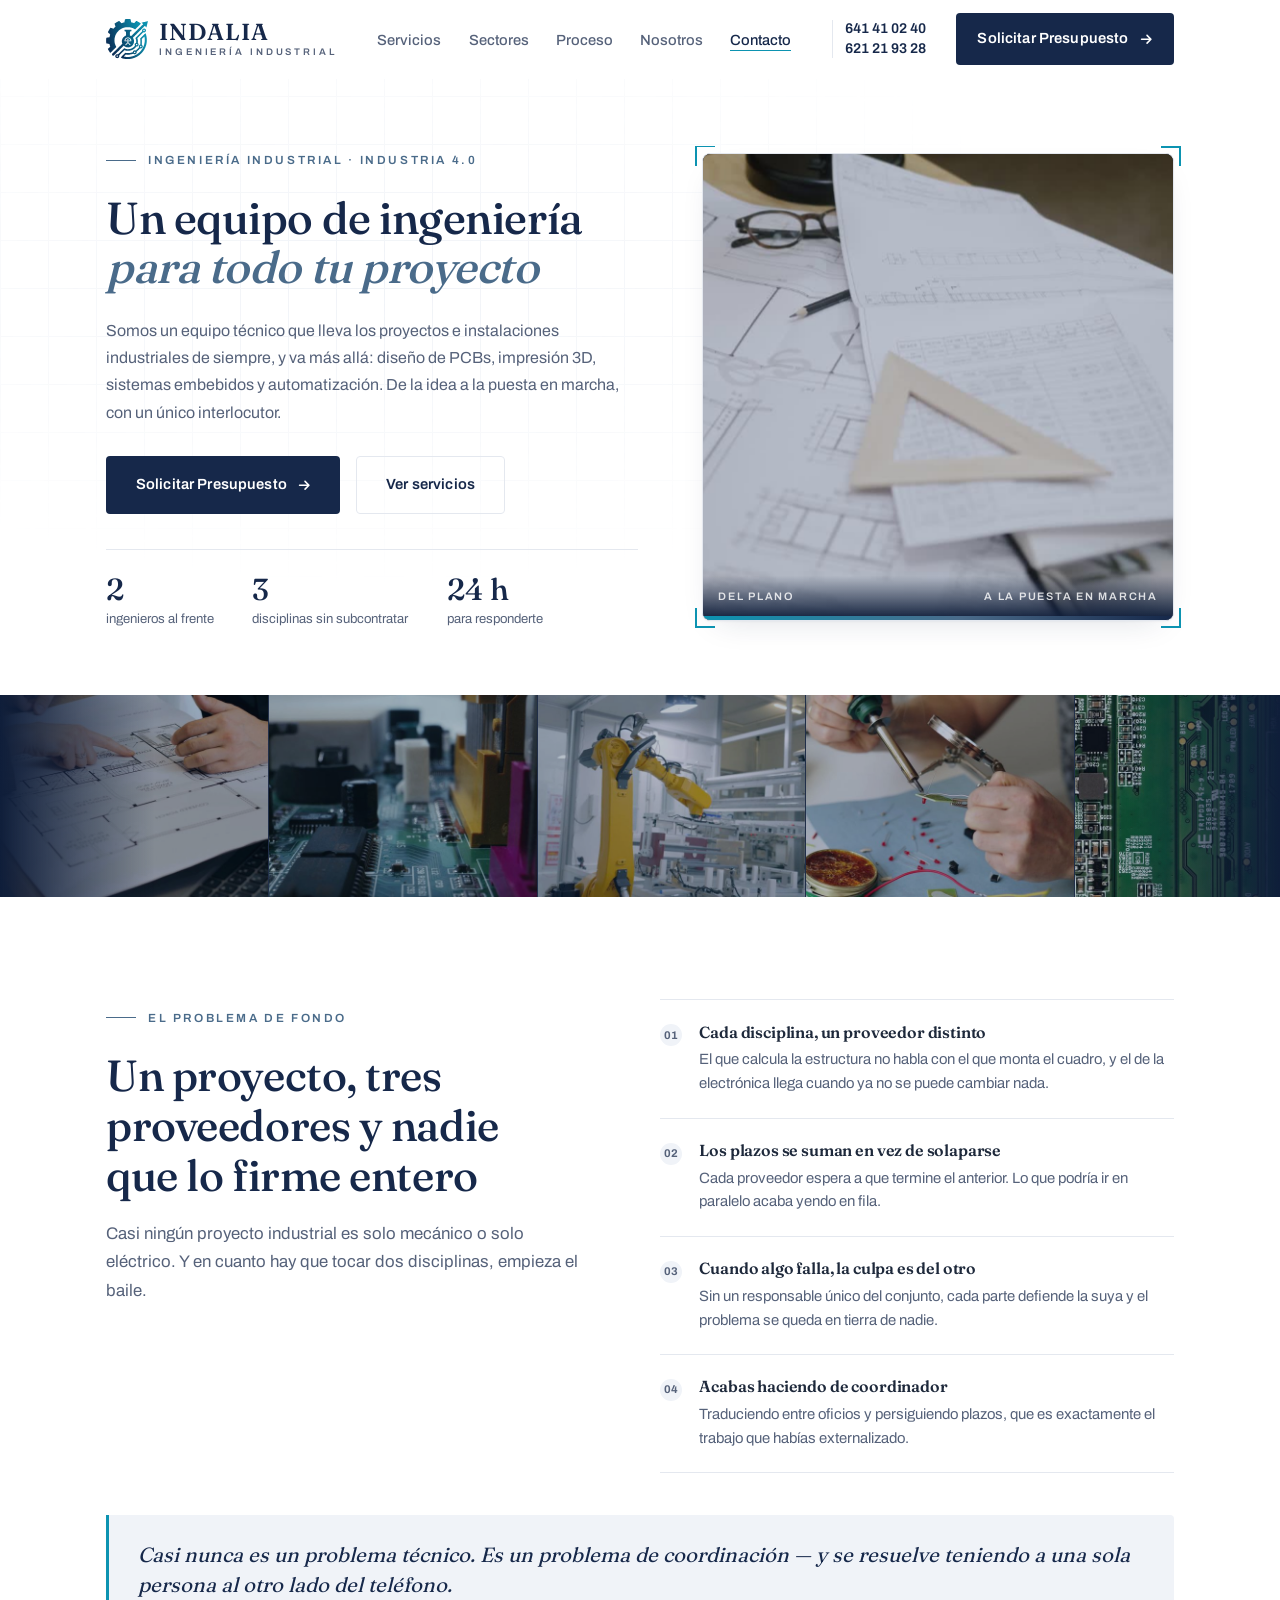
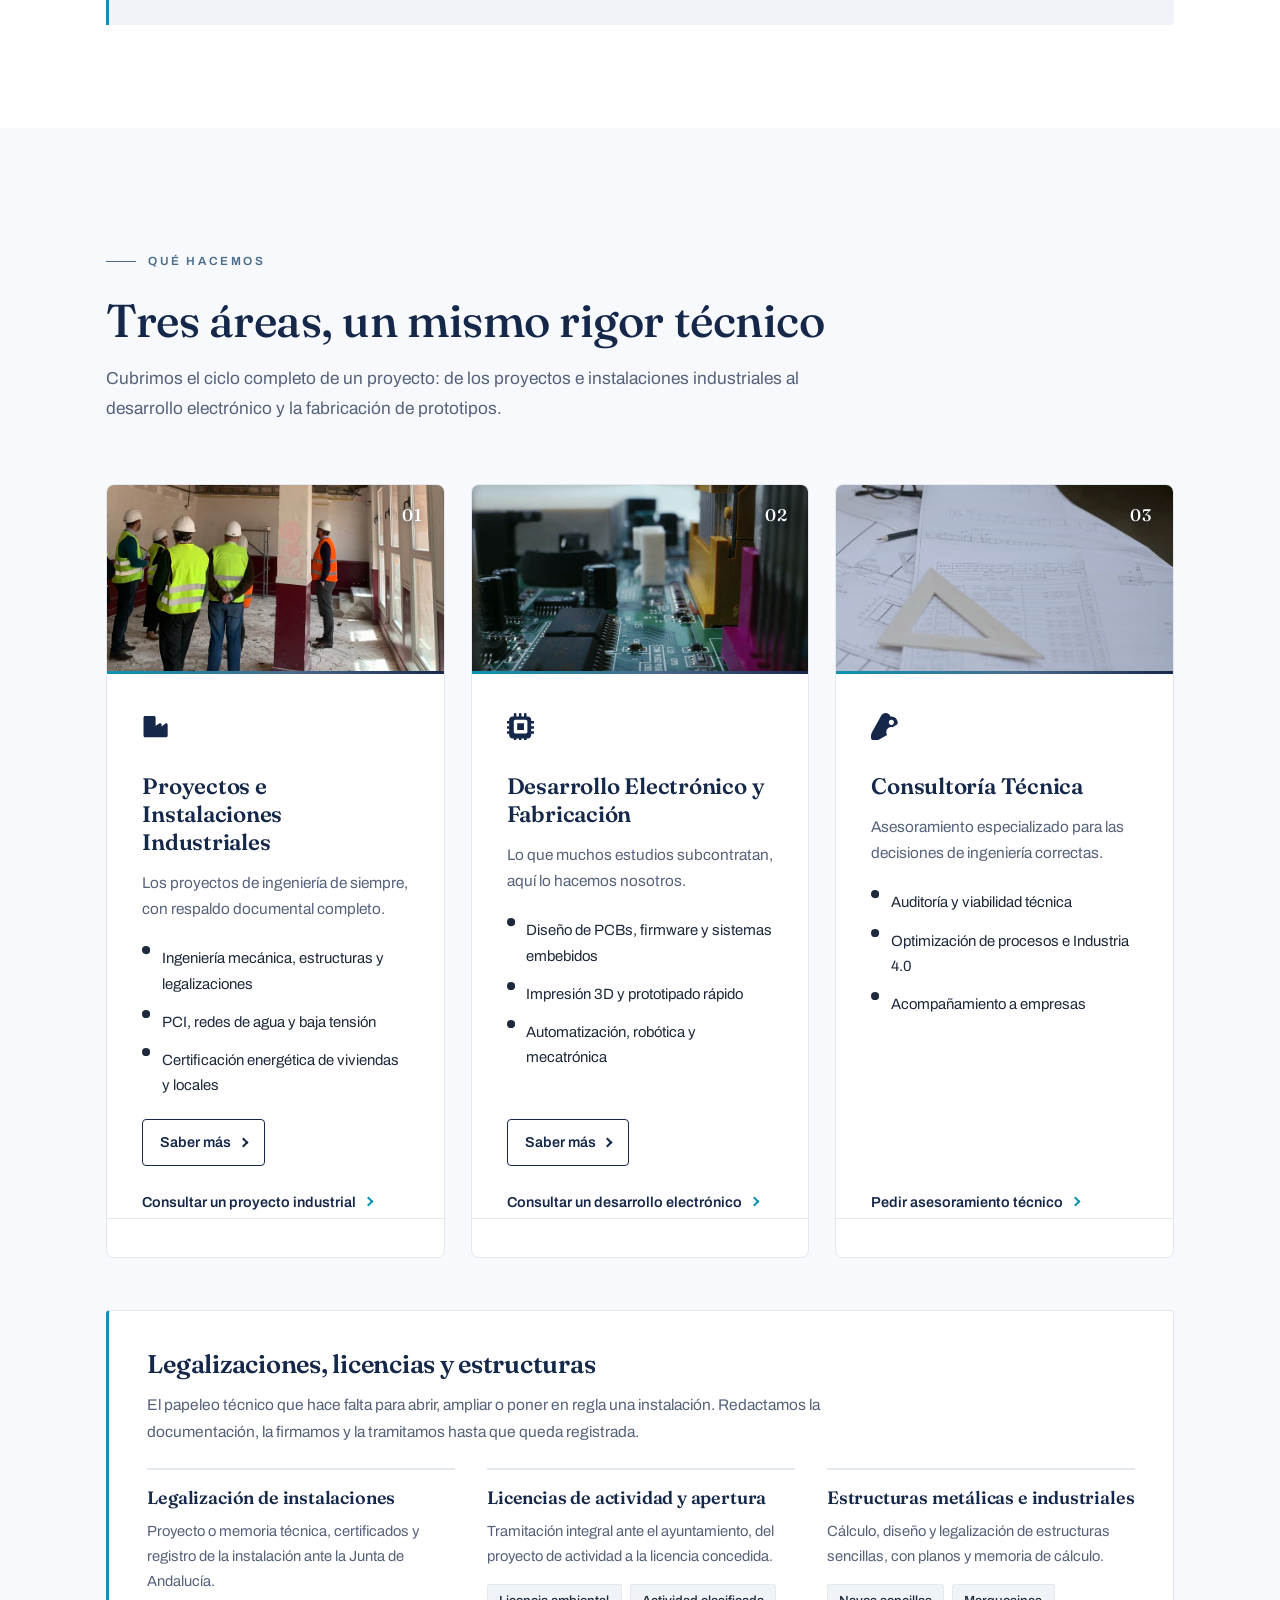
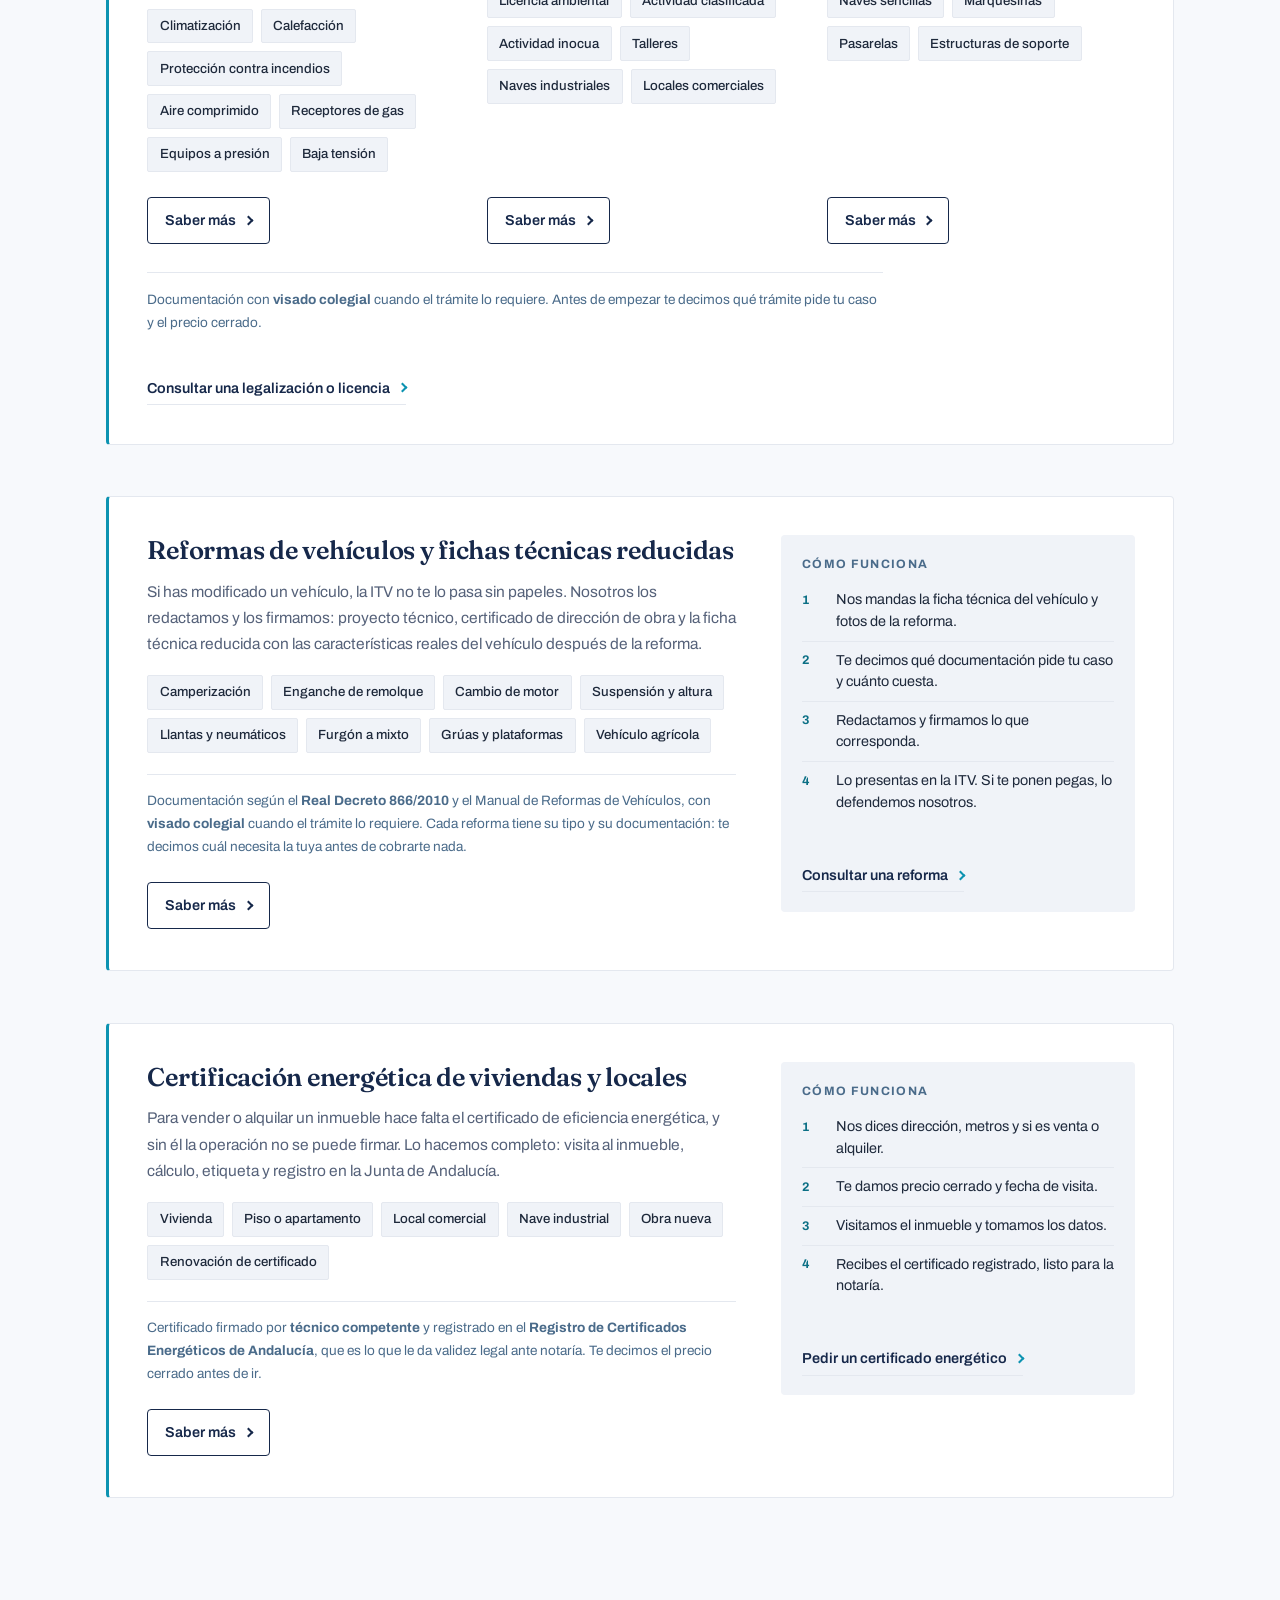
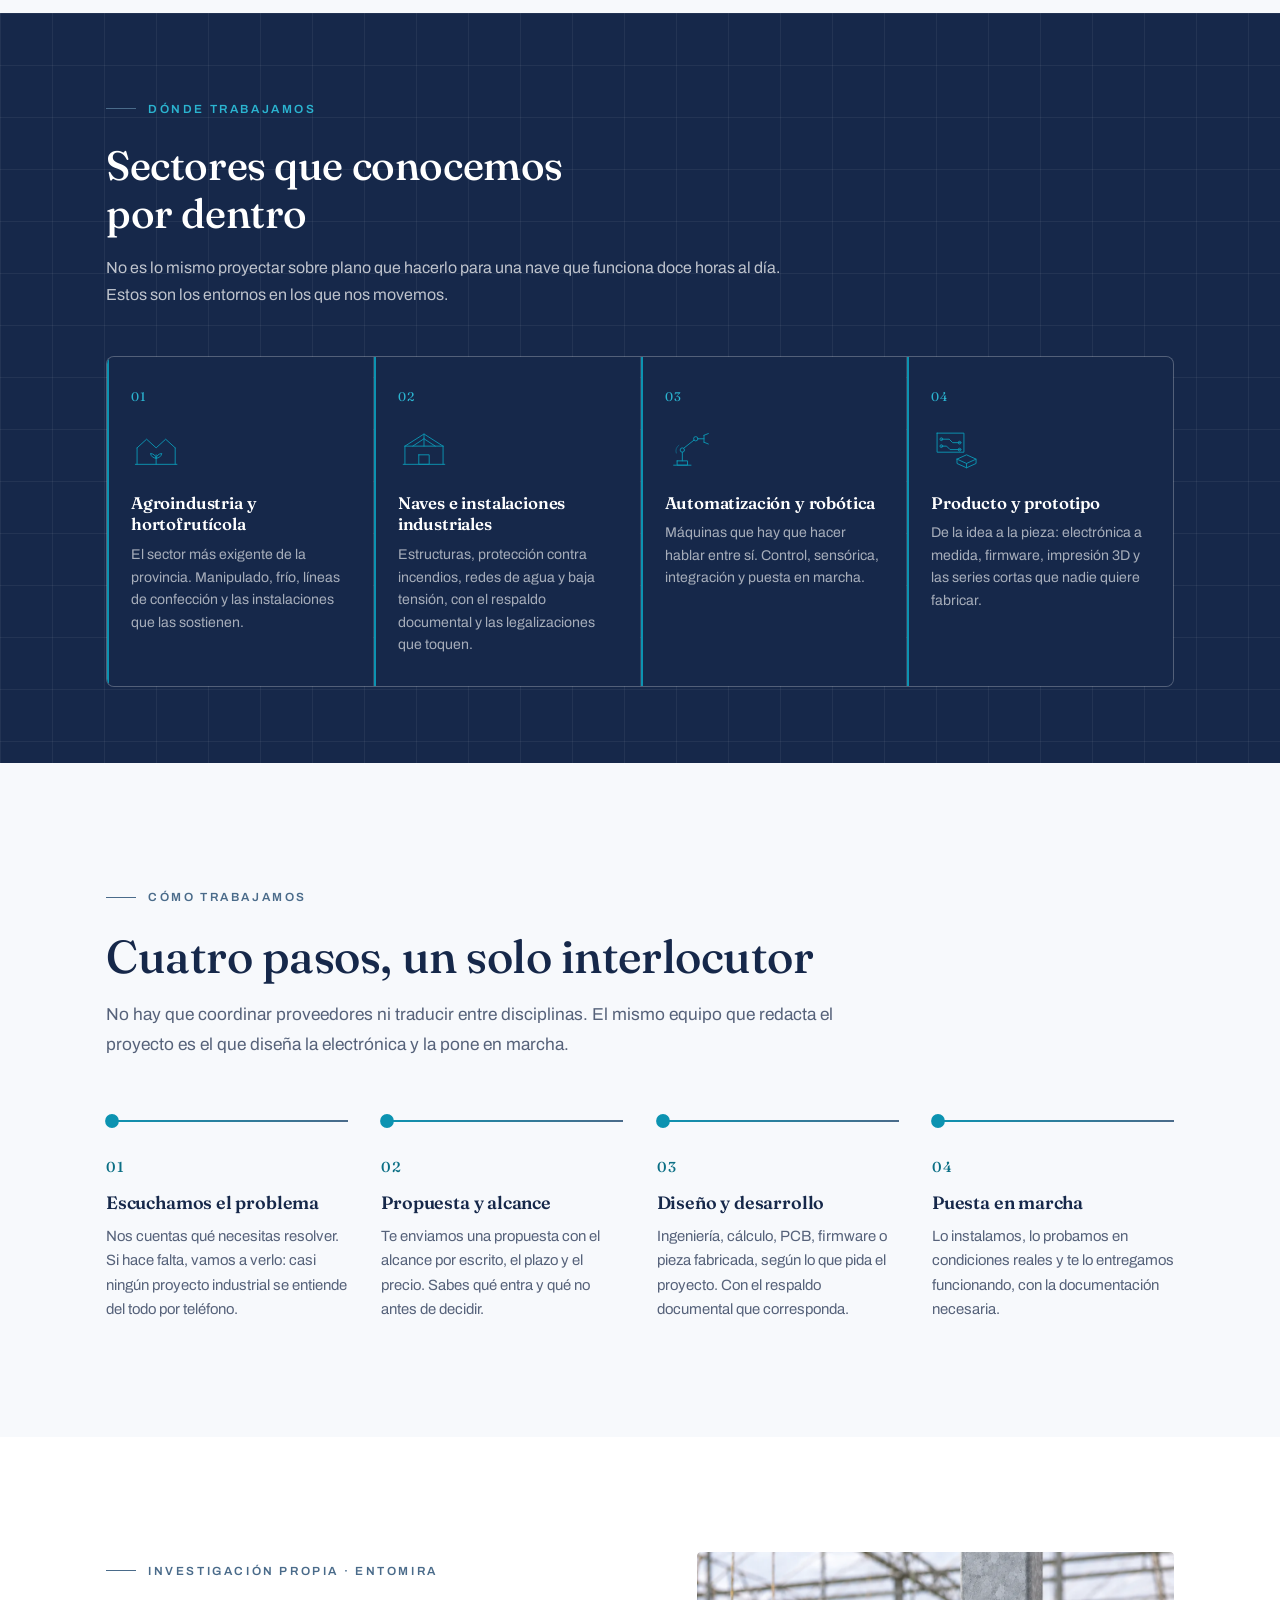
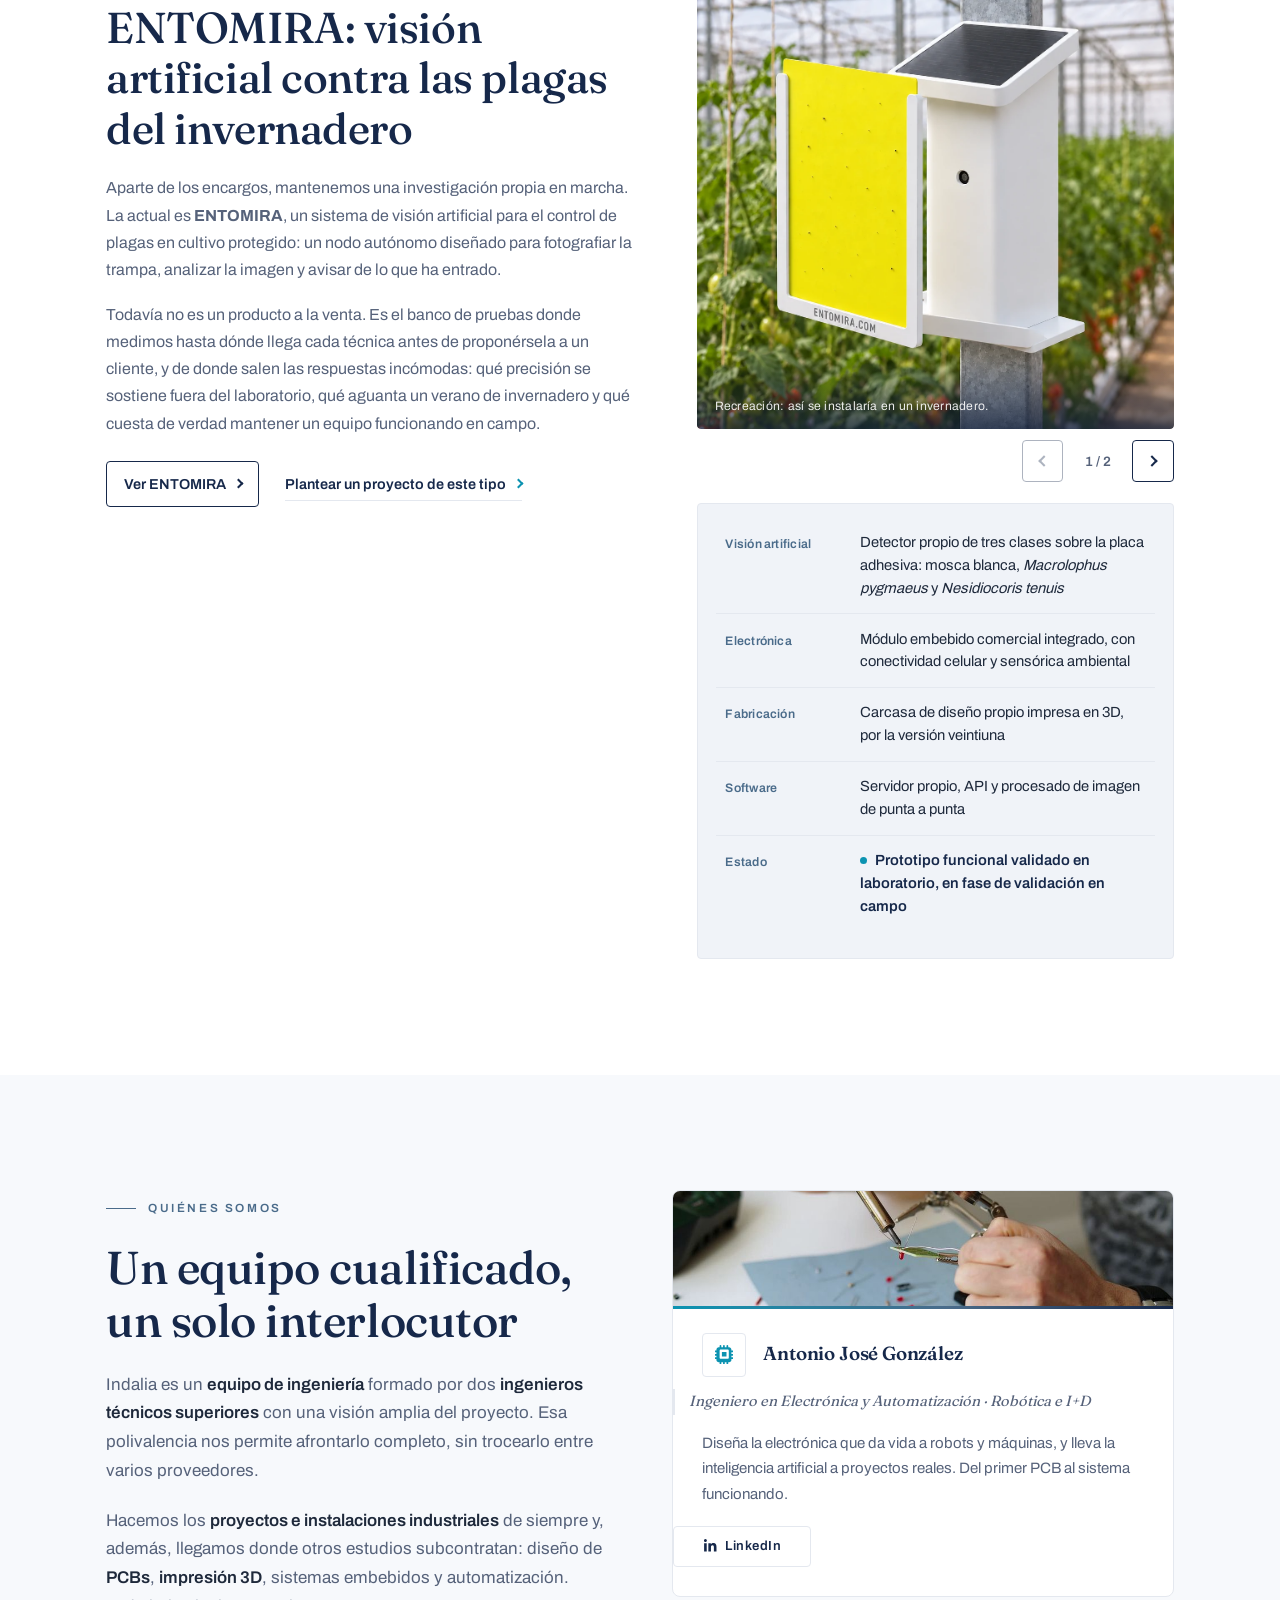
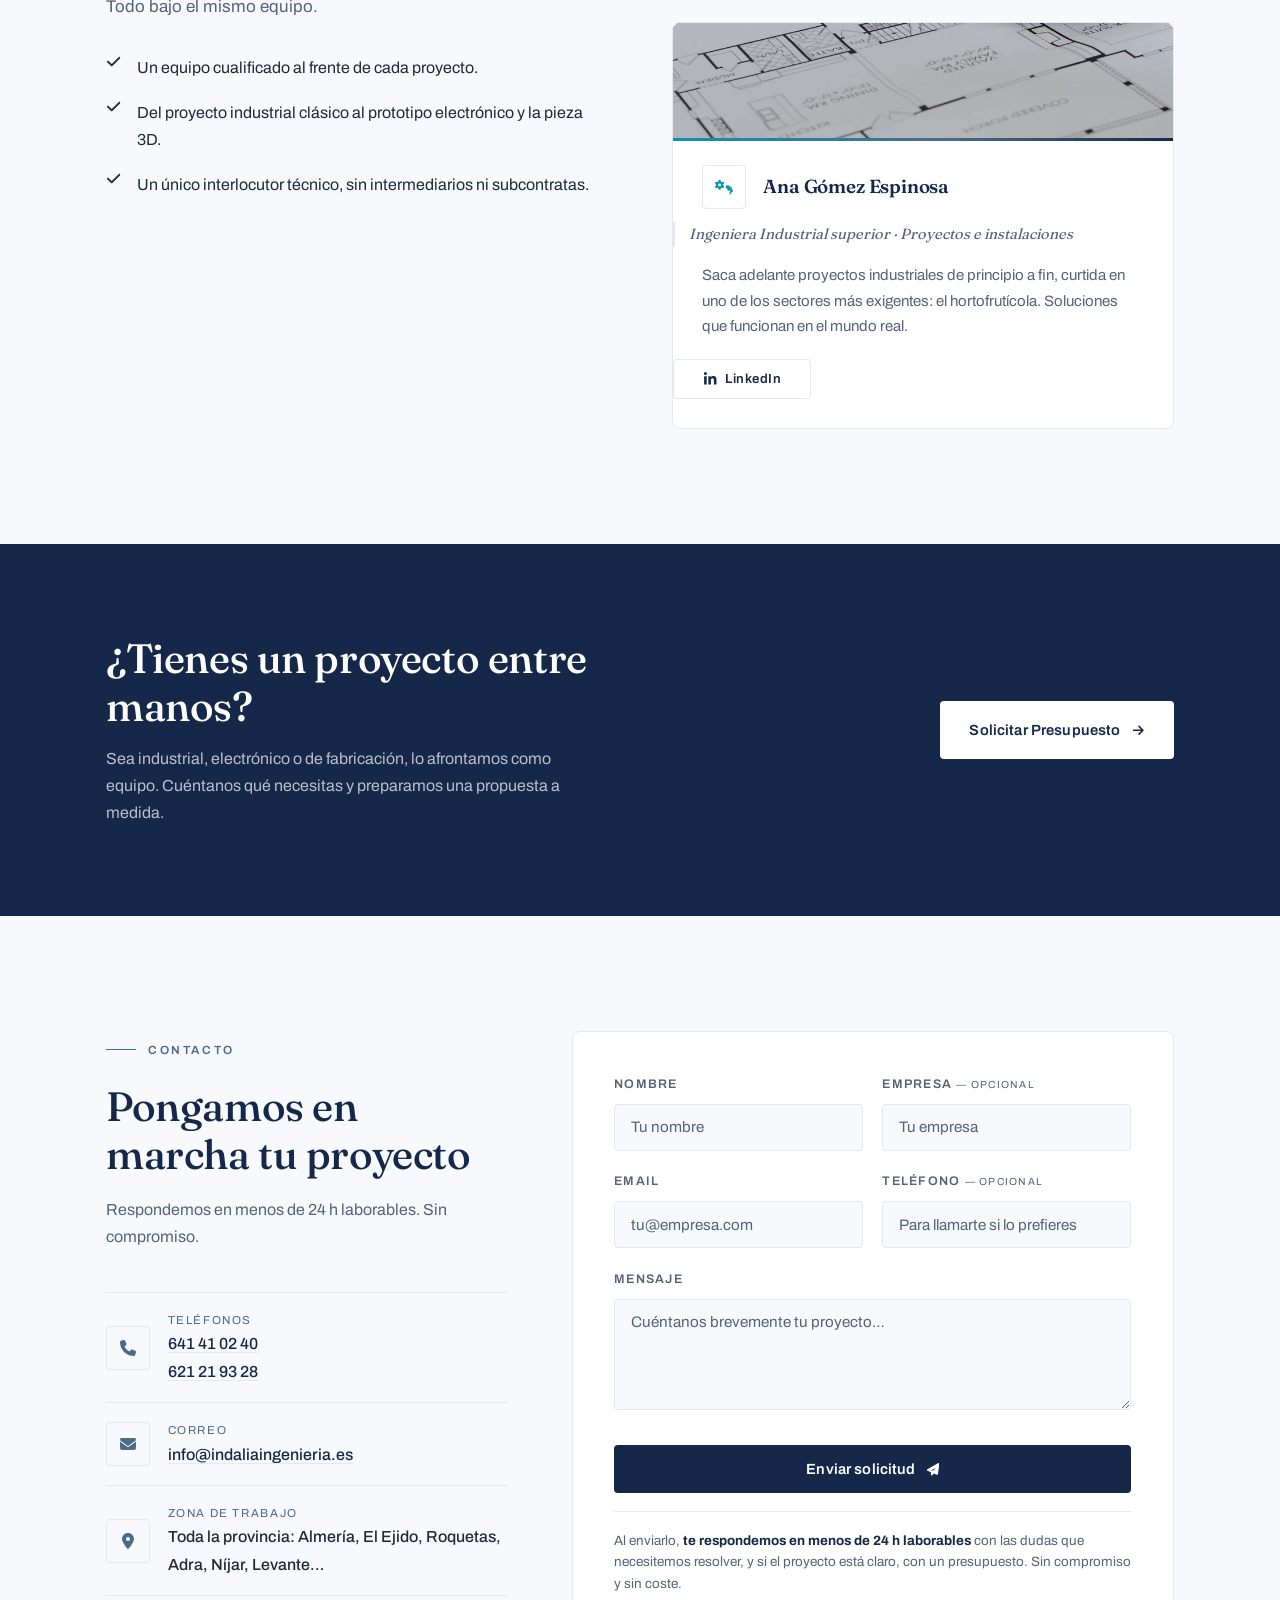
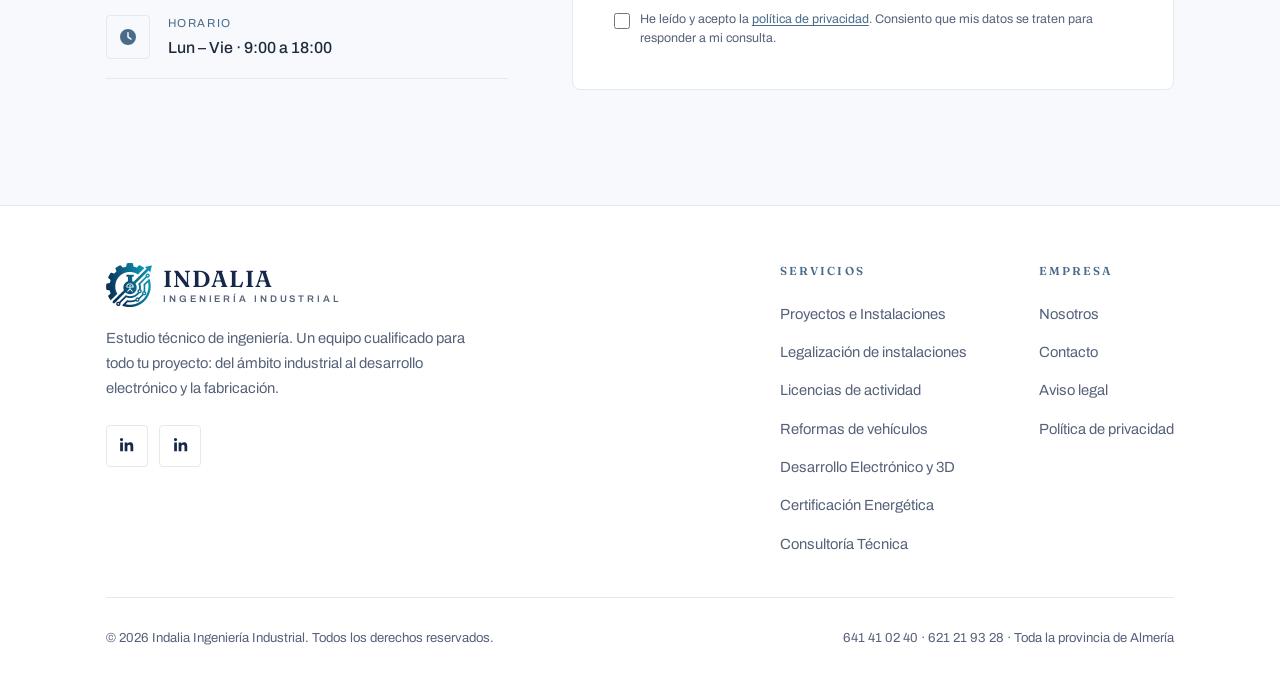
<file: index.html>
<!DOCTYPE html>
<html lang="es">
<head>
<meta charset="UTF-8">
<meta name="referrer" content="strict-origin-when-cross-origin">
<meta name="viewport" content="width=device-width, initial-scale=1.0">
<title>Ingeniería industrial en Almería y provincia | Indalia</title>
<meta name="description" content="Ingeniería industrial en toda la provincia: proyectos, legalización de instalaciones, licencias, reformas de vehículos, certificado energético y electrónica.">

<!-- ====== TIPOGRAFIAS AUTOALOJADAS (sin peticiones a terceros) ======
     Fraunces  : display serif elegante, carácter editorial
     Archivo   : sans-serif corporativa, limpia y madura            -->
<link rel="preload" href="fonts/v25-k3kPo8UDI-1M0wlSV9XAw6lQkqWY8Q82sLydOxI.woff2" as="font" type="font/woff2" crossorigin>
<link rel="stylesheet" href="fonts.css">

<!-- ====== IDENTIDAD DEL SITIO ====== -->
<link rel="canonical" href="https://indaliaingenieria.es/">
<meta name="theme-color" content="#16284A">
<meta name="author" content="Indalia Ingeniería Industrial">

<!-- ====== ICONOS ====== -->
<link rel="icon" type="image/svg+xml" href="favicon.svg">
<link rel="icon" href="favicon.ico" sizes="any">
<link rel="icon" type="image/png" sizes="32x32" href="iconos/icono-32.png">
<link rel="apple-touch-icon" sizes="180x180" href="iconos/icono-180.png">
<link rel="manifest" href="site.webmanifest">

<!-- ====== COMPARTIR EN REDES (Open Graph / Twitter) ====== -->
<meta property="og:type" content="website">
<meta property="og:locale" content="es_ES">
<meta property="og:site_name" content="Indalia Ingeniería Industrial">
<meta property="og:title" content="Ingeniería industrial en Almería y provincia | Indalia">
<meta property="og:description" content="Un equipo de ingeniería para todo tu proyecto: proyectos e instalaciones industriales, diseño de PCBs, impresión 3D y automatización. Un único interlocutor, de la idea a la puesta en marcha.">
<meta property="og:url" content="https://indaliaingenieria.es/">
<meta property="og:image" content="https://indaliaingenieria.es/og-indalia.jpg">
<meta property="og:image:width" content="1200">
<meta property="og:image:height" content="630">
<meta property="og:image:alt" content="Indalia Ingeniería Industrial">
<meta name="twitter:card" content="summary_large_image">
<meta name="twitter:title" content="Ingeniería industrial en Almería y provincia | Indalia">
<meta name="twitter:description" content="Proyectos e instalaciones industriales, desarrollo electrónico y fabricación. Un único interlocutor técnico.">
<meta name="twitter:image" content="https://indaliaingenieria.es/og-indalia.jpg">

<!-- ====== DATOS ESTRUCTURADOS (Google) ====== -->
<script type="application/ld+json">
{
  "@context": "https://schema.org",
  "@type": "ProfessionalService",
  "name": "Indalia Ingeniería Industrial",
  "description": "Estudio técnico de ingeniería para toda la provincia de Almería: proyectos e instalaciones industriales, desarrollo electrónico y fabricación, y consultoría técnica. Un único interlocutor, de la idea a la puesta en marcha.",
  "url": "https://indaliaingenieria.es/",
  "logo": "https://indaliaingenieria.es/logo.svg",
  "image": "https://indaliaingenieria.es/og-indalia.jpg",
  "email": "info@indaliaingenieria.es",
  "telephone": "+34641410240",
  "priceRange": "$$",
  "address": {
    "@type": "PostalAddress",
    "addressLocality": "Almería",
    "addressRegion": "Almería",
    "postalCode": "04006",
    "addressCountry": "ES"
  },
  "areaServed": [
    { "@type": "AdministrativeArea", "name": "Provincia de Almería" },
    { "@type": "City", "name": "Almería" },
    { "@type": "City", "name": "El Ejido" },
    { "@type": "City", "name": "Roquetas de Mar" },
    { "@type": "City", "name": "Adra" },
    { "@type": "City", "name": "Vícar" },
    { "@type": "City", "name": "La Mojonera" },
    { "@type": "City", "name": "Berja" },
    { "@type": "City", "name": "Níjar" },
    { "@type": "City", "name": "Huércal-Overa" },
    { "@type": "City", "name": "Vera" },
    { "@type": "AdministrativeArea", "name": "Andalucía" }
  ],
  "founder": [
    { "@type": "Person", "name": "Antonio José González", "jobTitle": "Ingeniero en Electrónica y Automatización", "sameAs": "https://www.linkedin.com/in/antojosegon/" },
    { "@type": "Person", "name": "Ana Gómez Espinosa", "jobTitle": "Ingeniera Industrial", "sameAs": "https://www.linkedin.com/in/ana-g%C3%B3mez-espinosa-4275841ba/" }
  ],
  "knowsAbout": ["Ingeniería industrial","Proyectos e instalaciones industriales","Diseño de PCB","Firmware","Sistemas embebidos","Impresión 3D","Prototipado rápido","Automatización","Robótica","Mecatrónica","Industria 4.0","Reformas de vehículos","Ficha técnica reducida","Homologación de vehículos","Visión artificial","Agricultura de precisión","Internet de las cosas","Legalizaciones","Protección contra incendios","Baja tensión","Climatización","Calefacción","Aire comprimido","Instalaciones receptoras de gas","Equipos a presión","Licencias de actividad","Licencias de apertura","Licencia ambiental","Estructuras metálicas","Naves industriales","Certificación energética","Certificado de eficiencia energética","Eficiencia energética de edificios"],
  "hasOfferCatalog": {
    "@type": "OfferCatalog",
    "name": "Servicios de ingeniería",
    "itemListElement": [
      { "@type": "Offer", "itemOffered": { "@type": "Service", "name": "Proyectos e Instalaciones Industriales", "description": "Ingeniería mecánica, estructuras y legalizaciones. PCI, redes de agua y baja tensión." } },
      { "@type": "Offer", "itemOffered": { "@type": "Service", "name": "Desarrollo Electrónico y Fabricación", "description": "Diseño de PCBs, firmware y sistemas embebidos. Impresión 3D y prototipado rápido. Automatización, robótica y mecatrónica." } },
      { "@type": "Offer", "itemOffered": { "@type": "Service", "name": "Legalización de Instalaciones", "description": "Legalización de instalaciones de climatización, calefacción, protección contra incendios (PCI), aire comprimido, receptores de gas, equipos a presión e instalaciones eléctricas de baja tensión." } },
      { "@type": "Offer", "itemOffered": { "@type": "Service", "name": "Licencias de Actividad y Apertura", "description": "Tramitación integral de licencias ambientales, de actividad clasificada o inocua para talleres, naves industriales y locales comerciales." } },
      { "@type": "Offer", "itemOffered": { "@type": "Service", "name": "Estructuras Metálicas e Industriales", "description": "Cálculo, diseño y legalización de naves sencillas, marquesinas, pasarelas y estructuras de soporte." } },
      { "@type": "Offer", "itemOffered": { "@type": "Service", "name": "Reformas de Vehículos y Fichas Técnicas Reducidas", "description": "Proyecto técnico, certificado de dirección de obra y ficha técnica reducida para legalizar reformas de vehículos en la ITV, según el Real Decreto 866/2010. Camperizaciones, enganches, cambio de motor, suspensión, llantas y vehículo agrícola." } },
      { "@type": "Offer", "itemOffered": { "@type": "Service", "name": "Certificación Energética de Viviendas y Locales", "description": "Certificado de eficiencia energética para vender o alquilar una vivienda, local o nave. Incluye visita, cálculo y registro en el Registro de Certificados Energéticos de Andalucía." } },
      { "@type": "Offer", "itemOffered": { "@type": "Service", "name": "Consultoría Técnica", "description": "Auditoría y viabilidad técnica. Optimización de procesos e Industria 4.0. Acompañamiento a empresas." } }
    ]
  },
  "openingHoursSpecification": {
    "@type": "OpeningHoursSpecification",
    "dayOfWeek": ["Monday","Tuesday","Wednesday","Thursday","Friday"],
    "opens": "09:00", "closes": "18:00"
  },
  "contactPoint": {
    "@type": "ContactPoint",
    "contactType": "presupuestos",
    "email": "info@indaliaingenieria.es",
    "telephone": "+34641410240",
    "availableLanguage": ["es"],
    "areaServed": "Provincia de Almería"
  }
}
</script>



<style>
/* =================================================================
   VARIABLES · Paleta corporativa premium (LIGHT MODE)
   ================================================================= */
:root{
  --navy:        #16284A;   /* Azul marino profundo · principal      */
  --navy-deep:   #0F1E3A;   /* Variante más oscura para hovers       */
  --steel:       #4A6B8A;   /* Azul acero · acentos                  */
  --steel-soft:  #7C93AB;   /* Acero suave · detalles                */
  --cian:        #0C93B1;   /* Cian · acento, del logotipo           */
  --cian-deep:   #18859C;   /* Cian oscuro · hovers del acento       */
  --cian-txt:    #0B6F85;   /* Cian legible · texto pequeño en claro */
  --cian-claro:  #2BB4D0;   /* Cian claro · texto pequeño en marino  */
  --slate:       #1E293B;   /* Gris pizarra · tipografía base        */
  --slate-soft:  #56627A;   /* Texto secundario                      */
  --line:        #E4E8EF;   /* Líneas y bordes sutiles               */
  --line-soft:   #EEF1F6;   /* Divisores muy suaves                  */
  --paper:       #FFFFFF;   /* Blanco puro · fondo principal         */
  --paper-2:     #F7F9FC;   /* Gris muy suave · secciones alternas   */
  --paper-3:     #F0F3F8;   /* Contenedores / plano técnico          */

  --radio:       4px;       /* esquinas sobrias                      */
  --radio-lg:    8px;
  --sombra:      0 1px 2px rgba(22,40,74,.04), 0 12px 32px -16px rgba(22,40,74,.18);
  --sombra-soft: 0 1px 3px rgba(22,40,74,.05);
  --max:         1180px;
  --t:           .4s cubic-bezier(.22,1,.36,1);
}

/* =================================================================
   RESET
   ================================================================= */
*,*::before,*::after{ box-sizing:border-box; margin:0; padding:0; }
html{ scroll-behavior:smooth; -webkit-text-size-adjust:100%; }
body{
  font-family:'Archivo', system-ui, sans-serif;
  background:var(--paper);
  color:var(--slate);
  line-height:1.7;
  font-size:16px;
  overflow-x:clip;
  -webkit-font-smoothing:antialiased;
}
a{ color:inherit; text-decoration:none; }
img{ max-width:100%; display:block; }
ul{ list-style:none; }
h1,h2,h3,h4{ font-family:'Fraunces', Georgia, serif; font-weight:500; letter-spacing:-.01em; color:var(--navy); }

/* =================================================================
   ICONOS SVG (reemplazan a Font Awesome · funcionan sin conexión)
   Heredan el color via currentColor; el tamaño se fija por contexto.
   ================================================================= */
.fa-svg{ width:1em; height:1em; display:inline-block; vertical-align:-.125em; flex-shrink:0; }
/* botones: icono flecha/avión */
.btn .fa-svg{ width:.85em; height:.85em; }
/* kicker no usa svg */
/* check de la lista de valores */
.value-list .fa-svg{ width:.95em; height:.95em; }
/* viñetas de servicios (círculo pequeño) */
.card ul li .fa-svg{ width:.55em; height:.55em; }
/* icono grande de cabecera de tarjeta de servicio */
.card-icon .fa-svg{ width:1.7rem; height:1.7rem; }
/* num tarjeta fundador / icono */
.founder .mono-num .fa-svg{ width:1.15rem; height:1.15rem; }
/* iconos de contacto */
.contact-item .ci-icon .fa-svg{ width:1rem; height:1rem; }
/* redes del footer */
.socials .fa-svg{ width:.95rem; height:.95rem; }
/* hamburguesa */
.burger .fa-svg{ width:1.25rem; height:1.25rem; }
/* check de éxito del formulario */
.form-success .fa-svg{ width:1em; height:1em; }

/* =================================================================
   BARRA DE ACCIÓN FIJA · solo móvil
   En el móvil la llamada a la acción desaparece al hacer scroll.
   Esta barra la mantiene siempre a un toque.
   ================================================================= */
.nav-telefonos{
  display:flex; flex-direction:column; gap:.1rem; flex:0 0 auto;
  padding-left:.75rem; border-left:1px solid var(--line);
}
.nav-telefonos a{
  color:var(--navy); text-decoration:none; white-space:nowrap;
  font-size:.88rem; font-weight:600; line-height:1.3; font-variant-numeric:tabular-nums;
}
.nav-telefonos a:hover{ color:var(--cian-txt); }
.nav-telefonos a:focus-visible{ outline:2px solid var(--cian); outline-offset:2px; }
.barra-accion .ba-secundaria svg{ width:.9em; height:.9em; }

.barra-accion{
  display:none;
  position:fixed; left:0; right:0; bottom:0; z-index:90;
  background:rgba(255,255,255,.96);
  backdrop-filter:blur(10px); -webkit-backdrop-filter:blur(10px);
  border-top:1px solid var(--line);
  padding:.7rem clamp(14px,4vw,20px);
  padding-bottom:calc(.7rem + env(safe-area-inset-bottom,0px));
  gap:.6rem;
  box-shadow:0 -6px 24px -18px rgba(22,40,74,.5);
}
.barra-accion a{
  flex:1; display:inline-flex; align-items:center; justify-content:center; gap:.5rem;
  padding:.85rem .9rem; border-radius:var(--radio);
  font-size:.92rem; font-weight:600; text-decoration:none;
  border:1px solid transparent; white-space:nowrap;
}
.barra-accion .ba-principal{ background:var(--navy); color:#fff; }
.barra-accion .ba-secundaria{ background:#fff; color:var(--navy); border-color:var(--campo-borde,#D7DEE9); flex:0 0 auto; padding-inline:.95rem; }
.barra-accion a{ min-width:0; }   /* red de seguridad: que puedan encogerse en pantallas muy estrechas */
@media (max-width:860px){
  .barra-accion{ display:flex; }
  body{ padding-bottom:5rem; }   /* para que la barra no tape el pie */
}

/* =================================================================
   MOVIMIENTO
   ================================================================= */

/* Parallax de la lámina del hero */
.hero-lamina figure img{ will-change:transform; }

/* Cifras: alineadas para que no bailen al contar */
.hero-meta div .big{ font-variant-numeric:tabular-nums; }

/* --- Banda de imágenes en movimiento continuo --- */
.banda{ overflow:hidden; background:var(--navy-deep); padding-block:0; position:relative; }
.banda::before, .banda::after{
  content:""; position:absolute; top:0; bottom:0; width:12%; z-index:2; pointer-events:none;
}
.banda::before{ left:0; background:linear-gradient(90deg, var(--navy-deep), transparent); }
.banda::after{ right:0; background:linear-gradient(270deg, var(--navy-deep), transparent); }
.banda-pista{ display:flex; width:max-content; animation:desfile 46s linear infinite; }
.banda:hover .banda-pista{ animation-play-state:paused; }
.banda figure{
  margin:0; width:clamp(190px, 21vw, 290px); aspect-ratio:4/3; flex:0 0 auto;
  overflow:hidden; border-right:1px solid rgba(255,255,255,.08);
}
.banda img{
  width:100%; height:100%; object-fit:cover; display:block;
  opacity:.72; transition:opacity .5s ease, transform .9s cubic-bezier(.22,1,.36,1);
}
.banda figure:hover img{ opacity:1; transform:scale(1.07); }
@keyframes desfile{ from{transform:translate3d(0,0,0)} to{transform:translate3d(-50%,0,0)} }

/* --- Ilustraciones de sector que se dibujan solas --- */
.sector-ilus{ width:52px; height:52px; color:var(--cian); margin-bottom:1.2rem; }
.sector-ilus svg{ width:100%; height:100%; display:block; }
.anim .sector-ilus svg :is(path,rect,circle){
  stroke-dasharray:var(--largo,260); stroke-dashoffset:var(--largo,260);
}
.anim .sector.in .sector-ilus svg :is(path,rect,circle){
  animation:trazar 1.25s cubic-bezier(.4,0,.2,1) forwards;
  animation-delay:calc(var(--i,0) * 90ms + var(--s,0) * 150ms);
}
@keyframes trazar{ to{ stroke-dashoffset:0; } }

/* --- El acento sube de intensidad al entrar --- */
.sector{ position:relative; }
.sector::after{
  content:""; position:absolute; left:0; top:0; width:2px; height:100%;
  background:var(--cian); transform:scaleY(0); transform-origin:top;
  transition:transform .7s cubic-bezier(.22,1,.36,1);
}
.anim .sector.in::after{ transform:scaleY(1); }

@media (prefers-reduced-motion:reduce){
  .banda-pista{ animation:none; }
  .anim .sector-ilus svg :is(path,rect,circle){ stroke-dasharray:none; stroke-dashoffset:0; animation:none; }
  .anim .sector::after{ transform:scaleY(1); transition:none; }
}
/* Red de seguridad: al imprimir, y si el observador nunca dispara, el
   dibujo aparece entero. Ninguna ilustracion puede quedarse invisible
   esperando a una animacion. */
@media print{
  .anim .sector-ilus svg :is(path,rect,circle){ stroke-dasharray:none!important; stroke-dashoffset:0!important; }
  .anim .sector::after{ transform:scaleY(1)!important; }
  .banda-pista{ animation:none!important; }
}

/* Accesibilidad: foco visible en todo lo navegable */
:where(a, button, input, textarea, select, [tabindex]):focus-visible{
  outline:2px solid var(--cian);
  outline-offset:3px;
  border-radius:2px;
}
/* Enlace de salto: oculto hasta que se tabula */
.skip{
  position:absolute; left:50%; transform:translateX(-50%) translateY(-120%);
  z-index:200; background:var(--navy); color:#fff;
  padding:.8rem 1.4rem; border-radius:0 0 var(--radio) var(--radio);
  font-size:.9rem; font-weight:600; text-decoration:none;
  transition:transform var(--t);
}
.skip:focus{ transform:translateX(-50%) translateY(0); }

/* Contenedor estándar */
.wrap{
  width:100%;
  max-width:var(--max);
  margin-inline:auto;
  padding-inline:clamp(22px, 5vw, 56px);
}

/* "Kicker" sobrio en mayúsculas finas */
.kicker{
  font-family:'Archivo',sans-serif;
  font-size:.74rem;
  font-weight:600;
  letter-spacing:.22em;
  text-transform:uppercase;
  color:var(--steel);
  display:inline-flex;
  align-items:center;
  gap:.75rem;
  margin-bottom:1.4rem;
}
.kicker::before{ content:""; width:30px; height:1px; background:var(--steel); }

/* =================================================================
   BOTONES · planos, corporativos
   ================================================================= */
.btn{
  display:inline-flex;
  align-items:center;
  gap:.7rem;
  padding:.95rem 1.8rem;
  border-radius:var(--radio);
  font-family:'Archivo',sans-serif;
  font-weight:600;
  font-size:.92rem;
  letter-spacing:.01em;
  cursor:pointer;
  border:1px solid transparent;
  transition:var(--t);
  white-space:nowrap;
}
.btn-primary{ background:var(--navy); color:#fff; }
.btn-primary:hover{
  background:var(--navy-deep);
  transform:translateY(-2px);
  box-shadow:0 14px 28px -14px rgba(22,40,74,.55);
}
.btn-primary i{ font-size:.8rem; transition:transform var(--t); }
.btn-primary:hover i{ transform:translateX(4px); }

.btn-outline{ background:transparent; color:var(--navy); border-color:var(--line); }
.btn-outline:hover{ border-color:var(--navy); transform:translateY(-2px); }

/* =================================================================
   HEADER STICKY
   ================================================================= */
header{
  position:fixed; inset:0 0 auto 0;
  z-index:100;
  background:rgba(255,255,255,.7);
  backdrop-filter:blur(12px);
  -webkit-backdrop-filter:blur(12px);
  border-bottom:1px solid transparent;
  transition:var(--t);
}
header.scrolled{
  background:rgba(255,255,255,.92);
  border-bottom:1px solid var(--line);
  box-shadow:var(--sombra-soft);
}
.nav{ display:flex; align-items:center; justify-content:space-between; height:78px; }

/* LOGO · isotipo (imagen) + texto plano */
.logo{ display:flex; align-items:center; gap:.7rem; line-height:1; }
.logo .iso{
  width:42px; height:42px; flex-shrink:0;
  object-fit:contain;
  transition:var(--t);
}
.logo:hover .iso{ transform:rotate(-4deg) scale(1.04); }
.logo{ flex-shrink:0; }
.logo .logo-txt{ display:flex; flex-direction:column; white-space:nowrap; }
.logo .name{
  font-family:'Fraunces',serif;
  font-weight:600;
  font-size:1.45rem;
  letter-spacing:.04em;
  color:var(--navy);
}
.logo .sub{
  font-family:'Archivo',sans-serif;
  font-size:.6rem;
  font-weight:600;
  letter-spacing:.3em;
  text-transform:uppercase;
  color:var(--slate-soft);
  margin-top:.3rem;
}
/* footer: isotipo algo mayor */
.footer-brand .logo .iso{ width:46px; height:46px; }
nav ul.menu{ display:flex; gap:.3rem; align-items:center; }
nav ul.menu a{
  font-size:.92rem; font-weight:500;
  padding:.55rem .7rem;
  white-space:nowrap;
  color:var(--slate-soft);
  position:relative;
  transition:var(--t);
}
nav ul.menu a::after{
  content:""; position:absolute;
  left:.7rem; right:.7rem; bottom:.35rem; height:1px;
  background:var(--navy);
  transform:scaleX(0); transform-origin:left;
  transition:transform var(--t);
}
nav ul.menu a:hover{ color:var(--navy); }
nav ul.menu a:hover::after{ transform:scaleX(1); }

.nav-actions{ display:flex; align-items:center; gap:.8rem; flex-shrink:0; }
.nav-actions .btn{ padding:.8rem 1.3rem; }
.burger{
  display:none; background:none; border:none; cursor:pointer;
  width:42px; height:42px; color:var(--navy); font-size:1.25rem;
}

/* =================================================================
   HERO · claro, espacioso, con plano técnico CAD minimalista
   ================================================================= */
.hero{ padding-top:78px; background:var(--paper); position:relative; overflow:hidden; }
/* Retícula de plano técnico, muy tenue */
.hero::before{
  content:""; position:absolute; inset:0; pointer-events:none;
  background-image:
    linear-gradient(to right, var(--line-soft) 1px, transparent 1px),
    linear-gradient(to bottom, var(--line-soft) 1px, transparent 1px);
  background-size:48px 48px;
  -webkit-mask-image:radial-gradient(ellipse 70% 60% at 30% 40%, #000 0%, transparent 75%);
          mask-image:radial-gradient(ellipse 70% 60% at 30% 40%, #000 0%, transparent 75%);
  opacity:.9;
}
.hero .wrap{
  padding-block:clamp(2.6rem, 5vw, 5rem);
  display:grid; grid-template-columns:1.06fr .94fr;
  gap:clamp(2.5rem, 5vw, 4.5rem); align-items:center;
  position:relative; z-index:1;
}
.hero-copy{ max-width:34rem; min-width:0; }

/* Los hijos de grid y flex NO se encogen por debajo de su contenido
   salvo que se les diga. Con una imagen dentro, el ancho intrinseco
   (1100px) desborda la pantalla en movil. */
.hero-copy, .hero-lamina, .card, .paso{ min-width:0; }
img{ max-width:100%; height:auto; }
.card-media img, .hero-lamina img{ height:100%; }

/* Lámina: la imagen enmarcada como una hoja de plano */
.hero-lamina{ position:relative; }
.hero-lamina figure{
  margin:0; position:relative; overflow:hidden;
  border:1px solid var(--line); border-radius:var(--radio-lg);
  background:var(--navy-deep); box-shadow:var(--sombra);
  /* Altura atada a la ventana: en portatiles bajos encoge en vez de
     desbordar. El recorte lo resuelve object-fit:cover. */
  height:clamp(300px, 52vh, 560px);
}
.hero-lamina img,
.hero-lamina video{ width:100%; height:100%; object-fit:cover; display:block; }
/* El video es decorativo: si el navegador no lo reproduce queda el
   poster, que es un fotograma del propio video. */
.lamina-video{ background:var(--navy-deep); }
.hero-lamina figure::after{
  content:""; position:absolute; inset:auto 0 0 0; height:4px;
  background:linear-gradient(90deg, var(--cian) 0%, var(--steel) 55%, var(--navy) 100%);
}
/* Marcas de esquina, convención de delineación */
.hero-lamina .esquina{ position:absolute; width:20px; height:20px; pointer-events:none; z-index:2; }
.hero-lamina .esquina::before,
.hero-lamina .esquina::after{ content:""; position:absolute; background:var(--cian); }
.hero-lamina .esquina::before{ width:100%; height:1.5px; top:0; left:0; }
.hero-lamina .esquina::after{ width:1.5px; height:100%; top:0; left:0; }
.hero-lamina .e1{ top:-7px; left:-7px; }
.hero-lamina .e2{ top:-7px; right:-7px; transform:scaleX(-1); }
.hero-lamina .e3{ bottom:-7px; left:-7px; transform:scaleY(-1); }
.hero-lamina .e4{ bottom:-7px; right:-7px; transform:scale(-1); }

/* Cajetín inferior, como la carátula de un plano */
.hero-lamina figcaption{
  position:absolute; left:0; right:0; bottom:4px; z-index:2;
  display:flex; justify-content:space-between; align-items:center; gap:1rem;
  padding:.65rem .95rem;
  background:linear-gradient(to top, rgba(15,30,58,.92), rgba(15,30,58,0));
  font-size:.68rem; font-weight:600; letter-spacing:.16em; text-transform:uppercase;
  color:rgba(255,255,255,.82);
}

/* Portatiles de poca altura: el hero no debe desbordar la pantalla */
@media (min-width:901px) and (max-height:820px){
  .hero .wrap{ padding-block:2.2rem; }
  .hero-lamina figure{ height:clamp(280px, 48vh, 460px); }
  .hero h1{ font-size:clamp(2rem, 3vw, 2.9rem); }
}

@media (max-width:900px){
  .hero .wrap{ grid-template-columns:1fr; gap:3rem; }
  .hero-copy{ max-width:46rem; }
  .hero-lamina figure{ height:clamp(220px, 34vh, 320px); }
  .hero::before{ -webkit-mask-image:radial-gradient(ellipse 90% 40% at 50% 25%, #000 0%, transparent 80%);
                         mask-image:radial-gradient(ellipse 90% 40% at 50% 25%, #000 0%, transparent 80%); }
}
.hero h1{
  text-wrap:balance;
  font-size:clamp(2.1rem, 3.5vw, 3.5rem);
  line-height:1.1;
  font-weight:500;
  margin-bottom:1.6rem;
}
.hero h1 em{ font-style:italic; color:var(--steel); }
.hero p.lead{
  font-size:clamp(1rem, 1.15vw, 1.1rem);
  color:var(--slate-soft);
  max-width:40rem;
  margin-bottom:1.9rem;
}
.hero-cta{ display:flex; gap:1rem; flex-wrap:wrap; }

.hero-meta{
  display:flex; gap:clamp(1.6rem, 3vw, 3rem); margin-top:2.2rem;
  padding-top:1.5rem; border-top:1px solid var(--line);
  flex-wrap:wrap;
}
.hero-meta div{ min-width:0; flex:0 1 auto; }
.hero-meta div .big{
  font-family:'Fraunces',serif;
  font-size:1.9rem; font-weight:500; color:var(--navy);
  display:block; line-height:1;
}
.hero-meta div small{ font-size:.82rem; color:var(--slate-soft); }

/* =================================================================
   SECCIONES GENÉRICAS
   ================================================================= */
.section{ padding-block:clamp(5rem, 9vw, 8.5rem); }
.section.alt{ background:var(--paper-2); }
.section-head{ max-width:46rem; margin-bottom:3.8rem; }
.section-head h2{ font-size:clamp(2rem, 3.6vw, 2.9rem); line-height:1.15; font-weight:500; }
.section-head p{ margin-top:1.1rem; font-size:1.08rem; color:var(--slate-soft); }

/* =================================================================
   SOBRE NOSOTROS
   ================================================================= */
.about-grid{ display:grid; grid-template-columns:1fr 1fr; gap:4rem; align-items:start; }
.about-text p{ color:var(--slate-soft); margin-bottom:1.3rem; font-size:1.06rem; }
.about-text strong{ color:var(--slate); font-weight:600; }
.value-list{ margin-top:2rem; display:grid; gap:1.1rem; }
.value-list li{ display:flex; gap:1rem; align-items:flex-start; font-size:1rem; color:var(--slate); }
.value-list i{ color:var(--steel); margin-top:.4rem; font-size:.85rem; flex-shrink:0; }

/* Fichas de socio · con la imagen de su disciplina */
.founders{ display:grid; gap:1.6rem; }
.founder{
  padding:0 0 1.8rem;
  background:var(--paper);
  border:1px solid var(--line);
  border-radius:var(--radio-lg);
  overflow:hidden;
  transition:var(--t);
  min-width:0;
}
.founder:hover{ border-color:var(--steel); box-shadow:var(--sombra); transform:translateY(-3px); }
.founder > *:not(.founder-media){ padding-inline:1.8rem; }

/* Franja de disciplina: no es un retrato, ilustra el oficio */
.founder-media{
  position:relative; height:118px; overflow:hidden;
  background:var(--navy-deep); margin-bottom:1.5rem;
}
.founder-media img{
  width:100%; height:100%; object-fit:cover; display:block;
  transition:transform .7s cubic-bezier(.22,1,.36,1);
}
.founder:hover .founder-media img{ transform:scale(1.05); }
.founder-media::after{
  content:""; position:absolute; inset:auto 0 0 0; height:3px;
  background:linear-gradient(90deg, var(--cian) 0%, var(--steel) 55%, var(--navy) 100%);
}
.founder-media .rol{
  position:absolute; top:.8rem; left:1.1rem; z-index:2;
  font-size:.68rem; font-weight:600; letter-spacing:.16em; text-transform:uppercase;
  color:#fff; text-shadow:0 1px 8px rgba(15,30,58,.75);
}
.founder-top{ display:flex; align-items:center; gap:1.1rem; margin-bottom:.8rem; }
.founder .mono-num{
  width:44px; height:44px; flex-shrink:0;
  display:grid; place-items:center;
  border:1px solid var(--line); border-radius:var(--radio);
  color:var(--cian); font-size:1.1rem;
}
.founder-top small{ display:none; }   /* el rol va ya sobre la imagen */
.founder h3{ font-size:1.18rem; font-weight:600; line-height:1.2; }
.founder .titulo{
  font-size:.92rem; color:var(--slate-soft);
  font-style:italic; font-family:'Fraunces',serif;
  margin:.6rem 0 1rem;
  padding-left:.9rem; border-left:2px solid var(--line);
}
.founder .area{ font-size:.94rem; color:var(--slate-soft); }
.founder .area b{ color:var(--slate); font-weight:600; }
/* enlace LinkedIn dentro de la tarjeta */
.founder-link{
  display:inline-flex; align-items:center; gap:.5rem;
  margin-top:1.2rem;
  font-size:.82rem; font-weight:600; letter-spacing:.04em;
  color:var(--navy);
  padding:.5rem .9rem;
  border:1px solid var(--line); border-radius:var(--radio);
  transition:var(--t);
}
.founder-link:hover{ background:var(--navy); color:#fff; border-color:var(--navy); transform:translateY(-2px); }
.founder-link .fa-svg{ width:.9rem; height:.9rem; }

/* =================================================================
   SERVICIOS · grid limpio
   ================================================================= */
.services-grid{ display:grid; grid-template-columns:repeat(3,1fr); gap:1.6rem; }
.card{
  position:relative;
  background:var(--paper);
  border:1px solid var(--line);
  border-radius:var(--radio-lg);
  padding:0 0 2.4rem;
  overflow:hidden;
  transition:var(--t);
  display:flex; flex-direction:column;
}
.card-media{
  position:relative; aspect-ratio:16/9; overflow:hidden;
  background:var(--navy-deep); margin-bottom:1.9rem;
}
.card-media img{
  width:100%; height:100%; object-fit:cover; display:block;
  transition:transform .7s cubic-bezier(.22,1,.36,1);
}
.card:hover .card-media img{ transform:scale(1.045); }
.card-media::after{
  content:""; position:absolute; inset:auto 0 0 0; height:3px;
  background:linear-gradient(90deg, var(--cian) 0%, var(--steel) 55%, var(--navy) 100%);
}
.card > *:not(.card-media){ padding-inline:2.2rem; }
.card:hover{ transform:translateY(-6px); box-shadow:var(--sombra); border-color:var(--steel); }
.card .num{
  position:absolute; top:1rem; right:1.3rem; z-index:2;
  font-family:'Fraunces',serif;
  font-size:1.05rem; color:#fff; font-weight:500; letter-spacing:.06em;
  text-shadow:0 1px 8px rgba(15,30,58,.6);
}
.card-icon{ font-size:1.7rem; color:var(--navy); margin-bottom:1.3rem; transition:var(--t); }
.card:hover .card-icon{ color:var(--steel); }
.card h3{ font-size:1.4rem; font-weight:600; margin-bottom:.9rem; line-height:1.25; }
.card > p{ color:var(--slate-soft); font-size:.96rem; margin-bottom:1.5rem; }
.card ul{ display:grid; gap:.8rem; }
.card ul li{ display:flex; gap:.7rem; align-items:flex-start; font-size:.93rem; color:var(--slate); }
.card ul li i{ color:var(--steel); margin-top:.4rem; font-size:.6rem; flex-shrink:0; }
.card-cta{
  display:inline-flex; align-items:center; gap:.45rem;
  /* auto empuja el enlace al fondo de la tarjeta: las tres se alinean
     aunque tengan distinto número de viñetas */
  margin-top:auto; padding-top:1.5rem; font-size:.9rem; font-weight:600;
  color:var(--navy); text-decoration:none;
  border-bottom:1px solid var(--line); padding-bottom:.25rem;
  transition:border-color var(--t), gap var(--t);
}
.card-cta:hover{ border-color:var(--cian); gap:.7rem; }
/* Punta de flecha dibujada con CSS: la tipografia autoalojada solo
   trae los subconjuntos latinos y no incluye el glifo de flecha. */
.card-cta::after{
  content:""; width:7px; height:7px; flex-shrink:0;
  border-top:2px solid var(--cian); border-right:2px solid var(--cian);
  transform:rotate(45deg); margin-left:.1rem;
}
/* «Saber más»: lleva a la página propia de cada servicio (posicionamiento en Google).
   Botón con borde para que se lea como enlace; el movimiento, solo al pasar el ratón. */
.mas{
  display:inline-flex; align-items:center; gap:.55rem; align-self:flex-start;
  margin:.4rem 0 .2rem; padding:.62rem 1.05rem;
  font-size:.9rem; font-weight:600; color:var(--navy); text-decoration:none;
  background:var(--paper); border:1.5px solid var(--navy); border-radius:var(--radio);
  transition:background var(--t), color var(--t), gap var(--t);
}
.mas::after{
  content:""; width:7px; height:7px; flex-shrink:0;
  border-top:2px solid currentColor; border-right:2px solid currentColor;
  transform:rotate(45deg);
}
.mas:hover, .mas:focus-visible{ background:var(--navy); color:#fff; gap:.8rem; }
.mas:focus-visible{ outline:2px solid var(--cian); outline-offset:3px; }
/* En las tarjetas, «.card > *» mete relleno lateral a cada hijo: aquí va como margen */
/* margin-top:auto lo baja al pie de la tarjeta, así los «Saber más» de tarjetas
   vecinas quedan a la misma altura; el enlace de consulta va pegado debajo */
.card > .mas{ padding-inline:1.05rem; margin:auto 2.2rem 0; }
.card > .mas + .card-cta{ margin-top:0; }
.card > ul{ margin-bottom:1.3rem; }
/* Lo mismo en las columnas de trámites: cada columna ocupa todo el alto de la fila */
.tramite{ display:flex; flex-direction:column; }
.tramite > .mas{ margin-top:auto; }
.sr{ position:absolute; width:1px; height:1px; padding:0; margin:-1px; overflow:hidden; clip:rect(0 0 0 0); white-space:nowrap; border:0; }

/* =================================================================
   EL RETO · el problema del cliente, antes de hablar de nosotros
   ================================================================= */
.reto{ background:var(--paper); }
.reto .wrap{ padding-block:clamp(4rem,8vw,7rem); }
.reto-grid{ display:grid; grid-template-columns:1fr 1.05fr; gap:clamp(2.5rem,5vw,5rem); align-items:start; }
.reto h2{
  font-size:clamp(1.9rem,3.4vw,2.8rem); line-height:1.15; font-weight:500;
  color:var(--navy); text-wrap:balance;
}
.reto .entradilla{ margin-top:1.2rem; color:var(--slate-soft); font-size:1.05rem; max-width:32rem; }

.problemas{ display:grid; gap:0; }
.problema{
  display:grid; grid-template-columns:auto 1fr; gap:1.1rem;
  padding-block:1.35rem; border-top:1px solid var(--line); align-items:start;
}
.problema:last-child{ border-bottom:1px solid var(--line); }
.problema .marca{
  width:22px; height:22px; margin-top:.15rem; flex-shrink:0;
  display:grid; place-items:center; border-radius:50%;
  background:var(--paper-3); color:var(--slate-soft);
  font-size:.7rem; font-weight:700; line-height:1;
}
.problema h3{ font-size:1rem; font-weight:600; color:var(--slate); margin-bottom:.3rem; line-height:1.35; }
.problema p{ font-size:.93rem; color:var(--slate-soft); line-height:1.6; }

/* El giro: de aqui se pasa a hablar de Indalia */
.reto-giro{
  margin-top:2.6rem; padding:1.6rem 1.8rem;
  background:var(--paper-3); border-left:3px solid var(--cian);
  border-radius:0 var(--radio) var(--radio) 0;
}
.reto-giro p{
  font-family:'Fraunces',Georgia,serif; font-size:clamp(1.05rem,1.6vw,1.3rem);
  line-height:1.45; color:var(--navy); font-style:italic;
}
@media (max-width:880px){ .reto-grid{ grid-template-columns:1fr; gap:2.4rem; } }

/* =================================================================
   REFORMAS DE VEHÍCULOS · servicio suelto dentro de Servicios.
   Va aparte de las tres tarjetas a propósito: es otro cliente,
   otro precio y otra forma de buscarlo.
   ================================================================= */
.vehiculos{
  margin-top:clamp(2.5rem,4vw,3.5rem);
  border:1px solid var(--line); border-left:3px solid var(--cian);
  border-radius:var(--radio); background:var(--paper);
  padding:clamp(1.6rem,3vw,2.4rem);
  display:grid; grid-template-columns:1.25fr .75fr;
  gap:clamp(1.8rem,3.5vw,3rem); align-items:start;
}
.vehiculos-texto{ min-width:0; }
.vehiculos h3{
  font-size:clamp(1.25rem,2.4vw,1.6rem); line-height:1.2;
  font-weight:600; color:var(--navy); margin-bottom:.8rem;
}
.vehiculos p{ color:var(--slate-soft); font-size:.97rem; margin-bottom:1.1rem; }
.vehiculos .norma{
  font-size:.85rem; color:var(--steel);
  border-top:1px solid var(--line); padding-top:.9rem; margin-top:.2rem;
}
.reformas{ display:flex; flex-wrap:wrap; gap:.5rem; margin-bottom:1.3rem; list-style:none; padding:0; }
.reformas li{
  font-size:.83rem; font-weight:500; color:var(--slate);
  background:var(--paper-3); border:1px solid var(--line);
  border-radius:2px; padding:.32rem .7rem; margin:0;
}
.entrega{ min-width:0; background:var(--paper-3); border-radius:var(--radio); padding:1.2rem 1.3rem; }
.entrega h4{
  font-family:'Archivo',sans-serif; font-size:.76rem; font-weight:700;
  letter-spacing:.11em; text-transform:uppercase; color:var(--steel);
  margin-bottom:.9rem;
}
.entrega ol{ list-style:none; padding:0; margin:0; counter-reset:e; }
.entrega li{
  display:grid; grid-template-columns:1.4rem 1fr; gap:.7rem;
  font-size:.9rem; color:var(--slate); line-height:1.5;
  padding-block:.5rem; border-top:1px solid var(--line);
}
.entrega li:first-child{ border-top:0; padding-top:0; }
.entrega li::before{
  counter-increment:e; content:counter(e);
  font-size:.78rem; font-weight:700; color:var(--cian-txt);
  font-variant-numeric:tabular-nums; padding-top:.1rem;
}
@media (max-width:860px){
  .vehiculos{ grid-template-columns:1fr; }
}

/* =================================================================
   LEGALIZACIONES, LICENCIAS Y ESTRUCTURAS · reutiliza la caja de
   .vehiculos, pero en tres columnas en vez de texto + «Cómo funciona».
   ================================================================= */
.vehiculos.tramites{ display:block; }
.tramites > p{ max-width:46rem; }
.tramites-grid{
  display:grid; grid-template-columns:repeat(3,1fr);
  gap:clamp(1.2rem,2.5vw,2rem); margin-top:1.4rem;
}
.tramite{ min-width:0; border-top:2px solid var(--line); padding-top:1.1rem; }
.tramite h4{
  font-family:'Fraunces',Georgia,serif; font-size:1.12rem; font-weight:600;
  line-height:1.25; color:var(--navy); margin-bottom:.6rem;
}
.tramite p{ font-size:.92rem; margin-bottom:.9rem; }
.tramite .reformas{ margin-bottom:1.6rem; }
.tramites .norma{ margin-top:1.6rem; }
@media (max-width:860px){
  .tramites-grid{ grid-template-columns:1fr; }
}

/* =================================================================
   SECTORES · banda oscura con retícula de plano
   ================================================================= */
.sectores{ background:var(--navy); position:relative; overflow:hidden; }
.sectores::before{
  content:""; position:absolute; inset:0; pointer-events:none;
  background-image:
    linear-gradient(to right, rgba(255,255,255,.055) 1px, transparent 1px),
    linear-gradient(to bottom, rgba(255,255,255,.055) 1px, transparent 1px);
  background-size:52px 52px;
}
.sectores .wrap{ position:relative; z-index:1; padding-block:clamp(3.5rem,6vw,5.5rem); }
.sectores .kicker{ color:var(--cian-claro); }
.sectores h2{
  color:#fff; font-size:clamp(1.8rem,3.2vw,2.6rem);
  line-height:1.18; font-weight:500; max-width:30rem;
}
.sectores .intro{ color:rgba(255,255,255,.72); margin-top:1rem; max-width:44rem; }
.sectores-grid{
  display:grid; grid-template-columns:repeat(4,1fr);
  gap:1px; margin-top:3rem;
  background:rgba(255,255,255,.14);
  border:1px solid rgba(255,255,255,.14);
  border-radius:var(--radio-lg); overflow:hidden;
}
.sector{
  background:var(--navy); padding:1.8rem 1.5rem;
  transition:background var(--t); min-width:0;
}
.sector:hover{ background:var(--navy-deep); }
.sector .s-num{
  font-family:'Fraunces',serif; font-size:.78rem; color:var(--cian-claro);
  letter-spacing:.1em; display:block; margin-bottom:.9rem;
}
.sector h3{ color:#fff; font-size:1.05rem; font-weight:600; line-height:1.3; margin-bottom:.5rem; }
.sector p{ color:rgba(255,255,255,.62); font-size:.88rem; line-height:1.6; }
@media (max-width:900px){ .sectores-grid{ grid-template-columns:1fr 1fr; } }
@media (max-width:540px){ .sectores-grid{ grid-template-columns:1fr; } }

/* =================================================================
   PROCESO · cómo trabajamos
   ================================================================= */
.proceso-grid{
  display:grid; grid-template-columns:repeat(4, 1fr);
  /* La separación va en el gap, NO en el padding de cada paso.
     Así el punto, el inicio de la línea y el texto comparten
     exactamente el mismo borde izquierdo. */
  column-gap:clamp(1.4rem, 2.6vw, 2.8rem);
  row-gap:2.8rem;
  margin-top:1rem;
}
.paso{
  position:relative; padding:2.1rem 0 0;
  border-top:2px solid var(--line);
  min-width:0;
}
/* Cada paso entra en cadena: --n marca su turno */
.paso:nth-child(1){ --n:0; }
.paso:nth-child(2){ --n:1; }
.paso:nth-child(3){ --n:2; }
.paso:nth-child(4){ --n:3; }

/* El punto: apagado hasta que le toca, y entonces se enciende en cian */
.paso::before{
  content:""; position:absolute; top:-7px; left:0; z-index:2;
  width:12px; height:12px; border-radius:50%;
  background:var(--paper-2); border:2px solid var(--steel-soft);
  box-sizing:border-box;
  transition:background .45s ease, border-color .45s ease, transform .45s cubic-bezier(.34,1.56,.64,1);
  transition-delay:calc(var(--n, 0) * 180ms);
}
/* La línea gris de arriba es la pista; esta se traza encima */
.paso::after{
  content:""; position:absolute; top:-2px; left:0; right:0; height:2px; z-index:1;
  background:linear-gradient(90deg, var(--cian), var(--steel));
  transform:scaleX(0); transform-origin:left center;
  transition:transform .75s cubic-bezier(.22,1,.36,1);
  transition-delay:calc(var(--n, 0) * 180ms);
}
/* Solo se anima si el JS confirmó que puede; si no, queda la pista gris */
.anim .paso.in::before{
  background:var(--cian); border-color:var(--cian); transform:scale(1.15);
}
.anim .paso.in::after{ transform:scaleX(1); }

/* Sin JS el trazo no aparece: el primer punto se marca igualmente */
html:not(.anim) .paso:first-child::before{ background:var(--cian); border-color:var(--cian); }

/* El contenido del paso también entra escalonado */
.anim .paso.reveal{ transition-delay:calc(var(--n, 0) * 180ms); }

@media (prefers-reduced-motion:reduce){
  .paso::after{ transform:scaleX(1); transition:none; }
  .paso::before{ transition:none; }
  .anim .paso.reveal{ transition-delay:0s; }
}
.paso .orden{
  font-family:'Fraunces',serif; font-size:.9rem; font-weight:500;
  color:var(--cian-txt); letter-spacing:.08em; display:block; margin-bottom:.7rem;
}
.paso h3{ font-size:1.12rem; font-weight:600; color:var(--navy); margin-bottom:.6rem; line-height:1.3; }
.paso p{ font-size:.93rem; color:var(--slate-soft); line-height:1.65; }

@media (max-width:860px){
  .proceso-grid{ grid-template-columns:1fr 1fr; }
}
@media (max-width:540px){
  .proceso-grid{ grid-template-columns:1fr; row-gap:2.2rem; }
}

/* =================================================================
   I+D · línea de investigación propia
   ================================================================= */
.id-grid{
  display:grid; grid-template-columns:1.05fr .95fr;
  gap:clamp(2.6rem, 5vw, 4.6rem); align-items:start;
}
.id-texto{ min-width:0; }
.id-texto h2{
  font-size:clamp(1.9rem, 3.4vw, 2.7rem); line-height:1.16; font-weight:500;
  margin-bottom:1.3rem;
}
.id-texto p{ color:var(--slate-soft); margin-bottom:1.1rem; }
.id-texto .card-cta{ margin-top:.9rem; padding-top:0; }
.id-texto .mas{ margin-right:1.4rem; }
/* La foto de detecciones tiene una franja negra arriba: se encuadra la placa amarilla */
.id-lamina img{ object-position:50% 75%; }

/* --- Carrusel de ENTOMIRA ---------------------------------------------
   Sin JS: tira horizontal con scroll-snap que se desliza a mano.
   Con JS (.con-js): aparecen flechas y contador. Nunca avanza solo. */
.carrusel{ position:relative; min-width:0; }
.carrusel-pista{
  display:flex; overflow-x:auto; scroll-snap-type:x mandatory;
  scroll-behavior:smooth; overscroll-behavior-x:contain;
  border-radius:var(--radio); scrollbar-width:none;
}
.carrusel-pista::-webkit-scrollbar{ display:none; }
.carrusel-pista:focus-visible{ outline:2px solid var(--cian); outline-offset:3px; }
.carrusel-diapo{ flex:0 0 100%; scroll-snap-align:start; }
/* Diapositivas casi cuadradas: la foto del invernadero es vertical y en 16:9 se perdía el aparato */
.carrusel .id-lamina.carrusel-diapo img{ aspect-ratio:1 / 1; }   /* gana a «.id-lamina img», que va después */
.carrusel .id-lamina.carrusel-diapo.invernadero img{ object-position:50% 46%; }
.carrusel-controles{ display:none; align-items:center; justify-content:flex-end; gap:.8rem; margin-top:.7rem; }
.carrusel.con-js .carrusel-controles{ display:flex; }
.carrusel-cuenta{ font-size:.85rem; font-weight:600; color:var(--slate-soft); min-width:3.2em; text-align:center; font-variant-numeric:tabular-nums; }
.carrusel-btn{
  width:2.6rem; height:2.6rem; display:grid; place-items:center; cursor:pointer;
  background:var(--paper); border:1.5px solid var(--navy); border-radius:var(--radio);
  color:var(--navy); transition:background var(--t), color var(--t);
}
.carrusel-btn::before{
  content:""; width:8px; height:8px; border-top:2px solid currentColor; border-right:2px solid currentColor;
  transform:rotate(45deg); margin-right:3px;
}
.carrusel-btn[data-dir="-1"]::before{ transform:rotate(-135deg); margin:0 0 0 3px; }
.carrusel-btn:hover, .carrusel-btn:focus-visible{ background:var(--navy); color:#fff; }
.carrusel-btn:focus-visible{ outline:2px solid var(--cian); outline-offset:3px; }
.carrusel-btn:disabled{ opacity:.35; cursor:default; background:var(--paper); color:var(--navy); }
@media (prefers-reduced-motion:reduce){ .carrusel-pista{ scroll-behavior:auto; } }

.ficha{
  background:var(--paper-3); border:1px solid var(--line);
  border-radius:var(--radio); padding:1.7rem;
  min-width:0;
}
.ficha-datos{ margin:0; }
.ficha-fila{
  display:grid; grid-template-columns:7.2rem 1fr; gap:.15rem 1.2rem;
  padding-block:.85rem; border-top:1px solid var(--line);
}
/* El recuadro no lleva encabezado: la primera fila abre limpia */
.ficha-fila:first-child{ border-top:0; padding-top:0; }
.ficha-fila dt{
  font-size:.77rem; font-weight:600; color:var(--steel);
  letter-spacing:.02em; padding-top:.18rem; min-width:0;
}
.ficha-fila dd{
  margin:0; font-size:.92rem; line-height:1.55; color:var(--slate); min-width:0;
}
/* El estado real del proyecto es el dato que importa: se marca */
.ficha-fila.estado dd{ color:var(--navy); font-weight:600; }
.ficha-fila.estado dd::before{
  content:""; display:inline-block; width:7px; height:7px; border-radius:50%;
  background:var(--cian); margin-right:.55rem; vertical-align:.09em;
}

/* La columna derecha: el paisaje encima, los datos debajo */
.id-col{ display:grid; gap:1.3rem; align-content:start; min-width:0; }
.id-lamina{
  position:relative; margin:0;
  border-radius:var(--radio); overflow:hidden;
  background:var(--paper-3);
}
.id-lamina video,
.id-lamina img{
  display:block; width:100%; height:auto; max-width:100%;
  aspect-ratio:16 / 9; object-fit:cover;
}
.id-lamina figcaption{
  position:absolute; left:0; right:0; bottom:0;
  padding:2.2rem 1.1rem .8rem;
  font-family:'Archivo',sans-serif; font-size:.76rem; letter-spacing:.02em;
  color:rgba(255,255,255,.9);
  background:linear-gradient(to top, rgba(15,30,58,.75), rgba(15,30,58,0));
}

@media (max-width:900px){
  .id-grid{ grid-template-columns:1fr; }
}
@media (max-width:420px){
  .ficha-fila{ grid-template-columns:1fr; gap:.25rem; }
  .ficha-fila dt{ padding-top:0; }
}

/* =================================================================
   CTA INTERMEDIO · único bloque azul marino (elegante)
   ================================================================= */
.cta{ background:var(--navy); }
.cta .wrap{
  display:flex; align-items:center; justify-content:space-between;
  gap:3rem; flex-wrap:wrap;
  padding-block:clamp(4rem,7vw,6rem);
}
.cta h2{ color:#fff; font-size:clamp(1.8rem,3.2vw,2.6rem); max-width:32rem; line-height:1.18; font-weight:500; }
.cta p{ color:rgba(255,255,255,.7); margin-top:.9rem; max-width:30rem; }
.cta .btn-light{ background:#fff; color:var(--navy); }
.cta .btn-light:hover{ background:var(--paper-2); transform:translateY(-2px); box-shadow:0 14px 30px -14px rgba(0,0,0,.4); }

/* =================================================================
   CONTACTO
   ================================================================= */
.contact-grid{ display:grid; grid-template-columns:.8fr 1.2fr; gap:4rem; }
.contact-info h2{ font-size:clamp(1.9rem,3.2vw,2.6rem); line-height:1.18; font-weight:500; margin-bottom:1.1rem; }
.contact-info p.intro{ color:var(--slate-soft); margin-bottom:2.6rem; }
.contact-item{ display:flex; gap:1.1rem; align-items:center; padding-block:1.1rem; border-bottom:1px solid var(--line); }
.contact-item:first-of-type{ border-top:1px solid var(--line); }
.contact-item .ci-icon{
  width:44px; height:44px; flex-shrink:0;
  display:grid; place-items:center;
  border:1px solid var(--line); border-radius:var(--radio);
  color:var(--steel); font-size:1rem;
}
.contact-item small{ display:block; font-size:.72rem; letter-spacing:.14em; text-transform:uppercase; color:var(--steel); }
.contact-item span{ font-size:1rem; font-weight:500; color:var(--slate); }
.contact-item span a{ color:var(--navy); text-decoration:none; border-bottom:1px solid var(--line); transition:border-color var(--t); }
.contact-item span a:hover{ border-color:var(--cian); }

/* formulario */
.form-card{
  background:var(--paper);
  border:1px solid var(--line);
  border-radius:var(--radio-lg);
  padding:2.6rem;
}
.form-row{ display:grid; grid-template-columns:1fr 1fr; gap:1.2rem; }
.field{ margin-bottom:1.3rem; }
.field label{
  display:block; font-size:.78rem; font-weight:600;
  letter-spacing:.1em; text-transform:uppercase;
  margin-bottom:.55rem; color:var(--slate-soft);
}
.field input,
.field textarea{
  width:100%;
  background:var(--paper-2);
  border:1px solid var(--line);
  border-radius:var(--radio);
  padding:.9rem 1rem;
  color:var(--slate); font-family:'Archivo',sans-serif; font-size:.95rem;
  transition:var(--t); resize:vertical;
}
.field input::placeholder,.field textarea::placeholder{ color:var(--slate-soft); }
.field input:focus,.field textarea:focus{
  outline:none; border-color:var(--navy); background:#fff;
  box-shadow:0 0 0 3px rgba(22,40,74,.07);
}
.form-card .btn-primary{ width:100%; justify-content:center; margin-top:.4rem; }
.noscript-aviso{
  background:var(--paper-3); border:1px solid var(--line);
  border-left:3px solid var(--cian);
  border-radius:0 var(--radio) var(--radio) 0;
  padding:1rem 1.2rem; margin-bottom:1.2rem;
  font-size:.9rem; line-height:1.6; color:var(--slate);
}
.noscript-aviso a{ color:var(--navy); font-weight:600; }
.opcional{ font-weight:400; color:var(--slate-soft); font-size:.82em; }
.form-que-pasa{
  display:flex; gap:.7rem; align-items:flex-start;
  margin-top:1.1rem; padding-top:1.1rem; border-top:1px solid var(--line);
  font-size:.84rem; color:var(--slate-soft); line-height:1.6;
}
.form-que-pasa strong{ color:var(--navy); }
.form-note{ text-align:center; margin-top:1rem; font-size:.78rem; color:var(--slate-soft); }
.form-consent{ display:flex; align-items:flex-start; gap:.6rem; margin-top:1rem; font-size:.78rem; color:var(--slate-soft); line-height:1.5; text-align:left; }
.form-consent input[type="checkbox"]{ width:16px; height:16px; margin-top:.15rem; flex-shrink:0; accent-color:var(--navy); cursor:pointer; }
.form-consent label{ cursor:pointer; }
.form-consent a{ color:var(--steel); text-decoration:underline; text-underline-offset:2px; }
.form-success{
  display:none; margin-top:1rem; padding:.95rem 1rem;
  border-radius:var(--radio);
  background:var(--paper-2); border:1px solid var(--steel);
  color:var(--navy); font-size:.9rem; align-items:center; gap:.6rem;
}
.form-success.show{ display:flex; }
.form-success.error{ border-color:#C0392B; color:#C0392B; }
/* botón en estado enviando */
.btn-primary:disabled{ opacity:.6; cursor:not-allowed; transform:none; }

/* =================================================================
   FOOTER
   ================================================================= */
footer{ background:var(--paper); border-top:1px solid var(--line); padding-block:3.5rem 2rem; }
.footer-top{
  display:flex; justify-content:space-between; align-items:flex-start;
  gap:2.5rem; flex-wrap:wrap; padding-bottom:2.5rem;
  border-bottom:1px solid var(--line);
}
.footer-brand{ max-width:24rem; }
.footer-brand .logo{ margin-bottom:1.1rem; }
.footer-brand p{ color:var(--slate-soft); font-size:.92rem; }
.socials{ display:flex; gap:.7rem; margin-top:1.5rem; }
.socials a{
  width:42px; height:42px; display:grid; place-items:center;
  border:1px solid var(--line); border-radius:var(--radio);
  color:var(--navy); font-size:.95rem; transition:var(--t);
}
.socials a:hover{ background:var(--navy); color:#fff; border-color:var(--navy); transform:translateY(-3px); }
.footer-cols{ display:flex; gap:4.5rem; flex-wrap:wrap; }
.footer-cols h3{ font-size:.72rem; font-weight:600; letter-spacing:.18em; text-transform:uppercase; color:var(--steel); margin-bottom:1.1rem; }
.footer-cols ul{ display:grid; gap:.7rem; }
.footer-cols a{ color:var(--slate-soft); font-size:.92rem; transition:var(--t); }
.footer-cols a:hover{ color:var(--navy); }
.footer-bottom{
  display:flex; justify-content:space-between; align-items:center;
  flex-wrap:wrap; gap:1rem; padding-top:1.8rem;
  color:var(--slate-soft); font-size:.82rem;
}

/* =================================================================
   SCROLL REVEAL (sutil)
   ================================================================= */
/* La animación de entrada SOLO se aplica si el JS ha marcado <html class="anim">.
   Por defecto el contenido está visible: si el JS falla, tarda, o se imprime
   la página, se ve igualmente. */
/* Entradas direccionales: el bloque entra desde el lado que ocupa,
   de modo que la composición se arma sola en vez de subir todo igual. */
.anim .reveal{ opacity:0; transform:translateY(22px); transition:opacity .8s ease, transform .8s cubic-bezier(.22,1,.36,1); }
.anim .reveal-izq{ transform:translate3d(-38px, 0, 0); }
.anim .reveal-der{ transform:translate3d(38px, 0, 0); }
.anim .reveal-zoom{ transform:scale(.955); }
.anim .reveal.in{ opacity:1; transform:none; }
@media print{ .anim .reveal, .anim .reveal-izq, .anim .reveal-der{ opacity:1 !important; transform:none !important; } }
@media (prefers-reduced-motion:reduce){
  .anim .reveal, .anim .reveal-izq, .anim .reveal-der, .anim .reveal-zoom{
    opacity:1; transform:none; transition:none;
  }
}
/* En móvil los bloques van apilados: el desplazamiento lateral no aporta
   y estrecha el texto. Se queda solo el vertical. */
@media (max-width:760px){
  .anim .reveal-izq, .anim .reveal-der{ transform:translateY(20px); }
}

/* =================================================================
   MÁS MOVIMIENTO · todo bajo la misma idea: delineación.
   Las cosas se trazan y se colocan, como en un plano que se dibuja.
   Regla de la casa: nada de esto puede esconder contenido. Todo va
   detrás de .anim (que solo pone el JS) y tiene su salida en print
   y en prefers-reduced-motion.
   ================================================================= */

/* --- Barra de avance de lectura, pegada al borde superior --- */
.avance{
  position:fixed; top:0; left:0; z-index:101;
  width:100%; height:2px; transform:scaleX(0); transform-origin:left center;
  background:linear-gradient(90deg, var(--cian), var(--steel) 55%, var(--navy));
  pointer-events:none;
}

/* --- El menú marca en qué sección estás --- */
nav ul.menu a.activo{ color:var(--navy); }
nav ul.menu a.activo::after{ transform:scaleX(1); background:var(--cian); }

/* --- La regla del kicker se traza al entrar la sección --- */
.anim .reveal .kicker::before{
  width:0; transition:width .7s cubic-bezier(.22,1,.36,1) .18s;
}
.anim .reveal.in .kicker::before{ width:30px; }


/* --- Las tres tarjetas de Servicios entran en cadena, no de golpe --- */
.services-grid .card:nth-child(1){ --n:0; }
.services-grid .card:nth-child(2){ --n:1; }
.services-grid .card:nth-child(3){ --n:2; }
.anim .services-grid .card.reveal{ transition-delay:calc(var(--n,0) * 130ms); }

/* --- Las filas de la ficha de I+D se asientan una tras otra.
       Cuelgan de .id-col, que lleva .reveal y por tanto la red de los 3 s. --- */
.ficha-fila:nth-child(1){ --f:0; } .ficha-fila:nth-child(2){ --f:1; }
.ficha-fila:nth-child(3){ --f:2; } .ficha-fila:nth-child(4){ --f:3; }
.ficha-fila:nth-child(5){ --f:4; } .ficha-fila:nth-child(6){ --f:5; }
.anim .id-col:not(.in) .ficha-fila{ opacity:0; }
.anim .id-col.in .ficha-fila{
  animation:asentar .5s cubic-bezier(.22,1,.36,1) both;
  animation-delay:calc(.2s + var(--f,0) * 80ms);
}
@keyframes asentar{ from{ opacity:0; transform:translateY(9px); } to{ opacity:1; transform:none; } }

/* --- Salidas de emergencia --- */
@media print{
  .avance{ display:none !important; }
  .anim .id-col .ficha-fila{ opacity:1 !important; transform:none !important; animation:none !important; }
  .anim .reveal .kicker::before{ width:30px !important; transition:none !important; }
}
@media (prefers-reduced-motion:reduce){
  .avance{ display:none; }
  .anim .id-col .ficha-fila,
  .anim .id-col:not(.in) .ficha-fila{ opacity:1; transform:none; animation:none; }
  .anim .reveal .kicker::before{ width:30px; transition:none; }
  .anim .services-grid .card.reveal{ transition-delay:0s; }
}
/* En móvil no hay menú horizontal: no hay nada que marcar */
@media (max-width:1200px){
  nav ul.menu a.activo::after{ display:none; }
}

/* =================================================================
   INTERACCIÓN · la web responde a lo que hace el visitante,
   en vez de moverse sola. Nada de esto se dispara al cargar.
   ================================================================= */

/* --- Las imágenes se acercan despacio. El zoom rápido parece un
       efecto; el lento parece calidad. --- */
.card-media img, .founder-media img{
  transition:transform 1s cubic-bezier(.22,1,.36,1);
}
.card:hover .card-media img{ transform:scale(1.07); }
.founder:hover .founder-media img{ transform:scale(1.07); }

/* --- El enlace de cada tarjeta se subraya trazándose --- */
.card-cta{ position:relative; }
.card-cta::before{
  content:""; position:absolute; left:0; right:0; bottom:-1px; height:1px;
  background:var(--cian); transform:scaleX(0); transform-origin:left center;
  transition:transform .55s cubic-bezier(.22,1,.36,1);
}
.card-cta:hover{ border-bottom-color:var(--line); }
.card-cta:hover::before,
.card-cta:focus-visible::before{ transform:scaleX(1); }

/* --- El número de la tarjeta se asoma --- */
.card .num{ transition:transform .55s cubic-bezier(.22,1,.36,1), color .45s ease; }
.card:hover .num{ transform:translateY(-3px); color:var(--cian); }

/* --- Sectores: el acento cian engorda y el icono se aclara --- */
.sector{ transition:background .5s ease; }
.sector::after{ transition:transform .7s cubic-bezier(.22,1,.36,1), width .45s ease; }
.sector:hover::after{ width:4px; }
.sector-ilus{ transition:opacity .5s ease, transform .6s cubic-bezier(.22,1,.36,1); }
.sector:hover .sector-ilus{ opacity:1; transform:translateX(4px); }

/* --- Las filas de la ficha de I+D se marcan al pasar por encima --- */
.ficha-fila{ transition:background .35s ease; margin-inline:-.6rem; padding-inline:.6rem; }
.ficha-fila:hover{ background:rgba(12,147,177,.07); }

/* --- Los enlaces del pie se subrayan trazándose --- */
.footer-cols a{ position:relative; }
.footer-cols a::after{
  content:""; position:absolute; left:0; right:0; bottom:-2px; height:1px;
  background:var(--steel); transform:scaleX(0); transform-origin:left center;
  transition:transform .45s cubic-bezier(.22,1,.36,1);
}
.footer-cols a:hover::after,
.footer-cols a:focus-visible::after{ transform:scaleX(1); }

/* --- Las filas de contacto reaccionan enteras, no solo el enlace --- */
.contact-item{ transition:background .35s ease, padding-left .45s cubic-bezier(.22,1,.36,1); }
.contact-item:hover{ background:var(--paper-2); padding-left:.7rem; }

/* --- El formulario: el campo enfocado se marca con el cian de la casa --- */
.field{ position:relative; }
.field input, .field textarea{
  transition:border-color .35s ease, background .35s ease, box-shadow .35s ease;
}
.field input:focus, .field textarea:focus{
  border-color:var(--cian);
  box-shadow:0 0 0 3px rgba(12,147,177,.12);
}

/* --- Botones: la flecha acompaña --- */
.btn .fa-svg{ transition:transform .45s cubic-bezier(.22,1,.36,1); }
.btn:hover .fa-svg{ transform:translateX(5px); }

@media (prefers-reduced-motion:reduce){
  .card-media img, .founder-media img, .card .num, .sector-ilus,
  .contact-item, .btn .fa-svg{ transition:none; }
  .card-cta::before, .footer-cols a::after{ transition:none; }
}

/* =================================================================
   RESPONSIVE
   ================================================================= */
@media (max-width:980px){
  .about-grid{ grid-template-columns:1fr; gap:3rem; }
  .services-grid{ grid-template-columns:1fr; }
  .contact-grid{ grid-template-columns:1fr; gap:3rem; }
}
/* Logo + menu + telefonos + boton no caben en ventanas medianas:
   por debajo de 1200px de ventana ya no caben y los enlaces se parten
   por dentro, descuadrando la cabecera. Ahi el menu pasa a hamburguesa;
   el boton se oculta a 860px y los telefonos pasan a otra fila a 560px. */
@media (max-width:1200px){
  nav ul.menu{
    position:fixed; inset:78px 0 auto 0;
    flex-direction:column; align-items:stretch; gap:0; padding:1rem;
    background:rgba(255,255,255,.98);
    border-bottom:1px solid var(--line);
    box-shadow:var(--sombra-soft);
    transform:translateY(-100%);
    opacity:0; visibility:hidden; pointer-events:none;
    transition:transform .45s cubic-bezier(.22,1,.36,1), opacity .3s ease, visibility .45s;
  }
  nav ul.menu.open{
    transform:translateY(0);
    opacity:1; visibility:visible; pointer-events:auto;
  }
  nav ul.menu a{ padding:1rem; }
  nav ul.menu a::after{ display:none; }
  .burger{ display:grid; place-items:center; }
}
@media (max-width:860px){
  .nav-actions .btn{ display:none; }
}
@media (max-width:560px){
  .nav{ height:96px; display:grid; grid-template-columns:1fr auto;
    grid-template-areas:"logo acciones" "telefonos telefonos"; row-gap:.2rem; }
  .nav > .logo{ grid-area:logo; }
  .nav > nav{ display:contents; }
  .nav-telefonos{ grid-area:telefonos; flex-direction:row; justify-content:space-between;
    width:100%; padding:.25rem 0 0; border-left:0; border-top:1px solid var(--line); }
  .nav-telefonos a{ font-size:.85rem; }
  .nav-actions{ grid-area:acciones; }
  nav ul.menu{ inset-block-start:96px; }
  .hero{ padding-top:96px; }
}
@media (max-width:760px){
  .form-row{ grid-template-columns:1fr; }
  .cta .wrap{ flex-direction:column; align-items:flex-start; }
}

@media (prefers-reduced-motion:reduce){
  *{ animation:none !important; transition:none !important; }
  html{ scroll-behavior:auto; }
}
</style>

<noscript>
  <style>
    /* Sin JavaScript el menú no se puede desplegar: se muestra siempre */
    @media (max-width:1200px){
      header{ position:static; }
      .nav{ display:flex; height:auto; flex-wrap:wrap; gap:.6rem; padding-block:.7rem; }
      .nav > nav{ display:block; order:4; width:100%; }
      .nav > .logo{ order:1; }
      .nav-telefonos{ order:3; }
      .nav-actions{ order:2; }
      nav ul.menu{ display:flex !important; position:static; flex-direction:row;
        flex-wrap:wrap; box-shadow:none; padding:.5rem 0; background:none;
        transform:none; opacity:1; visibility:visible; pointer-events:auto; }
      .burger{ display:none !important; }
      .hero{ padding-top:0; }
    }
  </style>
</noscript>
</head>
<body>

<a class="skip" href="#contenido">Saltar al contenido</a>

<!-- Acción siempre visible en móvil -->
<div class="barra-accion">
  <a class="ba-principal" href="#contacto">Solicitar presupuesto</a>
  <a class="ba-secundaria" href="tel:+34641410240" aria-label="Llamar al 641 41 02 40"><svg class="fa-svg" xmlns="http://www.w3.org/2000/svg" viewBox="0 0 512 512" fill="currentColor" aria-hidden="true"><path d="M164.9 24.6c-7.7-18.6-28-28.5-47.4-23.2l-88 24C12.1 30.2 0 46 0 64C0 311.4 200.6 512 448 512c18 0 33.8-12.1 38.6-29.5l24-88c5.3-19.4-4.6-39.7-23.2-47.4l-96-40c-16.3-6.8-35.2-2.1-46.3 11.6L304.7 368C234.3 334.7 177.3 277.7 144 207.3L193.3 167c13.7-11.2 18.4-30 11.6-46.3l-40-96z"/></svg> Llamar</a>
</div>

<!-- ===================================================================
     HEADER
==================================================================== -->
<header id="header">
  <div class="wrap nav">
    <a href="#inicio" class="logo" aria-label="Indalia Ingeniería Industrial">
      <img class="iso" src="logo.svg" alt="Indalia" width="42" height="42">
      <span class="logo-txt">
        <span class="name">INDALIA</span>
        <span class="sub">Ingeniería Industrial</span>
      </span>
    </a>

    <nav>
      <ul class="menu" id="menu">
        <li><a href="#servicios">Servicios</a></li>
        <li><a href="#sectores">Sectores</a></li>
        <li><a href="#proceso">Proceso</a></li>
        <li><a href="#nosotros">Nosotros</a></li>
        <li><a href="#contacto">Contacto</a></li>
      </ul>
    </nav>

    <div class="nav-telefonos" aria-label="Teléfonos de contacto">
      <a href="tel:+34641410240" aria-label="Llamar al 641 41 02 40">641 41 02 40</a>
      <a href="tel:+34621219328" aria-label="Llamar al 621 21 93 28">621 21 93 28</a>
    </div>
    <div class="nav-actions">
      <a href="#contacto" class="btn btn-primary">Solicitar Presupuesto <svg class="fa-svg" xmlns="http://www.w3.org/2000/svg" viewBox="0 0 448 512" fill="currentColor" aria-hidden="true"><path d="M438.6 278.6c12.5-12.5 12.5-32.8 0-45.3l-160-160c-12.5-12.5-32.8-12.5-45.3 0s-12.5 32.8 0 45.3L338.8 224 32 224c-17.7 0-32 14.3-32 32s14.3 32 32 32l306.7 0L233.4 393.4c-12.5 12.5-12.5 32.8 0 45.3s32.8 12.5 45.3 0l160-160z"/></svg></a>
      <button class="burger" id="burger" aria-label="Abrir menú" aria-expanded="false" aria-controls="menu"><svg class="fa-svg" xmlns="http://www.w3.org/2000/svg" viewBox="0 0 448 512" fill="currentColor" aria-hidden="true"><path d="M0 96C0 78.3 14.3 64 32 64l384 0c17.7 0 32 14.3 32 32s-14.3 32-32 32L32 128C14.3 128 0 113.7 0 96zM0 256c0-17.7 14.3-32 32-32l384 0c17.7 0 32 14.3 32 32s-14.3 32-32 32L32 288c-17.7 0-32-14.3-32-32zM448 416c0 17.7-14.3 32-32 32L32 448c-17.7 0-32-14.3-32-32s14.3-32 32-32l384 0c17.7 0 32 14.3 32 32z"/></svg></button>
    </div>
  </div>
</header>

<main id="contenido">

<!-- ===================================================================
     HERO
==================================================================== -->
<section class="hero" id="inicio">
  <div class="wrap">

    <!-- Texto -->
    <div class="hero-copy reveal reveal-izq">
      <span class="kicker">Ingeniería Industrial · Industria 4.0</span>
      <h1>Un equipo de ingeniería<br><em>para todo tu proyecto</em></h1>
      <p class="lead">
        Somos un equipo técnico que lleva los proyectos e instalaciones industriales
        de siempre, y va más allá: diseño de PCBs, impresión 3D, sistemas embebidos y
        automatización. De la idea a la puesta en marcha, con un único interlocutor.
      </p>
      <div class="hero-cta">
        <a href="#contacto" class="btn btn-primary">Solicitar Presupuesto <svg class="fa-svg" xmlns="http://www.w3.org/2000/svg" viewBox="0 0 448 512" fill="currentColor" aria-hidden="true"><path d="M438.6 278.6c12.5-12.5 12.5-32.8 0-45.3l-160-160c-12.5-12.5-32.8-12.5-45.3 0s-12.5 32.8 0 45.3L338.8 224 32 224c-17.7 0-32 14.3-32 32s14.3 32 32 32l306.7 0L233.4 393.4c-12.5 12.5-12.5 32.8 0 45.3s32.8 12.5 45.3 0l160-160z"/></svg></a>
        <a href="#servicios" class="btn btn-outline">Ver servicios</a>
      </div>

      <div class="hero-meta">
        <div><span class="big" data-cuenta="2">0</span><small>ingenieros al frente</small></div>
        <div><span class="big" data-cuenta="3">0</span><small>disciplinas sin subcontratar</small></div>
        <div><span class="big" data-cuenta="24" data-sufijo=" h">0</span><small>para responderte</small></div>
      </div>
    </div>

    <div class="hero-lamina reveal reveal-der">
      <figure>
        <video class="lamina-video" poster="video/portada.jpg"
               autoplay muted loop playsinline preload="metadata"
               width="1280" height="720" aria-label="Planos técnicos sobre una mesa de trabajo">
          <source src="video/portada.mp4" type="video/mp4">
        </video>
        <figcaption><span>Del plano</span><span>a la puesta en marcha</span></figcaption>
      </figure>
      <span class="esquina e1"></span><span class="esquina e2"></span>
      <span class="esquina e3"></span><span class="esquina e4"></span>
    </div>

  </div>
</section>

<!-- ===================================================================
     BANDA · desfile continuo de oficio
==================================================================== -->
<section class="banda" aria-label="Muestras de nuestro trabajo">
  <div class="banda-pista"><figure><img src="img/banda/b1.jpg" alt="" width="560" height="420" loading="lazy" decoding="async"></figure><figure><img src="img/banda/b2.jpg" alt="" width="560" height="420" loading="lazy" decoding="async"></figure><figure><img src="img/banda/b3.jpg" alt="" width="560" height="420" loading="lazy" decoding="async"></figure><figure><img src="img/banda/b4.jpg" alt="" width="560" height="420" loading="lazy" decoding="async"></figure><figure><img src="img/banda/b5.jpg" alt="" width="560" height="420" loading="lazy" decoding="async"></figure><figure><img src="img/banda/b6.jpg" alt="" width="560" height="420" loading="lazy" decoding="async"></figure><figure><img src="img/banda/b7.jpg" alt="" width="560" height="420" loading="lazy" decoding="async"></figure><figure><img src="img/banda/b8.jpg" alt="" width="560" height="420" loading="lazy" decoding="async"></figure><figure><img src="img/banda/b1.jpg" alt="" width="560" height="420" loading="lazy" decoding="async"></figure><figure><img src="img/banda/b2.jpg" alt="" width="560" height="420" loading="lazy" decoding="async"></figure><figure><img src="img/banda/b3.jpg" alt="" width="560" height="420" loading="lazy" decoding="async"></figure><figure><img src="img/banda/b4.jpg" alt="" width="560" height="420" loading="lazy" decoding="async"></figure><figure><img src="img/banda/b5.jpg" alt="" width="560" height="420" loading="lazy" decoding="async"></figure><figure><img src="img/banda/b6.jpg" alt="" width="560" height="420" loading="lazy" decoding="async"></figure><figure><img src="img/banda/b7.jpg" alt="" width="560" height="420" loading="lazy" decoding="async"></figure><figure><img src="img/banda/b8.jpg" alt="" width="560" height="420" loading="lazy" decoding="async"></figure></div>
</section>

<!-- ===================================================================
     EL RETO · se nombra el problema antes de hablar de nosotros
==================================================================== -->
<section class="reto" id="reto">
  <div class="wrap">
    <div class="reto-grid">

      <div class="reveal">
        <span class="kicker">El problema de fondo</span>
        <h2>Un proyecto, tres proveedores y nadie que lo firme entero</h2>
        <p class="entradilla">Casi ningún proyecto industrial es solo mecánico o solo eléctrico. Y en cuanto hay que tocar dos disciplinas, empieza el baile.</p>
      </div>

      <div class="problemas reveal reveal-der">
        <article class="problema">
          <span class="marca" aria-hidden="true">01</span>
          <div>
            <h3>Cada disciplina, un proveedor distinto</h3>
            <p>El que calcula la estructura no habla con el que monta el cuadro, y el de la electrónica llega cuando ya no se puede cambiar nada.</p>
          </div>
        </article>
        <article class="problema">
          <span class="marca" aria-hidden="true">02</span>
          <div>
            <h3>Los plazos se suman en vez de solaparse</h3>
            <p>Cada proveedor espera a que termine el anterior. Lo que podría ir en paralelo acaba yendo en fila.</p>
          </div>
        </article>
        <article class="problema">
          <span class="marca" aria-hidden="true">03</span>
          <div>
            <h3>Cuando algo falla, la culpa es del otro</h3>
            <p>Sin un responsable único del conjunto, cada parte defiende la suya y el problema se queda en tierra de nadie.</p>
          </div>
        </article>
        <article class="problema">
          <span class="marca" aria-hidden="true">04</span>
          <div>
            <h3>Acabas haciendo de coordinador</h3>
            <p>Traduciendo entre oficios y persiguiendo plazos, que es exactamente el trabajo que habías externalizado.</p>
          </div>
        </article>
      </div>

    </div>

    <div class="reto-giro reveal">
      <p>Casi nunca es un problema técnico. Es un problema de coordinación — y se resuelve teniendo a una sola persona al otro lado del teléfono.</p>
    </div>
  </div>
</section>

<!-- ===================================================================
     SERVICIOS
==================================================================== -->
<section class="section alt" id="servicios">
  <div class="wrap">
    <div class="section-head reveal">
      <span class="kicker">Qué hacemos</span>
      <h2>Tres áreas, un mismo rigor técnico</h2>
      <p>Cubrimos el ciclo completo de un proyecto: de los proyectos e instalaciones industriales al desarrollo electrónico y la fabricación de prototipos.</p>
    </div>

    <div class="services-grid">

      <article class="card reveal">
        <div class="card-media">
          <img src="img/servicio-industrial.jpg" alt="Visita de dirección de obra: equipo técnico con casco revisando la estructura" width="800" height="450" loading="lazy" decoding="async">
          <span class="num">01</span>
        </div>
        <div class="card-icon"><svg class="fa-svg" xmlns="http://www.w3.org/2000/svg" viewBox="0 0 576 512" fill="currentColor" aria-hidden="true"><path d="M64 32C46.3 32 32 46.3 32 64l0 384c0 17.7 14.3 32 32 32l448 0c17.7 0 32-14.3 32-32l0-227.6c0-25.5-27.7-41.5-49.8-28.8L416 256l0-35.6c0-25.5-27.7-41.5-49.8-28.8L288 236.3 288 64c0-17.7-14.3-32-32-32L64 32z"/></svg></div>
        <h3>Proyectos e Instalaciones Industriales</h3>
        <p>Los proyectos de ingeniería de siempre, con respaldo documental completo.</p>
        <ul>
          <li><svg class="fa-svg" xmlns="http://www.w3.org/2000/svg" viewBox="0 0 512 512" fill="currentColor" aria-hidden="true"><path d="M256 512A256 256 0 1 0 256 0a256 256 0 1 0 0 512z"/></svg> Ingeniería mecánica, estructuras y legalizaciones</li>
          <li><svg class="fa-svg" xmlns="http://www.w3.org/2000/svg" viewBox="0 0 512 512" fill="currentColor" aria-hidden="true"><path d="M256 512A256 256 0 1 0 256 0a256 256 0 1 0 0 512z"/></svg> PCI, redes de agua y baja tensión</li>
          <li><svg class="fa-svg" xmlns="http://www.w3.org/2000/svg" viewBox="0 0 512 512" fill="currentColor" aria-hidden="true"><path d="M256 512A256 256 0 1 0 256 0a256 256 0 1 0 0 512z"/></svg> Certificación energética de viviendas y locales</li>
        </ul>
        <a class="mas" href="proyectos-industriales-almeria">Saber más<span class="sr"> sobre proyectos industriales y estructuras</span></a>
        <a class="card-cta" href="#contacto">Consultar un proyecto industrial</a>
      </article>

      <article class="card reveal">
        <div class="card-media">
          <img src="img/servicio-electronica.jpg" alt="Detalle macroscópico de una placa de circuito impreso" width="1200" height="675" loading="lazy" decoding="async">
          <span class="num">02</span>
        </div>
        <div class="card-icon"><svg class="fa-svg" xmlns="http://www.w3.org/2000/svg" viewBox="0 0 512 512" fill="currentColor" aria-hidden="true"><path d="M176 24c0-13.3-10.7-24-24-24s-24 10.7-24 24l0 40-24 0c-35.3 0-64 28.7-64 64l0 24-40 0c-13.3 0-24 10.7-24 24s10.7 24 24 24l40 0 0 48-40 0c-13.3 0-24 10.7-24 24s10.7 24 24 24l40 0 0 48-40 0c-13.3 0-24 10.7-24 24s10.7 24 24 24l40 0 0 24c0 35.3 28.7 64 64 64l24 0 0 40c0 13.3 10.7 24 24 24s24-10.7 24-24l0-40 48 0 0 40c0 13.3 10.7 24 24 24s24-10.7 24-24l0-40 48 0 0 40c0 13.3 10.7 24 24 24s24-10.7 24-24l0-40 24 0c35.3 0 64-28.7 64-64l0-24 40 0c13.3 0 24-10.7 24-24s-10.7-24-24-24l-40 0 0-48 40 0c13.3 0 24-10.7 24-24s-10.7-24-24-24l-40 0 0-48 40 0c13.3 0 24-10.7 24-24s-10.7-24-24-24l-40 0 0-24c0-35.3-28.7-64-64-64l-24 0 0-40c0-13.3-10.7-24-24-24s-24 10.7-24 24l0 40-48 0 0-40c0-13.3-10.7-24-24-24s-24 10.7-24 24l0 40-48 0 0-40zM160 128l192 0c17.7 0 32 14.3 32 32l0 192c0 17.7-14.3 32-32 32l-192 0c-17.7 0-32-14.3-32-32l0-192c0-17.7 14.3-32 32-32zM192 192l0 128 128 0 0-128-128 0z"/></svg></div>
        <h3>Desarrollo Electrónico y Fabricación</h3>
        <p>Lo que muchos estudios subcontratan, aquí lo hacemos nosotros.</p>
        <ul>
          <li><svg class="fa-svg" xmlns="http://www.w3.org/2000/svg" viewBox="0 0 512 512" fill="currentColor" aria-hidden="true"><path d="M256 512A256 256 0 1 0 256 0a256 256 0 1 0 0 512z"/></svg> Diseño de PCBs, firmware y sistemas embebidos</li>
          <li><svg class="fa-svg" xmlns="http://www.w3.org/2000/svg" viewBox="0 0 512 512" fill="currentColor" aria-hidden="true"><path d="M256 512A256 256 0 1 0 256 0a256 256 0 1 0 0 512z"/></svg> Impresión 3D y prototipado rápido</li>
          <li><svg class="fa-svg" xmlns="http://www.w3.org/2000/svg" viewBox="0 0 512 512" fill="currentColor" aria-hidden="true"><path d="M256 512A256 256 0 1 0 256 0a256 256 0 1 0 0 512z"/></svg> Automatización, robótica y mecatrónica</li>
        </ul>
        <a class="mas" href="electronica-a-medida-almeria">Saber más<span class="sr"> sobre desarrollo electrónico y prototipos</span></a>
        <a class="card-cta" href="#contacto">Consultar un desarrollo electrónico</a>
      </article>

      <article class="card reveal">
        <div class="card-media">
          <img src="img/servicio-fabricacion.jpg" alt="Montaje de una pieza mecánica de precisión" width="1200" height="675" loading="lazy" decoding="async">
          <span class="num">03</span>
        </div>
        <div class="card-icon"><svg class="fa-svg" xmlns="http://www.w3.org/2000/svg" viewBox="0 0 512 512" fill="currentColor" aria-hidden="true"><path d="M.2 468.9C2.7 493.1 23.1 512 48 512l64.9 0c11.4 0 22.6-3 32.5-8.8L302.6 412c-9-14.6-14.6-31.7-14.6-50 0-53 43-96 96-96 8.5 0 16.8 1.1 24.6 3.2L487 215.4c11.6-6.7 18.5-19.4 17-32.8C500.5 117.4 448.7 64 384 64c-6.4 0-12.6 .5-18.7 1.5C353.5 27.4 318 0 276 0c-37.7 0-70.1 22-85.4 53.8L18.9 360.9C6.5 382.3 .2 406.6 .2 431.5l0 37.4zM384 128a48 48 0 1 1 0 96 48 48 0 1 1 0-96z"/></svg></div>
        <h3>Consultoría Técnica</h3>
        <p>Asesoramiento especializado para las decisiones de ingeniería correctas.</p>
        <ul>
          <li><svg class="fa-svg" xmlns="http://www.w3.org/2000/svg" viewBox="0 0 512 512" fill="currentColor" aria-hidden="true"><path d="M256 512A256 256 0 1 0 256 0a256 256 0 1 0 0 512z"/></svg> Auditoría y viabilidad técnica</li>
          <li><svg class="fa-svg" xmlns="http://www.w3.org/2000/svg" viewBox="0 0 512 512" fill="currentColor" aria-hidden="true"><path d="M256 512A256 256 0 1 0 256 0a256 256 0 1 0 0 512z"/></svg> Optimización de procesos e Industria 4.0</li>
          <li><svg class="fa-svg" xmlns="http://www.w3.org/2000/svg" viewBox="0 0 512 512" fill="currentColor" aria-hidden="true"><path d="M256 512A256 256 0 1 0 256 0a256 256 0 1 0 0 512z"/></svg> Acompañamiento a empresas</li>
        </ul>
        <a class="card-cta" href="#contacto">Pedir asesoramiento técnico</a>
      </article>

    </div>

    <div class="vehiculos tramites reveal" id="legalizaciones">
      <h3>Legalizaciones, licencias y estructuras</h3>
      <p>El papeleo técnico que hace falta para abrir, ampliar o poner en regla una instalación. Redactamos la documentación, la firmamos y la tramitamos hasta que queda registrada.</p>

      <div class="tramites-grid">
        <div class="tramite">
          <h4>Legalización de instalaciones</h4>
          <p>Proyecto o memoria técnica, certificados y registro de la instalación ante la Junta de Andalucía.</p>
          <ul class="reformas">
            <li>Climatización</li>
            <li>Calefacción</li>
            <li>Protección contra incendios</li>
            <li>Aire comprimido</li>
            <li>Receptores de gas</li>
            <li>Equipos a presión</li>
            <li>Baja tensión</li>
          </ul>
          <a class="mas" href="legalizacion-instalaciones-almeria">Saber más<span class="sr"> sobre legalización de instalaciones</span></a>
        </div>

        <div class="tramite">
          <h4>Licencias de actividad y apertura</h4>
          <p>Tramitación integral ante el ayuntamiento, del proyecto de actividad a la licencia concedida.</p>
          <ul class="reformas">
            <li>Licencia ambiental</li>
            <li>Actividad clasificada</li>
            <li>Actividad inocua</li>
            <li>Talleres</li>
            <li>Naves industriales</li>
            <li>Locales comerciales</li>
          </ul>
          <a class="mas" href="licencia-actividad-almeria">Saber más<span class="sr"> sobre licencias de actividad</span></a>
        </div>

        <div class="tramite">
          <h4>Estructuras metálicas e industriales</h4>
          <p>Cálculo, diseño y legalización de estructuras sencillas, con planos y memoria de cálculo.</p>
          <ul class="reformas">
            <li>Naves sencillas</li>
            <li>Marquesinas</li>
            <li>Pasarelas</li>
            <li>Estructuras de soporte</li>
          </ul>
          <a class="mas" href="proyectos-industriales-almeria">Saber más<span class="sr"> sobre estructuras metálicas e industriales</span></a>
        </div>
      </div>

      <p class="norma">Documentación con <strong>visado colegial</strong> cuando el trámite lo requiere. Antes de empezar te decimos qué trámite pide tu caso y el precio cerrado.</p>
      <a class="card-cta" href="#contacto">Consultar una legalización o licencia</a>
    </div>

    <div class="vehiculos reveal">
      <div class="vehiculos-texto">
        <h3>Reformas de vehículos y fichas técnicas reducidas</h3>
        <p>Si has modificado un vehículo, la ITV no te lo pasa sin papeles. Nosotros los redactamos y los firmamos: proyecto técnico, certificado de dirección de obra y la ficha técnica reducida con las características reales del vehículo después de la reforma.</p>
        <ul class="reformas">
          <li>Camperización</li>
          <li>Enganche de remolque</li>
          <li>Cambio de motor</li>
          <li>Suspensión y altura</li>
          <li>Llantas y neumáticos</li>
          <li>Furgón a mixto</li>
          <li>Grúas y plataformas</li>
          <li>Vehículo agrícola</li>
        </ul>
        <p class="norma">Documentación según el <strong>Real Decreto 866/2010</strong> y el Manual de Reformas de Vehículos, con <strong>visado colegial</strong> cuando el trámite lo requiere. Cada reforma tiene su tipo y su documentación: te decimos cuál necesita la tuya antes de cobrarte nada.</p>
        <a class="mas" href="reformas-vehiculos-almeria">Saber más<span class="sr"> sobre reformas de vehículos</span></a>
      </div>

      <div class="entrega">
        <h4>Cómo funciona</h4>
        <ol>
          <li>Nos mandas la ficha técnica del vehículo y fotos de la reforma.</li>
          <li>Te decimos qué documentación pide tu caso y cuánto cuesta.</li>
          <li>Redactamos y firmamos lo que corresponda.</li>
          <li>Lo presentas en la ITV. Si te ponen pegas, lo defendemos nosotros.</li>
        </ol>
        <a class="card-cta" href="#contacto" style="margin-top:1.1rem">Consultar una reforma</a>
      </div>
    </div>

    <div class="vehiculos reveal">
      <div class="vehiculos-texto">
        <h3>Certificación energética de viviendas y locales</h3>
        <p>Para vender o alquilar un inmueble hace falta el certificado de eficiencia energética, y sin él la operación no se puede firmar. Lo hacemos completo: visita al inmueble, cálculo, etiqueta y registro en la Junta de Andalucía.</p>
        <ul class="reformas">
          <li>Vivienda</li>
          <li>Piso o apartamento</li>
          <li>Local comercial</li>
          <li>Nave industrial</li>
          <li>Obra nueva</li>
          <li>Renovación de certificado</li>
        </ul>
        <p class="norma">Certificado firmado por <strong>técnico competente</strong> y registrado en el <strong>Registro de Certificados Energéticos de Andalucía</strong>, que es lo que le da validez legal ante notaría. Te decimos el precio cerrado antes de ir.</p>
        <a class="mas" href="certificado-energetico-almeria">Saber más<span class="sr"> sobre el certificado energético</span></a>
      </div>

      <div class="entrega">
        <h4>Cómo funciona</h4>
        <ol>
          <li>Nos dices dirección, metros y si es venta o alquiler.</li>
          <li>Te damos precio cerrado y fecha de visita.</li>
          <li>Visitamos el inmueble y tomamos los datos.</li>
          <li>Recibes el certificado registrado, listo para la notaría.</li>
        </ol>
        <a class="card-cta" href="#contacto" style="margin-top:1.1rem">Pedir un certificado energético</a>
      </div>
    </div>

  </div>
</section>

<!-- ===================================================================
     SECTORES
==================================================================== -->
<section class="sectores" id="sectores">
  <div class="wrap">
    <div class="reveal">
      <span class="kicker">Dónde trabajamos</span>
      <h2>Sectores que conocemos por dentro</h2>
      <p class="intro">No es lo mismo proyectar sobre plano que hacerlo para una nave que funciona doce horas al día. Estos son los entornos en los que nos movemos.</p>
    </div>

    <div class="sectores-grid reveal">
      <article class="sector">
        <span class="s-num">01</span>
        <div class="sector-ilus"><svg xmlns="http://www.w3.org/2000/svg" viewBox="0 0 120 120" fill="none" stroke="currentColor" stroke-width="2.2" stroke-linecap="round" stroke-linejoin="round" aria-hidden="true"><path d="M14 62 L36 42 L58 62 L80 42 L102 62"/><path d="M14 62 V100 M102 62 V100"/><path d="M10 100 H106"/><path d="M58 100 V78"/><path d="M58 86 q-11 -1 -13 -11 q11 1 13 11 Z"/><path d="M58 86 q11 -1 13 -11 q-11 1 -13 11 Z"/></svg></div>
        <h3>Agroindustria y hortofrutícola</h3>
        <p>El sector más exigente de la provincia. Manipulado, frío, líneas de confección y las instalaciones que las sostienen.</p>
      </article>
      <article class="sector">
        <span class="s-num">02</span>
        <div class="sector-ilus"><svg xmlns="http://www.w3.org/2000/svg" viewBox="0 0 120 120" fill="none" stroke="currentColor" stroke-width="2.2" stroke-linecap="round" stroke-linejoin="round" aria-hidden="true"><path d="M16 58 L60 30 L104 58"/><path d="M16 58 V100 M104 58 V100"/><path d="M12 100 H108"/><path d="M16 58 H104"/><path d="M60 30 V58"/><path d="M34 58 L60 41 M86 58 L60 41"/><path d="M48 78 H72 V100 H48 Z"/></svg></div>
        <h3>Naves e instalaciones industriales</h3>
        <p>Estructuras, protección contra incendios, redes de agua y baja tensión, con el respaldo documental y las legalizaciones que toquen.</p>
      </article>
      <article class="sector">
        <span class="s-num">03</span>
        <div class="sector-ilus"><svg xmlns="http://www.w3.org/2000/svg" viewBox="0 0 120 120" fill="none" stroke="currentColor" stroke-width="2.2" stroke-linecap="round" stroke-linejoin="round" aria-hidden="true"><path d="M20 102 H60"/><path d="M28 92 H52 V102 H28 Z"/><path d="M40 92 V72"/><circle cx="40" cy="67" r="5"/><path d="M43 63 L67 44"/><circle cx="71" cy="41" r="5"/><path d="M76 41 H90"/><path d="M90 33 V49 M90 33 L100 29 M90 49 L100 53"/><path d="M26 74 A16 16 0 0 1 32 56" stroke-dasharray="4 5" opacity=".5"/></svg></div>
        <h3>Automatización y robótica</h3>
        <p>Máquinas que hay que hacer hablar entre sí. Control, sensórica, integración y puesta en marcha.</p>
      </article>
      <article class="sector">
        <span class="s-num">04</span>
        <div class="sector-ilus"><svg xmlns="http://www.w3.org/2000/svg" viewBox="0 0 120 120" fill="none" stroke="currentColor" stroke-width="2.2" stroke-linecap="round" stroke-linejoin="round" aria-hidden="true"><path d="M14 28 H76 V72 H14 Z"/><path d="M24 42 H42 L50 50 H66"/><path d="M24 58 H36 L44 66 H66"/><circle cx="24" cy="42" r="3.2"/><circle cx="66" cy="50" r="3.2"/><circle cx="24" cy="58" r="3.2"/><circle cx="66" cy="66" r="3.2"/><path d="M60 88 L82 78 L104 88 L82 98 Z"/><path d="M60 88 V98 L82 108 L104 98 V88"/><path d="M82 98 V108"/></svg></div>
        <h3>Producto y prototipo</h3>
        <p>De la idea a la pieza: electrónica a medida, firmware, impresión 3D y las series cortas que nadie quiere fabricar.</p>
      </article>
    </div>
  </div>
</section>

<!-- ===================================================================
     PROCESO
==================================================================== -->
<section class="section alt" id="proceso">
  <div class="wrap">
    <div class="section-head reveal">
      <span class="kicker">Cómo trabajamos</span>
      <h2>Cuatro pasos, un solo interlocutor</h2>
      <p>No hay que coordinar proveedores ni traducir entre disciplinas. El mismo equipo que redacta el proyecto es el que diseña la electrónica y la pone en marcha.</p>
    </div>

    <div class="proceso-grid">
      <article class="paso reveal">
        <span class="orden">01</span>
        <h3>Escuchamos el problema</h3>
        <p>Nos cuentas qué necesitas resolver. Si hace falta, vamos a verlo: casi ningún proyecto industrial se entiende del todo por teléfono.</p>
      </article>
      <article class="paso reveal">
        <span class="orden">02</span>
        <h3>Propuesta y alcance</h3>
        <p>Te enviamos una propuesta con el alcance por escrito, el plazo y el precio. Sabes qué entra y qué no antes de decidir.</p>
      </article>
      <article class="paso reveal">
        <span class="orden">03</span>
        <h3>Diseño y desarrollo</h3>
        <p>Ingeniería, cálculo, PCB, firmware o pieza fabricada, según lo que pida el proyecto. Con el respaldo documental que corresponda.</p>
      </article>
      <article class="paso reveal">
        <span class="orden">04</span>
        <h3>Puesta en marcha</h3>
        <p>Lo instalamos, lo probamos en condiciones reales y te lo entregamos funcionando, con la documentación necesaria.</p>
      </article>
    </div>
  </div>
</section>

<!-- ===================================================================
     I+D · ENTOMIRA, línea de investigación propia (NO es producto, no se vende).
     Nombrada desde el 03/10/2026, por decisión de Antonio. Sin cifras de precisión
     ni «validado en campo»: ver Contexto_Obsidian/Viabilidad_ENTOMIRA.md
==================================================================== -->
<section class="section" id="investigacion">
  <div class="wrap">

    <div class="id-grid">

      <div class="id-texto reveal reveal-izq">
        <span class="kicker">Investigación propia · ENTOMIRA</span>
        <h2>ENTOMIRA: visión artificial contra las plagas del invernadero</h2>
        <p>Aparte de los encargos, mantenemos una investigación propia en marcha. La actual es <strong>ENTOMIRA</strong>, un sistema de visión artificial para el control de plagas en cultivo protegido: un nodo autónomo diseñado para fotografiar la trampa, analizar la imagen y avisar de lo que ha entrado.</p>
        <p>Todavía no es un producto a la venta. Es el banco de pruebas donde medimos hasta dónde llega cada técnica antes de proponérsela a un cliente, y de donde salen las respuestas incómodas: qué precisión se sostiene fuera del laboratorio, qué aguanta un verano de invernadero y qué cuesta de verdad mantener un equipo funcionando en campo.</p>
        <a class="mas" href="https://entomira.com/" target="_blank" rel="noopener">Ver ENTOMIRA<span class="sr"> en entomira.com (se abre en una pestaña nueva)</span></a>
        <a class="card-cta" href="#contacto">Plantear un proyecto de este tipo</a>
      </div>

      <div class="id-col reveal reveal-der">

        <!-- Carrusel: sin JS se desliza a mano (scroll-snap); el JS solo añade botones y contador.
             Sin autoplay: el movimiento va por interacción. -->
        <div class="carrusel" role="region" aria-roledescription="carrusel" aria-label="Imágenes de ENTOMIRA">
          <div class="carrusel-pista" tabindex="0">
            <!-- La imagen del invernadero es una RECREACIÓN, no una instalación real:
                 ENTOMIRA no se ha probado todavía en campo. No quitar «Recreación» del pie. -->
            <figure class="id-lamina carrusel-diapo invernadero">
              <img src="img/entomira-invernadero.webp" alt="Recreación de ENTOMIRA colgada de un poste en un invernadero de tomate, con la placa adhesiva amarilla junto a la carcasa blanca y el panel solar en la tapa" width="1145" height="1374" loading="lazy" decoding="async">
              <figcaption>Recreación: así se instalaría en un invernadero.</figcaption>
            </figure>
            <figure class="id-lamina carrusel-diapo">
              <img src="img/entomira-deteccion.webp" alt="Placa adhesiva amarilla con los insectos detectados por el modelo, cada uno enmarcado con su clase" width="1238" height="1100" loading="lazy" decoding="async">
              <figcaption>Detecciones del modelo sobre una placa adhesiva real.</figcaption>
            </figure>
          </div>
          <div class="carrusel-controles">
            <button type="button" class="carrusel-btn" data-dir="-1" aria-label="Imagen anterior"></button>
            <span class="carrusel-cuenta" aria-live="polite">1 / 2</span>
            <button type="button" class="carrusel-btn" data-dir="1" aria-label="Imagen siguiente"></button>
          </div>
        </div>

        <div class="ficha">
        <dl class="ficha-datos">
          <div class="ficha-fila">
            <dt>Visión artificial</dt>
            <dd>Detector propio de tres clases sobre la placa adhesiva: mosca blanca, <em>Macrolophus pygmaeus</em> y <em>Nesidiocoris tenuis</em></dd>
          </div>
          <div class="ficha-fila">
            <dt>Electrónica</dt>
            <dd>Módulo embebido comercial integrado, con conectividad celular y sensórica ambiental</dd>
          </div>
          <div class="ficha-fila">
            <dt>Fabricación</dt>
            <dd>Carcasa de diseño propio impresa en 3D, por la versión veintiuna</dd>
          </div>
          <div class="ficha-fila">
            <dt>Software</dt>
            <dd>Servidor propio, API y procesado de imagen de punta a punta</dd>
          </div>
          <div class="ficha-fila estado">
            <dt>Estado</dt>
            <dd>Prototipo funcional validado en laboratorio, en fase de validación en campo</dd>
          </div>
          </dl>
        </div>

      </div>

    </div>
  </div>
</section>

<!-- ===================================================================
     SOBRE NOSOTROS
==================================================================== -->
<section class="section alt" id="nosotros">
  <div class="wrap">
    <div class="about-grid">

      <div class="about-text reveal reveal-izq">
        <span class="kicker">Quiénes somos</span>
        <h2 style="font-size:clamp(2rem,3.6vw,2.9rem);line-height:1.15;margin-bottom:1.5rem;">
          Un equipo cualificado,<br>un solo interlocutor
        </h2>
        <p>
          Indalia es un <strong>equipo de ingeniería</strong> formado por dos
          <strong>ingenieros técnicos superiores</strong> con una visión amplia del
          proyecto. Esa polivalencia nos permite afrontarlo completo, sin trocearlo entre
          varios proveedores.
        </p>
        <p>
          Hacemos los <strong>proyectos e instalaciones industriales</strong> de siempre y,
          además, llegamos donde otros estudios subcontratan: diseño de <strong>PCBs</strong>,
          <strong>impresión 3D</strong>, sistemas embebidos y automatización. Todo bajo el
          mismo equipo.
        </p>

        <ul class="value-list">
          <li><svg class="fa-svg" xmlns="http://www.w3.org/2000/svg" viewBox="0 0 448 512" fill="currentColor" aria-hidden="true"><path d="M438.6 105.4c12.5 12.5 12.5 32.8 0 45.3l-256 256c-12.5 12.5-32.8 12.5-45.3 0l-128-128c-12.5-12.5-12.5-32.8 0-45.3s32.8-12.5 45.3 0L160 338.7 393.4 105.4c12.5-12.5 32.8-12.5 45.3 0z"/></svg> <span>Un equipo cualificado al frente de cada proyecto.</span></li>
          <li><svg class="fa-svg" xmlns="http://www.w3.org/2000/svg" viewBox="0 0 448 512" fill="currentColor" aria-hidden="true"><path d="M438.6 105.4c12.5 12.5 12.5 32.8 0 45.3l-256 256c-12.5 12.5-32.8 12.5-45.3 0l-128-128c-12.5-12.5-12.5-32.8 0-45.3s32.8-12.5 45.3 0L160 338.7 393.4 105.4c12.5-12.5 32.8-12.5 45.3 0z"/></svg> <span>Del proyecto industrial clásico al prototipo electrónico y la pieza 3D.</span></li>
          <li><svg class="fa-svg" xmlns="http://www.w3.org/2000/svg" viewBox="0 0 448 512" fill="currentColor" aria-hidden="true"><path d="M438.6 105.4c12.5 12.5 12.5 32.8 0 45.3l-256 256c-12.5 12.5-32.8 12.5-45.3 0l-128-128c-12.5-12.5-12.5-32.8 0-45.3s32.8-12.5 45.3 0L160 338.7 393.4 105.4c12.5-12.5 32.8-12.5 45.3 0z"/></svg> <span>Un único interlocutor técnico, sin intermediarios ni subcontratas.</span></li>
        </ul>
      </div>

      <!-- Fundadores · roles corregidos -->
      <div class="founders reveal reveal-der">

        <!-- Cofundador -->
        <div class="founder">
          <div class="founder-media">
            <img src="img/socio-electronica.jpg" alt="Detalle de una placa de circuito impreso" width="880" height="330" loading="lazy" decoding="async">
          </div>
          <div class="founder-top">
            <div class="mono-num"><svg class="fa-svg" xmlns="http://www.w3.org/2000/svg" viewBox="0 0 512 512" fill="currentColor" aria-hidden="true"><path d="M176 24c0-13.3-10.7-24-24-24s-24 10.7-24 24l0 40-24 0c-35.3 0-64 28.7-64 64l0 24-40 0c-13.3 0-24 10.7-24 24s10.7 24 24 24l40 0 0 48-40 0c-13.3 0-24 10.7-24 24s10.7 24 24 24l40 0 0 48-40 0c-13.3 0-24 10.7-24 24s10.7 24 24 24l40 0 0 24c0 35.3 28.7 64 64 64l24 0 0 40c0 13.3 10.7 24 24 24s24-10.7 24-24l0-40 48 0 0 40c0 13.3 10.7 24 24 24s24-10.7 24-24l0-40 48 0 0 40c0 13.3 10.7 24 24 24s24-10.7 24-24l0-40 24 0c35.3 0 64-28.7 64-64l0-24 40 0c13.3 0 24-10.7 24-24s-10.7-24-24-24l-40 0 0-48 40 0c13.3 0 24-10.7 24-24s-10.7-24-24-24l-40 0 0-48 40 0c13.3 0 24-10.7 24-24s-10.7-24-24-24l-40 0 0-24c0-35.3-28.7-64-64-64l-24 0 0-40c0-13.3-10.7-24-24-24s-24 10.7-24 24l0 40-48 0 0-40c0-13.3-10.7-24-24-24s-24 10.7-24 24l0 40-48 0 0-40zM160 128l192 0c17.7 0 32 14.3 32 32l0 192c0 17.7-14.3 32-32 32l-192 0c-17.7 0-32-14.3-32-32l0-192c0-17.7 14.3-32 32-32zM192 192l0 128 128 0 0-128-128 0z"/></svg></div>
            <div>
              <h3>Antonio José González</h3>
            </div>
          </div>
          <p class="titulo">Ingeniero en Electrónica y Automatización · Robótica e I+D</p>
          <p class="area">
            Diseña la electrónica que da vida a robots y máquinas, y lleva la
            inteligencia artificial a proyectos reales. Del primer PCB al sistema
            funcionando.
          </p>
          <a class="founder-link" href="https://www.linkedin.com/in/antojosegon/" target="_blank" rel="noopener" aria-label="LinkedIn de Antonio José González">
            <svg class="fa-svg" xmlns="http://www.w3.org/2000/svg" viewBox="0 0 448 512" fill="currentColor" aria-hidden="true"><path d="M100.3 448L7.4 448 7.4 148.9l92.9 0 0 299.1zM53.8 108.1C24.1 108.1 0 83.5 0 53.8a53.8 53.8 0 0 1 107.6 0c0 29.7-24.1 54.3-53.8 54.3zM447.9 448l-92.7 0 0-145.4c0-34.7-.7-79.2-48.3-79.2-48.3 0-55.7 37.7-55.7 76.7L251.2 448l-92.8 0 0-299.1 89.1 0 0 40.8 1.3 0c12.4-23.5 42.7-48.3 87.9-48.3 94 0 111.3 61.9 111.3 142.3L447.9 448z"/></svg>
            LinkedIn
          </a>
        </div>

        <!-- Cofundadora -->
        <div class="founder">
          <div class="founder-media">
            <img src="img/socio-mecanica.jpg" alt="Montaje de una pieza mecánica de precisión" width="880" height="330" loading="lazy" decoding="async">
          </div>
          <div class="founder-top">
            <div class="mono-num"><svg class="fa-svg" xmlns="http://www.w3.org/2000/svg" viewBox="0 0 640 512" fill="currentColor" aria-hidden="true"><path d="M308.5 135.3c7.1-6.3 9.9-16.2 6.2-25-2.3-5.3-4.8-10.5-7.6-15.5L304 89.4c-3-5-6.3-9.9-9.8-14.6-5.7-7.6-15.7-10.1-24.7-7.1l-28.2 9.3c-10.7-8.8-23-16-36.2-20.9L199 27.1c-1.9-9.3-9.1-16.7-18.5-17.8C173.9 8.4 167.2 8 160.4 8l-.7 0c-6.8 0-13.5 .4-20.1 1.2-9.4 1.1-16.6 8.6-18.5 17.8L115 56.1c-13.3 5-25.5 12.1-36.2 20.9L50.5 67.8c-9-3-19-.5-24.7 7.1-3.5 4.7-6.8 9.6-9.9 14.6l-3 5.3c-2.8 5-5.3 10.2-7.6 15.5-3.7 8.7-.9 18.6 6.2 25l22.2 19.8C32.6 161.9 32 168.9 32 176s.6 14.1 1.7 20.9L11.5 216.7c-7.1 6.3-9.9 16.2-6.2 25 2.3 5.3 4.8 10.5 7.6 15.6l3 5.2c3 5 6.3 9.9 9.9 14.6 5.7 7.6 15.7 10.1 24.7 7.1l28.2-9.3c10.7 8.8 23 16 36.2 20.9l6.1 29.1c1.9 9.3 9.1 16.7 18.5 17.8 6.7 .8 13.5 1.2 20.4 1.2s13.7-.4 20.4-1.2c9.4-1.1 16.6-8.6 18.5-17.8l6.1-29.1c13.3-5 25.5-12.1 36.2-20.9l28.2 9.3c9 3 19 .5 24.7-7.1 3.5-4.7 6.8-9.6 9.8-14.6l3.1-5.3c2.8-5 5.3-10.2 7.6-15.5 3.7-8.7 .9-18.6-6.2-25l-22.2-19.8c1.1-6.8 1.7-13.8 1.7-20.9s-.6-14.1-1.7-20.9l22.2-19.8zM160 128a48 48 0 1 1 0 96 48 48 0 1 1 0-96zM504.7 500.5c6.4 8 17.9 10 27 4.7l24.4-14.1c9.1-5.3 13.4-16.2 9.8-26.1-1.7-4.8-3.6-9.5-5.8-14l52.6-40.5c8.2-6.3 11.6-17.1 8.6-27l-15.5-51.4c-3-9.9-12.4-16.3-22.7-15.6-5 .4-9.9 .2-14.8-.6l-18.4-58.9c-3.1-9.9-12.5-16.4-22.9-15.7-5.4 .4-10.9 .4-16.3 0l-18.4-58.9c-10.4-.7-19.8 5.8-22.9 15.7L425.6 187c-4.9 .8-9.8 1-14.8 .6-10.3-.7-19.7 5.7-22.7 15.6L372.6 254.6c-3 9.9 .4 20.7 8.6 27l52.6 40.5c-2.2 4.5-4.1 9.2-5.8 14-3.6 9.9 .7 20.8 9.8 26.1l24.4 14.1c9.1 5.3 20.6 3.3 27-4.7 3.1-3.9 6.5-7.5 10.3-10.8l36.9 21.3c8.9 5.1 20.1 3 26.5-5l.1-.2c6.4-8 5.7-19.4-1.6-26.6l-30.2-29.7c1.4-4.8 2.4-9.7 3-14.7l41.8-7.4c10.1-1.8 17.4-10.6 17.2-20.9l0-.2c-.2-10.3-7.9-18.8-18.1-20.2l-42.2-5.6c-1.5-4.8-3.4-9.5-5.6-14l29.3-30.6c7.1-7.4 7.4-19 .7-26.8z"/></svg></div>
            <div>
              <h3>Ana Gómez Espinosa</h3>
            </div>
          </div>
          <p class="titulo">Ingeniera Industrial superior · Proyectos e instalaciones</p>
          <p class="area">
            Saca adelante proyectos industriales de principio a fin, curtida en uno de
            los sectores más exigentes: el hortofrutícola. Soluciones que funcionan en
            el mundo real.
          </p>
          <a class="founder-link" href="https://www.linkedin.com/in/ana-g%C3%B3mez-espinosa-4275841ba/" target="_blank" rel="noopener" aria-label="LinkedIn de Ana Gómez Espinosa">
            <svg class="fa-svg" xmlns="http://www.w3.org/2000/svg" viewBox="0 0 448 512" fill="currentColor" aria-hidden="true"><path d="M100.3 448L7.4 448 7.4 148.9l92.9 0 0 299.1zM53.8 108.1C24.1 108.1 0 83.5 0 53.8a53.8 53.8 0 0 1 107.6 0c0 29.7-24.1 54.3-53.8 54.3zM447.9 448l-92.7 0 0-145.4c0-34.7-.7-79.2-48.3-79.2-48.3 0-55.7 37.7-55.7 76.7L251.2 448l-92.8 0 0-299.1 89.1 0 0 40.8 1.3 0c12.4-23.5 42.7-48.3 87.9-48.3 94 0 111.3 61.9 111.3 142.3L447.9 448z"/></svg>
            LinkedIn
          </a>
        </div>

      </div>

    </div>
  </div>
</section>

<!-- ===================================================================
     CTA INTERMEDIO
==================================================================== -->
<section class="cta">
  <div class="wrap reveal">
    <div>
      <h2>¿Tienes un proyecto entre manos?</h2>
      <p>Sea industrial, electrónico o de fabricación, lo afrontamos como equipo. Cuéntanos qué necesitas y preparamos una propuesta a medida.</p>
    </div>
    <a href="#contacto" class="btn btn-light">Solicitar Presupuesto <svg class="fa-svg" xmlns="http://www.w3.org/2000/svg" viewBox="0 0 448 512" fill="currentColor" aria-hidden="true"><path d="M438.6 278.6c12.5-12.5 12.5-32.8 0-45.3l-160-160c-12.5-12.5-32.8-12.5-45.3 0s-12.5 32.8 0 45.3L338.8 224 32 224c-17.7 0-32 14.3-32 32s14.3 32 32 32l306.7 0L233.4 393.4c-12.5 12.5-12.5 32.8 0 45.3s32.8 12.5 45.3 0l160-160z"/></svg></a>
  </div>
</section>

<!-- ===================================================================
     CONTACTO
==================================================================== -->
<section class="section alt" id="contacto">
  <div class="wrap">
    <div class="contact-grid">

      <div class="contact-info reveal reveal-izq">
        <span class="kicker">Contacto</span>
        <h2>Pongamos en marcha tu proyecto</h2>
        <p class="intro">Respondemos en menos de 24&nbsp;h laborables. Sin compromiso.</p>
        <div class="contact-item">
          <div class="ci-icon"><svg class="fa-svg" xmlns="http://www.w3.org/2000/svg" viewBox="0 0 512 512" fill="currentColor" aria-hidden="true"><path d="M164.9 24.6c-7.7-18.6-28-28.5-47.4-23.2l-88 24C12.1 30.2 0 46 0 64C0 311.4 200.6 512 448 512c18 0 33.8-12.1 38.6-29.5l24-88c5.3-19.4-4.6-39.7-23.2-47.4l-96-40c-16.3-6.8-35.2-2.1-46.3 11.6L304.7 368C234.3 334.7 177.3 277.7 144 207.3L193.3 167c13.7-11.2 18.4-30 11.6-46.3l-40-96z"/></svg></div>
          <div><small>Teléfonos</small><span><a href="tel:+34641410240">641 41 02 40</a><br><a href="tel:+34621219328">621 21 93 28</a></span></div>
        </div>
        <div class="contact-item">
          <div class="ci-icon"><svg class="fa-svg" xmlns="http://www.w3.org/2000/svg" viewBox="0 0 512 512" fill="currentColor" aria-hidden="true"><path d="M48 64C21.5 64 0 85.5 0 112c0 15.1 7.1 29.3 19.2 38.4L236.8 313.6c11.4 8.5 27 8.5 38.4 0L492.8 150.4c12.1-9.1 19.2-23.3 19.2-38.4c0-26.5-21.5-48-48-48L48 64zM0 176L0 384c0 35.3 28.7 64 64 64l384 0c35.3 0 64-28.7 64-64l0-208L294.4 339.2c-22.8 17.1-54 17.1-76.8 0L0 176z"/></svg></div>
          <div><small>Correo</small><span><a href="mailto:info@indaliaingenieria.es">info@indaliaingenieria.es</a></span></div>
        </div>
        <div class="contact-item">
          <div class="ci-icon"><svg class="fa-svg" xmlns="http://www.w3.org/2000/svg" viewBox="0 0 384 512" fill="currentColor" aria-hidden="true"><path d="M215.7 499.2C267 435 384 279.4 384 192 384 86 298 0 192 0S0 86 0 192c0 87.4 117 243 168.3 307.2 12.3 15.3 35.1 15.3 47.4 0zM192 128a64 64 0 1 1 0 128 64 64 0 1 1 0-128z"/></svg></div>
          <div><small>Zona de trabajo</small><span>Toda la provincia: Almería, El Ejido, Roquetas, Adra, Níjar, Levante…</span></div>
        </div>
        <div class="contact-item">
          <div class="ci-icon"><svg class="fa-svg" xmlns="http://www.w3.org/2000/svg" viewBox="0 0 512 512" fill="currentColor" aria-hidden="true"><path d="M256 0a256 256 0 1 1 0 512A256 256 0 1 1 256 0zM232 120l0 136c0 8 4 15.5 10.7 20l96 64c11 7.4 25.9 4.4 33.3-6.7s4.4-25.9-6.7-33.3L280 243.2 280 120c0-13.3-10.7-24-24-24s-24 10.7-24 24z"/></svg></div>
          <div><small>Horario</small><span>Lun – Vie · 9:00 a 18:00</span></div>
        </div>
      </div>

      <div class="form-card reveal reveal-der">
        <noscript>
          <div class="noscript-aviso">
            Este formulario necesita JavaScript para enviarse. Si no puedes activarlo,
            escríbenos directamente a <a href="mailto:info@indaliaingenieria.es">info@indaliaingenieria.es</a>
            y te respondemos igual.
          </div>
        </noscript>
        <div class="form-row">
          <div class="field">
            <label for="nombre">Nombre</label>
            <input type="text" id="nombre" name="nombre" placeholder="Tu nombre">
          </div>
          <div class="field">
            <label for="empresa">Empresa <span class="opcional">— opcional</span></label>
            <input type="text" id="empresa" name="empresa" placeholder="Tu empresa">
          </div>
        </div>
        <div class="form-row">
          <div class="field">
            <label for="email">Email</label>
            <input type="email" id="email" name="email" placeholder="tu@empresa.com" autocomplete="email">
          </div>
          <div class="field">
            <label for="telefono">Teléfono <span class="opcional">— opcional</span></label>
            <input type="tel" id="telefono" name="telefono" placeholder="Para llamarte si lo prefieres" autocomplete="tel" inputmode="tel">
          </div>
        </div>
        <div class="field">
          <label for="mensaje">Mensaje</label>
          <textarea id="mensaje" name="mensaje" rows="5" placeholder="Cuéntanos brevemente tu proyecto…"></textarea>
        </div>
        <button class="btn btn-primary" id="sendBtn">Enviar solicitud <svg class="fa-svg" xmlns="http://www.w3.org/2000/svg" viewBox="0 0 512 512" fill="currentColor" aria-hidden="true"><path d="M16.1 260.2c-22.6 12.9-20.5 47.3 3.6 57.3L160 376l0 103.3c0 18.1 14.6 32.7 32.7 32.7 9.7 0 18.9-4.3 25.1-11.8l62-74.3 123.9 51.6c18.9 7.9 40.8-4.5 43.9-24.7l64-416c1.9-12.1-3.4-24.3-13.5-31.2s-23.3-7.5-34-1.4l-448 256-.1 0zM424.1 134.3l-153.5 165.2-130.9 28.5 380.4-217.4L424.1 134.3z"/></svg></button>
        <div class="form-success" id="formSuccess">
          <svg class="fa-svg" xmlns="http://www.w3.org/2000/svg" viewBox="0 0 512 512" fill="currentColor" aria-hidden="true"><path d="M256 512A256 256 0 1 0 256 0a256 256 0 1 0 0 512z"/></svg> <span>Gracias. Te responderemos muy pronto.</span>
        </div>
        <div class="form-que-pasa">
          <span>Al enviarlo, <strong>te respondemos en menos de 24&nbsp;h laborables</strong> con las dudas que necesitemos resolver, y si el proyecto está claro, con un presupuesto. Sin compromiso y sin coste.</span>
        </div>
        <div class="form-consent">
          <input type="checkbox" id="consent">
          <label for="consent">He leído y acepto la <a href="privacidad.html">política de privacidad</a>. Consiento que mis datos se traten para responder a mi consulta.</label>
        </div>
      </div>

    </div>
  </div>
</section>

<!-- ===================================================================
     FOOTER
==================================================================== -->
</main>

<footer>
  <div class="wrap">
    <div class="footer-top">
      <div class="footer-brand">
        <a href="#inicio" class="logo">
          <img class="iso" src="logo.svg" alt="Indalia" width="42" height="42">
          <span class="logo-txt">
            <span class="name">INDALIA</span>
            <span class="sub">Ingeniería Industrial</span>
          </span>
        </a>
        <p>Estudio técnico de ingeniería. Un equipo cualificado para todo tu proyecto: del ámbito industrial al desarrollo electrónico y la fabricación.</p>
        <div class="socials">
          <a href="https://www.linkedin.com/in/antojosegon/" target="_blank" rel="noopener" aria-label="LinkedIn · perfil de ingeniería electrónica"><svg class="fa-svg" xmlns="http://www.w3.org/2000/svg" viewBox="0 0 448 512" fill="currentColor" aria-hidden="true"><path d="M100.3 448L7.4 448 7.4 148.9l92.9 0 0 299.1zM53.8 108.1C24.1 108.1 0 83.5 0 53.8a53.8 53.8 0 0 1 107.6 0c0 29.7-24.1 54.3-53.8 54.3zM447.9 448l-92.7 0 0-145.4c0-34.7-.7-79.2-48.3-79.2-48.3 0-55.7 37.7-55.7 76.7L251.2 448l-92.8 0 0-299.1 89.1 0 0 40.8 1.3 0c12.4-23.5 42.7-48.3 87.9-48.3 94 0 111.3 61.9 111.3 142.3L447.9 448z"/></svg></a>
          <a href="https://www.linkedin.com/in/ana-g%C3%B3mez-espinosa-4275841ba/" target="_blank" rel="noopener" aria-label="LinkedIn · perfil de ingeniería mecánica"><svg class="fa-svg" xmlns="http://www.w3.org/2000/svg" viewBox="0 0 448 512" fill="currentColor" aria-hidden="true"><path d="M100.3 448L7.4 448 7.4 148.9l92.9 0 0 299.1zM53.8 108.1C24.1 108.1 0 83.5 0 53.8a53.8 53.8 0 0 1 107.6 0c0 29.7-24.1 54.3-53.8 54.3zM447.9 448l-92.7 0 0-145.4c0-34.7-.7-79.2-48.3-79.2-48.3 0-55.7 37.7-55.7 76.7L251.2 448l-92.8 0 0-299.1 89.1 0 0 40.8 1.3 0c12.4-23.5 42.7-48.3 87.9-48.3 94 0 111.3 61.9 111.3 142.3L447.9 448z"/></svg></a>
        </div>
      </div>

      <div class="footer-cols">
        <div>
          <h3>Servicios</h3>
          <ul>
            <li><a href="proyectos-industriales-almeria">Proyectos e Instalaciones</a></li>
            <li><a href="legalizacion-instalaciones-almeria">Legalización de instalaciones</a></li>
            <li><a href="licencia-actividad-almeria">Licencias de actividad</a></li>
            <li><a href="reformas-vehiculos-almeria">Reformas de vehículos</a></li>
            <li><a href="electronica-a-medida-almeria">Desarrollo Electrónico y 3D</a></li>
            <li><a href="certificado-energetico-almeria">Certificación Energética</a></li>
            <li><a href="#servicios">Consultoría Técnica</a></li>
          </ul>
        </div>
        <div>
          <h3>Empresa</h3>
          <ul>
            <li><a href="#nosotros">Nosotros</a></li>
            <li><a href="#contacto">Contacto</a></li>
            <li><a href="aviso-legal.html">Aviso legal</a></li>
            <li><a href="privacidad.html">Política de privacidad</a></li>
          </ul>
        </div>
      </div>
    </div>

    <div class="footer-bottom">
      <span>© 2026 Indalia Ingeniería Industrial. Todos los derechos reservados.</span>
      <span><a href="tel:+34641410240">641 41 02 40</a> · <a href="tel:+34621219328">621 21 93 28</a> · Toda la provincia de Almería</span>
    </div>
  </div>
</footer>

<script>
/* Header: borde/sombra al hacer scroll */
const header = document.getElementById('header');
window.addEventListener('scroll', () => header.classList.toggle('scrolled', window.scrollY > 20));

/* Menú móvil */
const burger = document.getElementById('burger');
const menu   = document.getElementById('menu');
function estadoMenu(abierto){
  menu.classList.toggle('open', abierto);
  burger.setAttribute('aria-expanded', abierto ? 'true' : 'false');
  burger.setAttribute('aria-label', abierto ? 'Cerrar menú' : 'Abrir menú');
}
burger.addEventListener('click', () => estadoMenu(!menu.classList.contains('open')));
menu.querySelectorAll('a').forEach(a => a.addEventListener('click', () => estadoMenu(false)));
document.addEventListener('keydown', e => {
  if (e.key === 'Escape' && menu.classList.contains('open')){ estadoMenu(false); burger.focus(); }
});

/* Scroll reveal · la animación se activa solo aquí, con el JS ya confirmado.
   ORDEN IMPORTANTE: la clase .anim va la ÚLTIMA, después de que el observador
   y el temporizador de rescate estén ya registrados. Si algo de esto fallara
   (un navegador sin IntersectionObserver, por ejemplo), .anim no llega a
   ponerse y la página se queda quieta pero entera. Al revés —poniendo .anim
   primero— un fallo aquí dejaría medio sitio en opacity:0 para siempre.
   Ha pasado tres veces; no vuelve a pasar. */
const io = new IntersectionObserver((entries) => {
  entries.forEach(e => { if (e.isIntersecting){ e.target.classList.add('in'); io.unobserve(e.target); } });
}, { threshold:0.15 });
const revelables = document.querySelectorAll('.reveal');
revelables.forEach(el => io.observe(el));
setTimeout(() => revelables.forEach(el => el.classList.add('in')), 3000);
document.documentElement.classList.add('anim');

/* ============================================================
   MOVIMIENTO
   Todo respeta prefers-reduced-motion y nada esconde contenido.
   ============================================================ */
const quieto = window.matchMedia('(prefers-reduced-motion: reduce)').matches;

/* Si el usuario pide menos movimiento, el video de portada se queda
   parado en su primer fotograma. */
const videoPortada = document.querySelector('.lamina-video');
if (videoPortada && quieto){ videoPortada.removeAttribute('autoplay'); videoPortada.pause(); }

/* --- 1 · Cifras que cuentan al entrar en pantalla --- */
function contar(el){
  const fin = parseFloat(el.dataset.cuenta);
  const suf = el.dataset.sufijo || '';
  if (quieto){ el.textContent = fin + suf; return; }
  const dura = 1100, t0 = performance.now();
  function paso(t){
    const k = Math.min((t - t0) / dura, 1);
    const suave = 1 - Math.pow(1 - k, 3);          // se frena al final
    el.textContent = Math.round(fin * suave) + suf;
    if (k < 1) requestAnimationFrame(paso);
  }
  requestAnimationFrame(paso);
}
const ioCifras = new IntersectionObserver((es) => {
  es.forEach(e => { if (e.isIntersecting){ contar(e.target); ioCifras.unobserve(e.target); } });
}, { threshold: 0.6 });
document.querySelectorAll('[data-cuenta]').forEach(el => ioCifras.observe(el));

/* --- 2 · Las ilustraciones de sector se dibujan solas --- */
document.querySelectorAll('.sector-ilus svg').forEach((svg, s) => {
  svg.style.setProperty('--s', s);
  svg.querySelectorAll('path, rect, circle').forEach((f, i) => {
    let largo = 300;
    try { largo = Math.ceil(f.getTotalLength ? f.getTotalLength() : 300); } catch(err){}
    f.style.setProperty('--largo', largo || 300);
    f.style.setProperty('--i', i);
  });
});
const sectores = document.querySelectorAll('.sector');
const ioSector = new IntersectionObserver((es) => {
  es.forEach(e => { if (e.isIntersecting){ e.target.classList.add('in'); ioSector.unobserve(e.target); } });
}, { threshold: 0.25 });
sectores.forEach(el => ioSector.observe(el));
/* Si el observador no llega a disparar, a los 3 s se dibuja todo.
   Mas vale perder la animacion que dejar la seccion en blanco. */
setTimeout(() => sectores.forEach(el => el.classList.add('in')), 3000);

/* --- 3 · Parallax de la lámina del hero --- */
if (!quieto){
  const lamina = document.querySelector('.hero-lamina figure img, .hero-lamina figure video');
  if (lamina){
    let pendiente = false;
    addEventListener('scroll', () => {
      if (pendiente) return;
      pendiente = true;
      requestAnimationFrame(() => {
        const y = Math.min(scrollY, 900);
        lamina.style.transform = 'translate3d(0,' + (y * 0.07) + 'px,0) scale(1.08)';
        pendiente = false;
      });
    }, { passive: true });
  }
}

/* --- 4 · Barra de avance de lectura --- */
if (!quieto){
  const avance = document.createElement('div');
  avance.className = 'avance';
  document.body.appendChild(avance);
  let pidiendo = false;
  const pintarAvance = () => {
    const alto = document.documentElement.scrollHeight - innerHeight;
    const k = alto > 0 ? Math.min(scrollY / alto, 1) : 0;
    avance.style.transform = 'scaleX(' + k + ')';
    pidiendo = false;
  };
  addEventListener('scroll', () => {
    if (pidiendo) return;
    pidiendo = true;
    requestAnimationFrame(pintarAvance);
  }, { passive: true });
  addEventListener('resize', pintarAvance, { passive: true });
  pintarAvance();
}

/* --- 5 · El menú subraya la sección en la que estás.
       Reutiliza el ::after que ya tenían los enlaces al pasar el ratón. --- */
(() => {
  const enlaces = [...document.querySelectorAll('nav ul.menu a')];
  const pares = enlaces
    .map(a => ({ a, sec: document.querySelector(a.getAttribute('href')) }))
    .filter(x => x.sec);
  if (!pares.length) return;

  const marcar = (sec) => {
    pares.forEach(x => x.a.classList.toggle('activo', x.sec === sec));
  };
  /* El margen deja «activa» la sección que cruza el centro de la pantalla */
  const ioMenu = new IntersectionObserver((es) => {
    es.forEach(e => { if (e.isIntersecting) marcar(e.target); });
  }, { rootMargin: '-45% 0px -50% 0px', threshold: 0 });
  pares.forEach(x => ioMenu.observe(x.sec));
})();

/* ============================================================
   CARRUSEL de ENTOMIRA · flechas y contador
   ------------------------------------------------------------
   Sin este script la tira se desliza igual a mano. No avanza
   nunca solo: el movimiento va por interacción.
   ============================================================ */
document.querySelectorAll('.carrusel').forEach(car => {
  const pista = car.querySelector('.carrusel-pista');
  const diapos = [...pista.children];
  const cuenta = car.querySelector('.carrusel-cuenta');
  const [ant, sig] = car.querySelectorAll('.carrusel-btn');
  // El índice se guarda aparte: durante el desplazamiento suave scrollLeft aún no ha llegado,
  // y deducirlo de ahí hacía que dos clics seguidos avanzaran solo una imagen.
  let idx = 0;
  const pinta = () => {
    cuenta.textContent = `${idx + 1} / ${diapos.length}`;
    ant.disabled = idx <= 0;
    sig.disabled = idx >= diapos.length - 1;
  };
  const ir = i => {
    idx = Math.max(0, Math.min(diapos.length - 1, i));
    pista.scrollTo({ left: idx * pista.clientWidth });
    pinta();
  };
  car.querySelectorAll('.carrusel-btn').forEach(b =>
    b.addEventListener('click', () => ir(idx + Number(b.dataset.dir))));
  pista.addEventListener('keydown', ev => {
    if (ev.key === 'ArrowRight') { ev.preventDefault(); ir(idx + 1); }
    if (ev.key === 'ArrowLeft')  { ev.preventDefault(); ir(idx - 1); }
  });
  // Al deslizar con el dedo: el índice se recalcula cuando el desplazamiento se detiene
  const sincroniza = () => { idx = Math.round(pista.scrollLeft / pista.clientWidth); pinta(); };
  pista.addEventListener('scrollend', sincroniza);
  let t; pista.addEventListener('scroll', () => { clearTimeout(t); t = setTimeout(sincroniza, 150); });
  // Al cambiar el ancho (girar el móvil, redimensionar), la imagen actual vuelve a su sitio
  if ('ResizeObserver' in window) {
    new ResizeObserver(() => pista.scrollTo({ left: idx * pista.clientWidth, behavior: 'instant' })).observe(pista);
  }
  car.classList.add('con-js');
  pinta();
});

/* ============================================================
   FORMULARIO · envío a Formspree
   ------------------------------------------------------------
   Configurado con la cuenta de info@indaliaingenieria.es.
   Endpoint: https://formspree.io/f/mzdwjbzo
   ============================================================ */
const FORMSPREE_ID = "mzdwjbzo";

document.getElementById('sendBtn').addEventListener('click', async () => {
  const btn = document.getElementById('sendBtn');
  const box = document.getElementById('formSuccess');
  const msg = box.querySelector('span');
  const n = document.getElementById('nombre').value.trim();
  const e = document.getElementById('email').value.trim();
  const m = document.getElementById('mensaje').value.trim();

  // validación mínima
  if (!n || !e || !m) { alert('Por favor, completa nombre, email y mensaje.'); return; }
  if (!document.getElementById('consent').checked) {
    alert('Para enviar el formulario debes aceptar la política de privacidad.'); return;
  }

  // si aún no se ha configurado Formspree, avisar en consola y no enviar al vacío
  if (FORMSPREE_ID === "TU_ID_DE_FORMSPREE") {
    box.classList.remove('error'); box.classList.add('show');
    msg.textContent = 'Formulario en modo demo: falta configurar Formspree.';
    return;
  }

  btn.disabled = true;
  const original = btn.innerHTML;
  btn.textContent = 'Enviando…';

  try {
    const res = await fetch(`https://formspree.io/f/${FORMSPREE_ID}`, {
      method: 'POST',
      headers: { 'Accept': 'application/json', 'Content-Type': 'application/json' },
      body: JSON.stringify({
        nombre: n,
        empresa: document.getElementById('empresa').value.trim(),
        email: e,
        telefono: document.getElementById('telefono').value.trim(),
        mensaje: m,
        _subject: `Nuevo mensaje de ${n} · Web Indalia`
      })
    });

    if (res.ok) {
      box.classList.remove('error'); box.classList.add('show');
      msg.textContent = 'Gracias. Te responderemos muy pronto.';
      ['nombre','empresa','email','telefono','mensaje'].forEach(id => document.getElementById(id).value = '');
      document.getElementById('consent').checked = false;
    } else {
      throw new Error('Respuesta no OK');
    }
  } catch (err) {
    box.classList.add('show','error');
    msg.textContent = 'No se pudo enviar. Inténtalo de nuevo o escríbenos por email.';
  } finally {
    btn.disabled = false;
    btn.innerHTML = original;
    setTimeout(() => box.classList.remove('show','error'), 6000);
  }
});
</script>
</body>
</html>
</file>
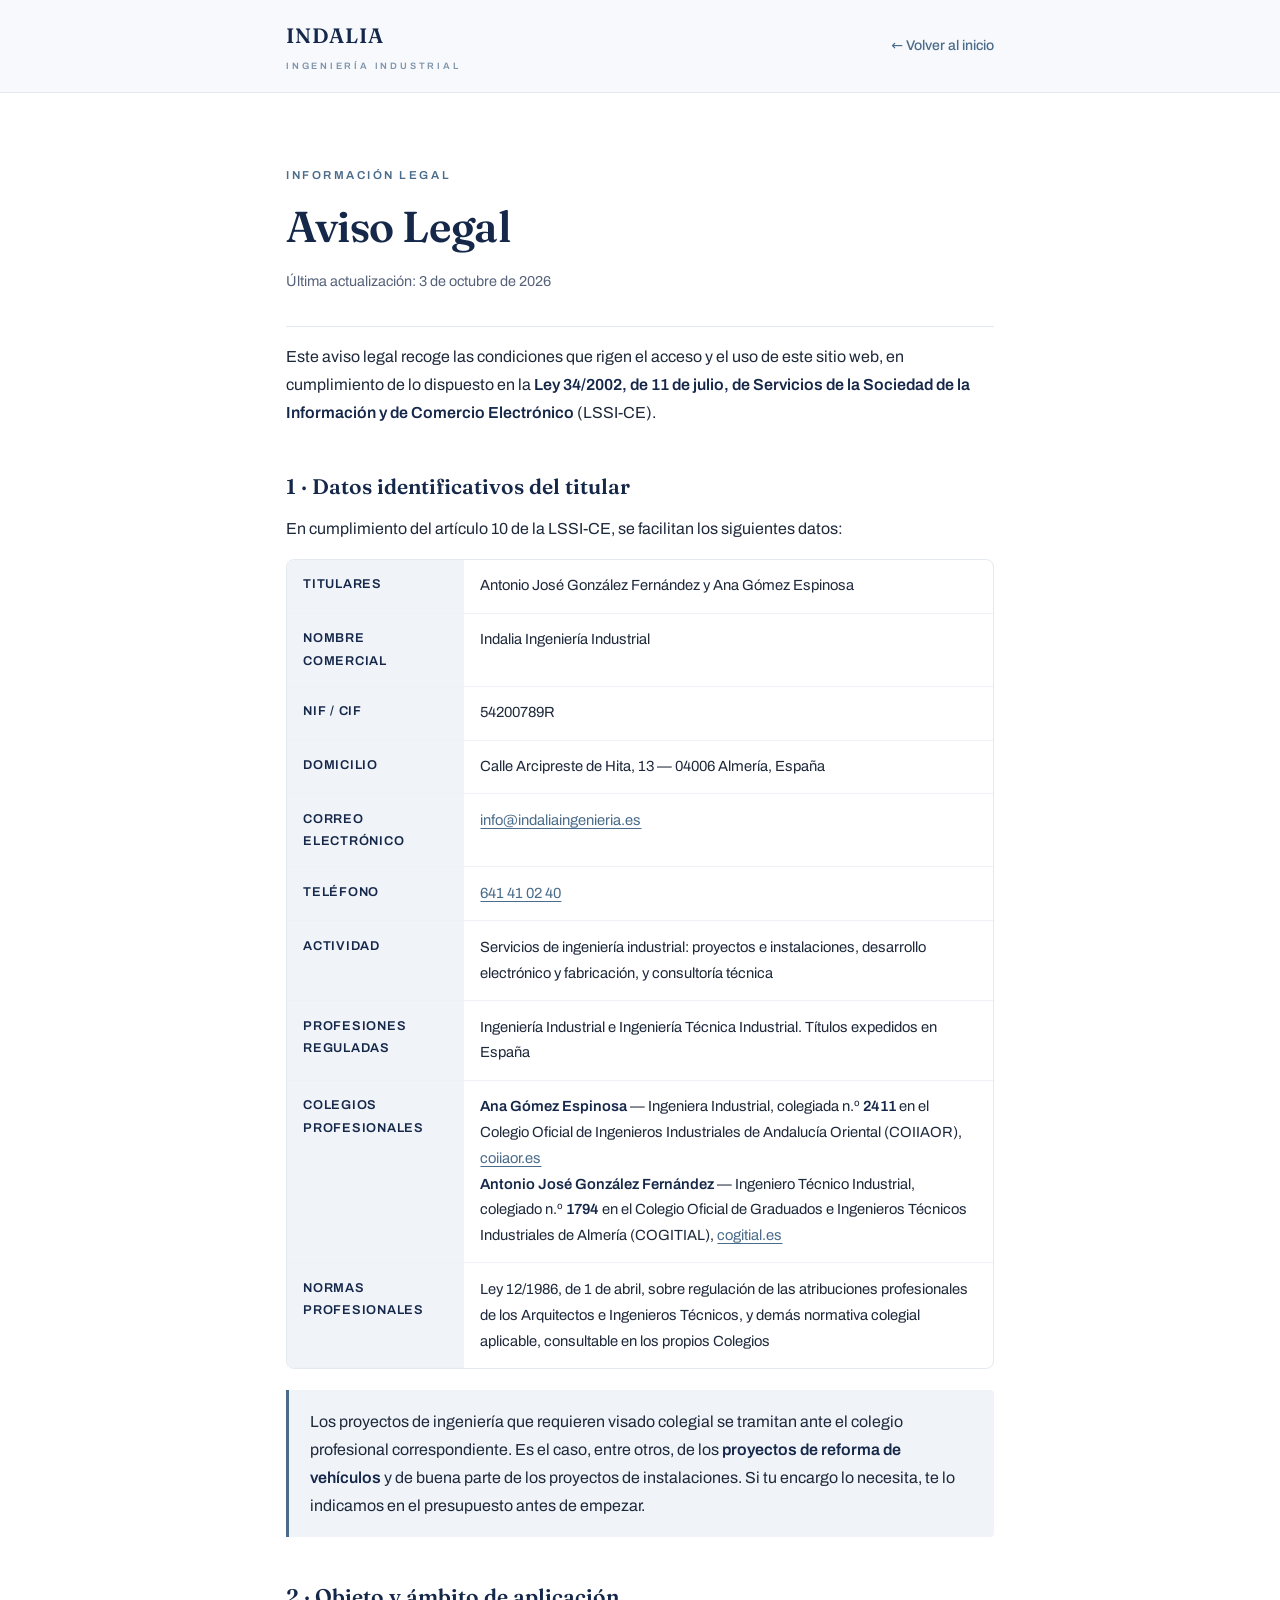
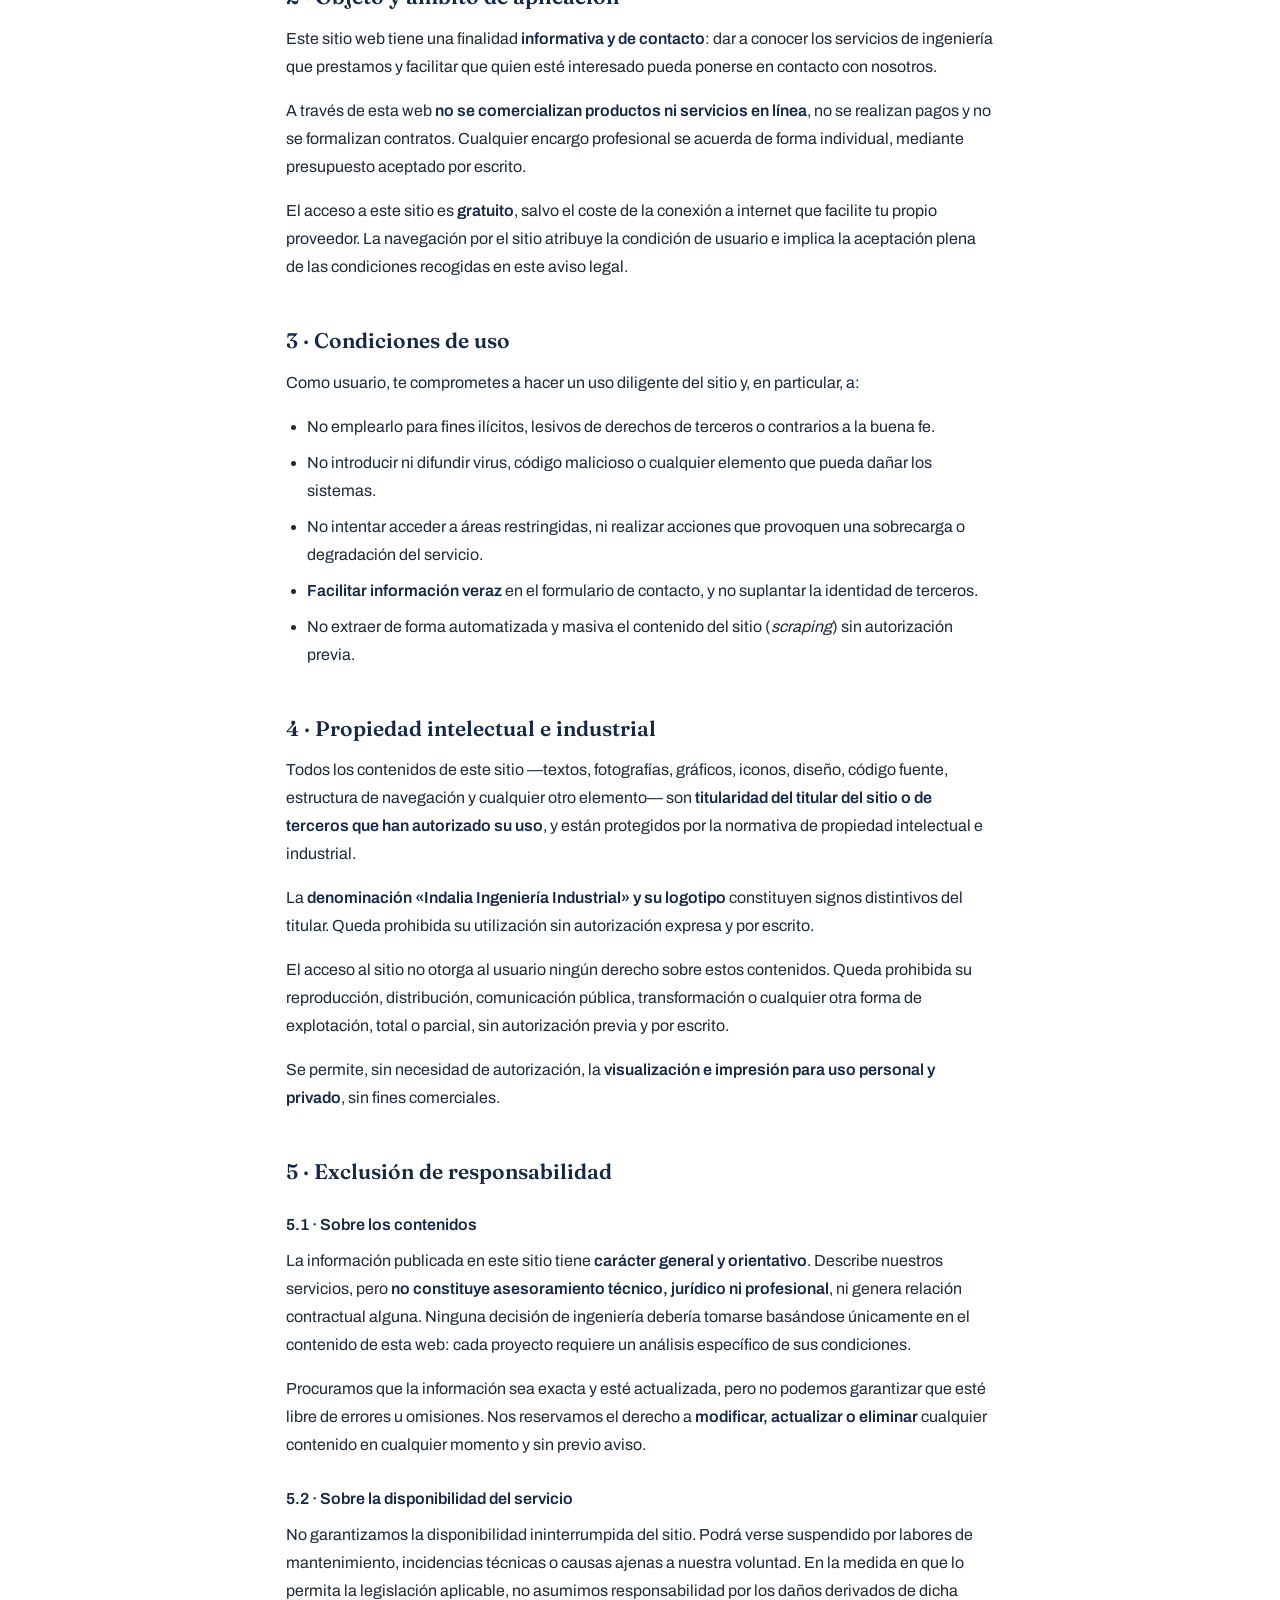
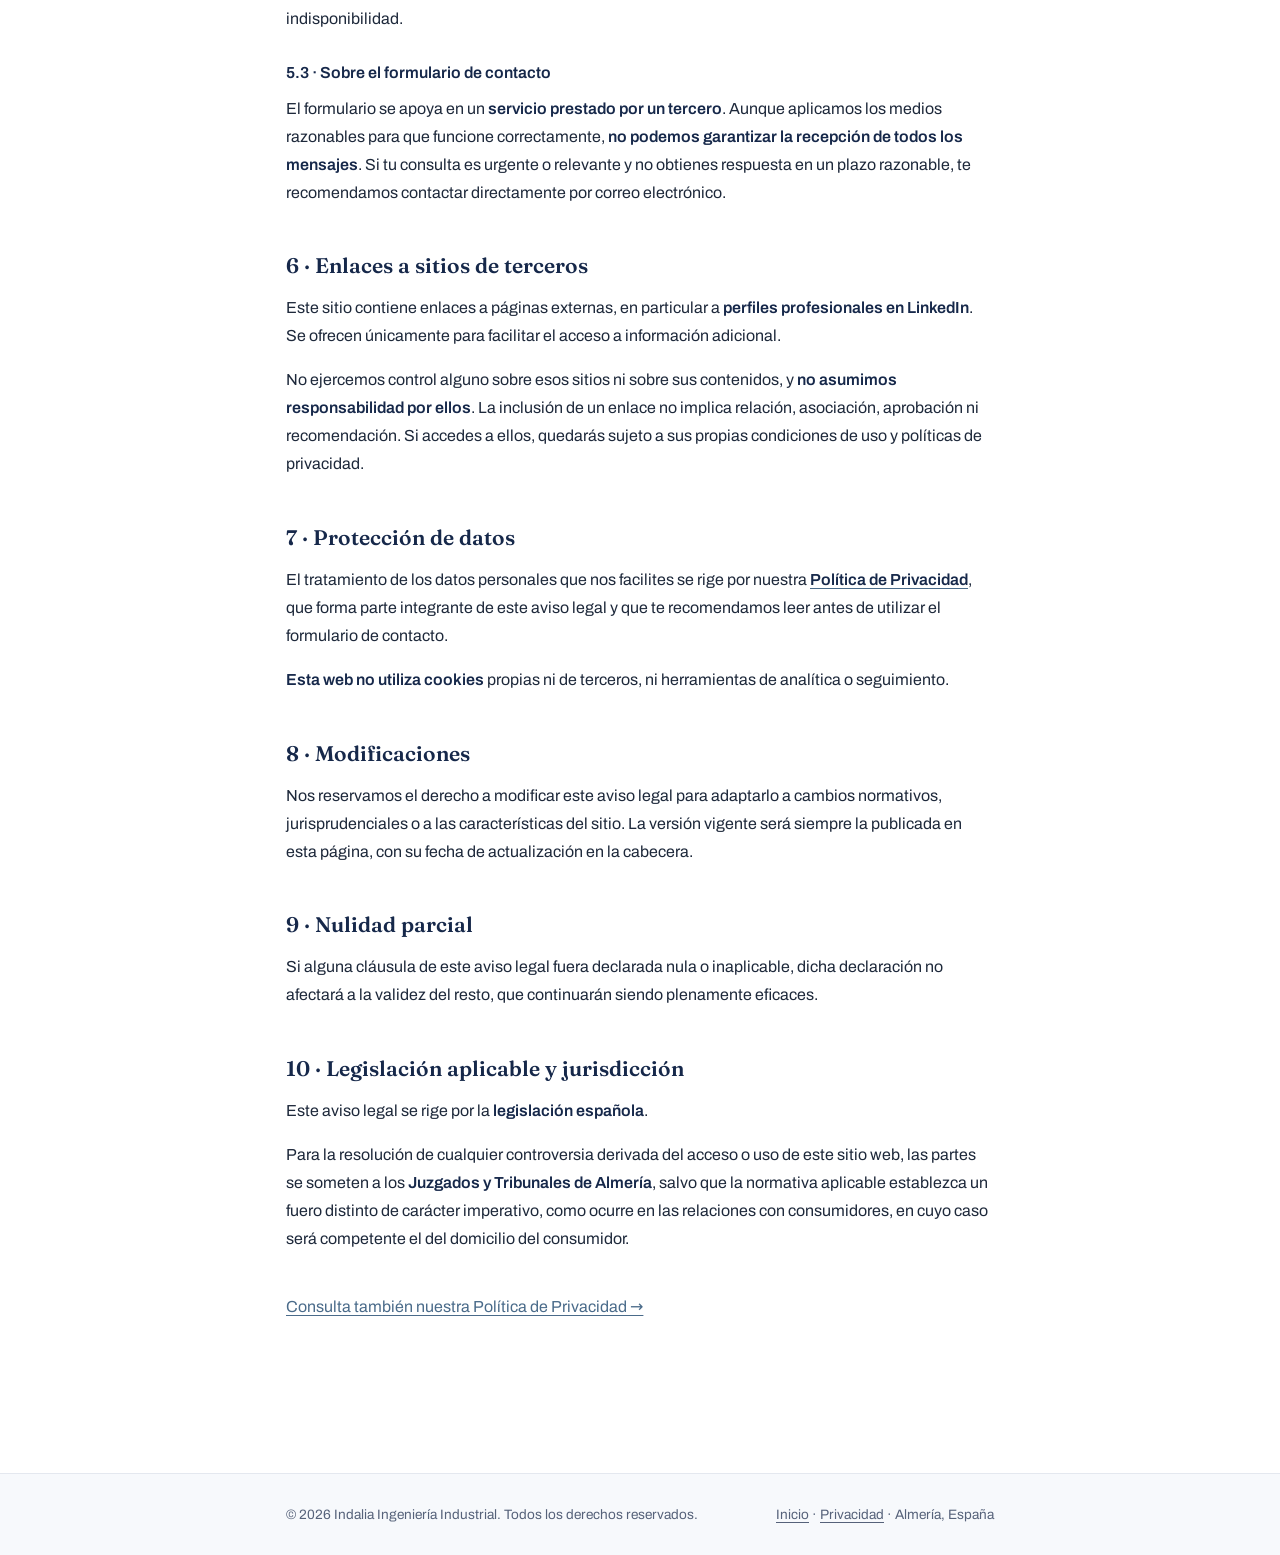
<file: aviso-legal.html>
<!DOCTYPE html>
<html lang="es">
<head>
<meta charset="UTF-8">
<meta name="referrer" content="strict-origin-when-cross-origin">
<meta name="viewport" content="width=device-width, initial-scale=1.0">
<link rel="canonical" href="https://indaliaingenieria.es/aviso-legal">
<title>Aviso Legal · Indalia Ingeniería Industrial</title>
<meta name="description" content="Aviso legal de Indalia Ingeniería Industrial: titulares, colegios profesionales, condiciones de uso del sitio y normativa aplicable según la LSSI-CE.">
<link rel="stylesheet" href="fonts.css">
<link rel="icon" type="image/svg+xml" href="favicon.svg">
<link rel="icon" href="favicon.ico" sizes="any">
<link rel="apple-touch-icon" sizes="180x180" href="iconos/icono-180.png">
<meta name="theme-color" content="#16284A">

<style>
:root{
  --navy:#16284A; --navy-deep:#0F1E3A; --steel:#4A6B8A; --steel-soft:#7C93AB;
  --slate:#1E293B; --slate-soft:#56627A; --line:#E4E8EF; --line-soft:#EEF1F6;
  --paper:#FFFFFF; --paper-2:#F7F9FC; --paper-3:#F0F3F8;
  --radio:4px; --radio-lg:8px; --max:820px;
  --t:.4s cubic-bezier(.22,1,.36,1);
}
*{margin:0;padding:0;box-sizing:border-box}
body{
  font-family:'Archivo',system-ui,sans-serif; background:var(--paper);
  color:var(--slate); line-height:1.75; font-size:16px;
  -webkit-font-smoothing:antialiased;
}
.wrap{width:100%;max-width:var(--max);margin-inline:auto;padding-inline:clamp(22px,5vw,56px)}

.top{border-bottom:1px solid var(--line);background:var(--paper-2)}
.top .wrap{display:flex;align-items:center;justify-content:space-between;gap:1rem;padding-block:1.1rem;flex-wrap:wrap}
.marca{font-family:'Fraunces',serif;font-weight:600;font-size:1.3rem;letter-spacing:.04em;color:var(--navy);text-decoration:none}
.marca small{display:block;font-family:'Archivo',sans-serif;font-size:.58rem;font-weight:600;letter-spacing:.3em;text-transform:uppercase;color:var(--steel-soft);margin-top:.25rem}
.volver{font-size:.88rem;font-weight:500;color:var(--steel);text-decoration:none;transition:var(--t)}
.volver:hover{color:var(--navy)}

main{padding-block:clamp(2.5rem,6vw,4.5rem)}
.kicker{font-size:.72rem;font-weight:600;letter-spacing:.22em;text-transform:uppercase;color:var(--steel);display:block;margin-bottom:1rem}
h1{font-family:'Fraunces',serif;font-weight:600;font-size:clamp(1.9rem,5vw,2.7rem);line-height:1.2;color:var(--navy);letter-spacing:-.01em}
.fecha{color:var(--slate-soft);font-size:.9rem;margin-top:1rem;padding-bottom:2rem;border-bottom:1px solid var(--line)}
h2{font-family:'Fraunces',serif;font-weight:600;font-size:1.32rem;color:var(--navy);margin-top:2.8rem;margin-bottom:.9rem;line-height:1.35}
h3{font-size:1rem;font-weight:600;color:var(--navy);margin-top:1.6rem;margin-bottom:.5rem}
p{margin-bottom:1rem;color:var(--slate)}
ul,ol{margin:0 0 1.1rem 1.3rem}
li{margin-bottom:.5rem}
a{color:var(--steel);text-decoration:underline;text-underline-offset:3px;transition:var(--t)}
a:hover{color:var(--navy)}
strong{color:var(--navy);font-weight:600}

.tabla-wrap{overflow-x:auto;margin-bottom:1.3rem;border:1px solid var(--line);border-radius:var(--radio-lg)}
table{width:100%;border-collapse:collapse;font-size:.92rem;min-width:520px}
th,td{padding:.85rem 1rem;text-align:left;border-bottom:1px solid var(--line-soft);vertical-align:top}
th{background:var(--paper-3);font-weight:600;color:var(--navy);font-size:.8rem;letter-spacing:.06em;text-transform:uppercase}
tr:last-child td{border-bottom:none}

.nota{background:var(--paper-3);border-left:3px solid var(--steel);padding:1.1rem 1.3rem;border-radius:0 var(--radio) var(--radio) 0;margin-bottom:1.3rem}
.nota p:last-child{margin-bottom:0}

.pendiente{background:#FFF4E5;color:#7A4B00;font-weight:600;padding:.1rem .45rem;border-radius:3px;font-size:.88em;border:1px solid #F0CC99}

footer{border-top:1px solid var(--line);background:var(--paper-2);margin-top:4rem}
footer .wrap{padding-block:1.8rem;display:flex;justify-content:space-between;gap:1rem;flex-wrap:wrap;font-size:.85rem;color:var(--slate-soft)}
footer a{color:var(--slate-soft)}

@media (max-width:640px){
  body{font-size:15px}
  .top .wrap{padding-block:.9rem}
}
</style>
</head>
<body>

<div class="top">
  <div class="wrap">
    <a href="index.html" class="marca">INDALIA<small>Ingeniería Industrial</small></a>
    <a href="index.html" class="volver">&larr; Volver al inicio</a>
  </div>
</div>

<main>
  <div class="wrap">

    <span class="kicker">Información legal</span>
    <h1>Aviso Legal</h1>
    <p class="fecha">Última actualización: 3 de octubre de 2026</p>

    <p>Este aviso legal recoge las condiciones que rigen el acceso y el uso de este sitio web, en cumplimiento de lo dispuesto en la <strong>Ley 34/2002, de 11 de julio, de Servicios de la Sociedad de la Información y de Comercio Electrónico</strong> (LSSI-CE).</p>

    <h2>1 · Datos identificativos del titular</h2>

    <p>En cumplimiento del artículo 10 de la LSSI-CE, se facilitan los siguientes datos:</p>

    <div class="tabla-wrap">
      <table>
        <tr><th>Titulares</th><td>Antonio José González Fernández y Ana Gómez Espinosa</td></tr>
        <tr><th>Nombre comercial</th><td>Indalia Ingeniería Industrial</td></tr>
        <tr><th>NIF / CIF</th><td>54200789R</td></tr>
        <tr><th>Domicilio</th><td>Calle Arcipreste de Hita, 13 — 04006 Almería, España</td></tr>
        <tr><th>Correo electrónico</th><td><a href="mailto:info@indaliaingenieria.es">info@indaliaingenieria.es</a></td></tr>
        <tr><th>Teléfono</th><td><a href="tel:+34641410240">641 41 02 40</a></td></tr>
        <tr><th>Actividad</th><td>Servicios de ingeniería industrial: proyectos e instalaciones, desarrollo electrónico y fabricación, y consultoría técnica</td></tr>
        <tr><th>Profesiones reguladas</th><td>Ingeniería Industrial e Ingeniería Técnica Industrial. Títulos expedidos en España</td></tr>
        <tr><th>Colegios profesionales</th><td>
          <strong>Ana Gómez Espinosa</strong> — Ingeniera Industrial, colegiada n.º <strong>2411</strong> en el Colegio Oficial de Ingenieros Industriales de Andalucía Oriental (COIIAOR), <a href="https://www.coiiaor.es/" rel="noopener">coiiaor.es</a><br>
          <strong>Antonio José González Fernández</strong> — Ingeniero Técnico Industrial, colegiado n.º <strong>1794</strong> en el Colegio Oficial de Graduados e Ingenieros Técnicos Industriales de Almería (COGITIAL), <a href="https://www.cogitial.es/" rel="noopener">cogitial.es</a>
        </td></tr>
        <tr><th>Normas profesionales</th><td>Ley 12/1986, de 1 de abril, sobre regulación de las atribuciones profesionales de los Arquitectos e Ingenieros Técnicos, y demás normativa colegial aplicable, consultable en los propios Colegios</td></tr>
      </table>
    </div>

    <div class="nota">
      <p>Los proyectos de ingeniería que requieren visado colegial se tramitan ante el colegio profesional correspondiente. Es el caso, entre otros, de los <strong>proyectos de reforma de vehículos</strong> y de buena parte de los proyectos de instalaciones. Si tu encargo lo necesita, te lo indicamos en el presupuesto antes de empezar.</p>
    </div>

    <h2>2 · Objeto y ámbito de aplicación</h2>

    <p>Este sitio web tiene una finalidad <strong>informativa y de contacto</strong>: dar a conocer los servicios de ingeniería que prestamos y facilitar que quien esté interesado pueda ponerse en contacto con nosotros.</p>

    <p>A través de esta web <strong>no se comercializan productos ni servicios en línea</strong>, no se realizan pagos y no se formalizan contratos. Cualquier encargo profesional se acuerda de forma individual, mediante presupuesto aceptado por escrito.</p>

    <p>El acceso a este sitio es <strong>gratuito</strong>, salvo el coste de la conexión a internet que facilite tu propio proveedor. La navegación por el sitio atribuye la condición de usuario e implica la aceptación plena de las condiciones recogidas en este aviso legal.</p>

    <h2>3 · Condiciones de uso</h2>

    <p>Como usuario, te comprometes a hacer un uso diligente del sitio y, en particular, a:</p>

    <ul>
      <li>No emplearlo para fines ilícitos, lesivos de derechos de terceros o contrarios a la buena fe.</li>
      <li>No introducir ni difundir virus, código malicioso o cualquier elemento que pueda dañar los sistemas.</li>
      <li>No intentar acceder a áreas restringidas, ni realizar acciones que provoquen una sobrecarga o degradación del servicio.</li>
      <li><strong>Facilitar información veraz</strong> en el formulario de contacto, y no suplantar la identidad de terceros.</li>
      <li>No extraer de forma automatizada y masiva el contenido del sitio (<em>scraping</em>) sin autorización previa.</li>
    </ul>

    <h2>4 · Propiedad intelectual e industrial</h2>

    <p>Todos los contenidos de este sitio —textos, fotografías, gráficos, iconos, diseño, código fuente, estructura de navegación y cualquier otro elemento— son <strong>titularidad del titular del sitio o de terceros que han autorizado su uso</strong>, y están protegidos por la normativa de propiedad intelectual e industrial.</p>

    <p>La <strong>denominación «Indalia Ingeniería Industrial» y su logotipo</strong> constituyen signos distintivos del titular. Queda prohibida su utilización sin autorización expresa y por escrito.</p>

    <p>El acceso al sitio no otorga al usuario ningún derecho sobre estos contenidos. Queda prohibida su reproducción, distribución, comunicación pública, transformación o cualquier otra forma de explotación, total o parcial, sin autorización previa y por escrito.</p>

    <p>Se permite, sin necesidad de autorización, la <strong>visualización e impresión para uso personal y privado</strong>, sin fines comerciales.</p>

    <h2>5 · Exclusión de responsabilidad</h2>

    <h3>5.1 · Sobre los contenidos</h3>
    <p>La información publicada en este sitio tiene <strong>carácter general y orientativo</strong>. Describe nuestros servicios, pero <strong>no constituye asesoramiento técnico, jurídico ni profesional</strong>, ni genera relación contractual alguna. Ninguna decisión de ingeniería debería tomarse basándose únicamente en el contenido de esta web: cada proyecto requiere un análisis específico de sus condiciones.</p>

    <p>Procuramos que la información sea exacta y esté actualizada, pero no podemos garantizar que esté libre de errores u omisiones. Nos reservamos el derecho a <strong>modificar, actualizar o eliminar</strong> cualquier contenido en cualquier momento y sin previo aviso.</p>

    <h3>5.2 · Sobre la disponibilidad del servicio</h3>
    <p>No garantizamos la disponibilidad ininterrumpida del sitio. Podrá verse suspendido por labores de mantenimiento, incidencias técnicas o causas ajenas a nuestra voluntad. En la medida en que lo permita la legislación aplicable, no asumimos responsabilidad por los daños derivados de dicha indisponibilidad.</p>

    <h3>5.3 · Sobre el formulario de contacto</h3>
    <p>El formulario se apoya en un <strong>servicio prestado por un tercero</strong>. Aunque aplicamos los medios razonables para que funcione correctamente, <strong>no podemos garantizar la recepción de todos los mensajes</strong>. Si tu consulta es urgente o relevante y no obtienes respuesta en un plazo razonable, te recomendamos contactar directamente por correo electrónico.</p>

    <h2>6 · Enlaces a sitios de terceros</h2>

    <p>Este sitio contiene enlaces a páginas externas, en particular a <strong>perfiles profesionales en LinkedIn</strong>. Se ofrecen únicamente para facilitar el acceso a información adicional.</p>

    <p>No ejercemos control alguno sobre esos sitios ni sobre sus contenidos, y <strong>no asumimos responsabilidad por ellos</strong>. La inclusión de un enlace no implica relación, asociación, aprobación ni recomendación. Si accedes a ellos, quedarás sujeto a sus propias condiciones de uso y políticas de privacidad.</p>

    <h2>7 · Protección de datos</h2>

    <p>El tratamiento de los datos personales que nos facilites se rige por nuestra <a href="privacidad.html"><strong>Política de Privacidad</strong></a>, que forma parte integrante de este aviso legal y que te recomendamos leer antes de utilizar el formulario de contacto.</p>

    <p><strong>Esta web no utiliza cookies</strong> propias ni de terceros, ni herramientas de analítica o seguimiento.</p>

    <h2>8 · Modificaciones</h2>

    <p>Nos reservamos el derecho a modificar este aviso legal para adaptarlo a cambios normativos, jurisprudenciales o a las características del sitio. La versión vigente será siempre la publicada en esta página, con su fecha de actualización en la cabecera.</p>

    <h2>9 · Nulidad parcial</h2>

    <p>Si alguna cláusula de este aviso legal fuera declarada nula o inaplicable, dicha declaración no afectará a la validez del resto, que continuarán siendo plenamente eficaces.</p>

    <h2>10 · Legislación aplicable y jurisdicción</h2>

    <p>Este aviso legal se rige por la <strong>legislación española</strong>.</p>

    <p>Para la resolución de cualquier controversia derivada del acceso o uso de este sitio web, las partes se someten a los <strong>Juzgados y Tribunales de Almería</strong>, salvo que la normativa aplicable establezca un fuero distinto de carácter imperativo, como ocurre en las relaciones con consumidores, en cuyo caso será competente el del domicilio del consumidor.</p>

    <p style="margin-top:2.5rem"><a href="privacidad.html">Consulta también nuestra Política de Privacidad &rarr;</a></p>

  </div>
</main>

<footer>
  <div class="wrap">
    <span>© 2026 Indalia Ingeniería Industrial. Todos los derechos reservados.</span>
    <span><a href="index.html">Inicio</a> · <a href="privacidad.html">Privacidad</a> · Almería, España</span>
  </div>
</footer>

</body>
</html>
</file>
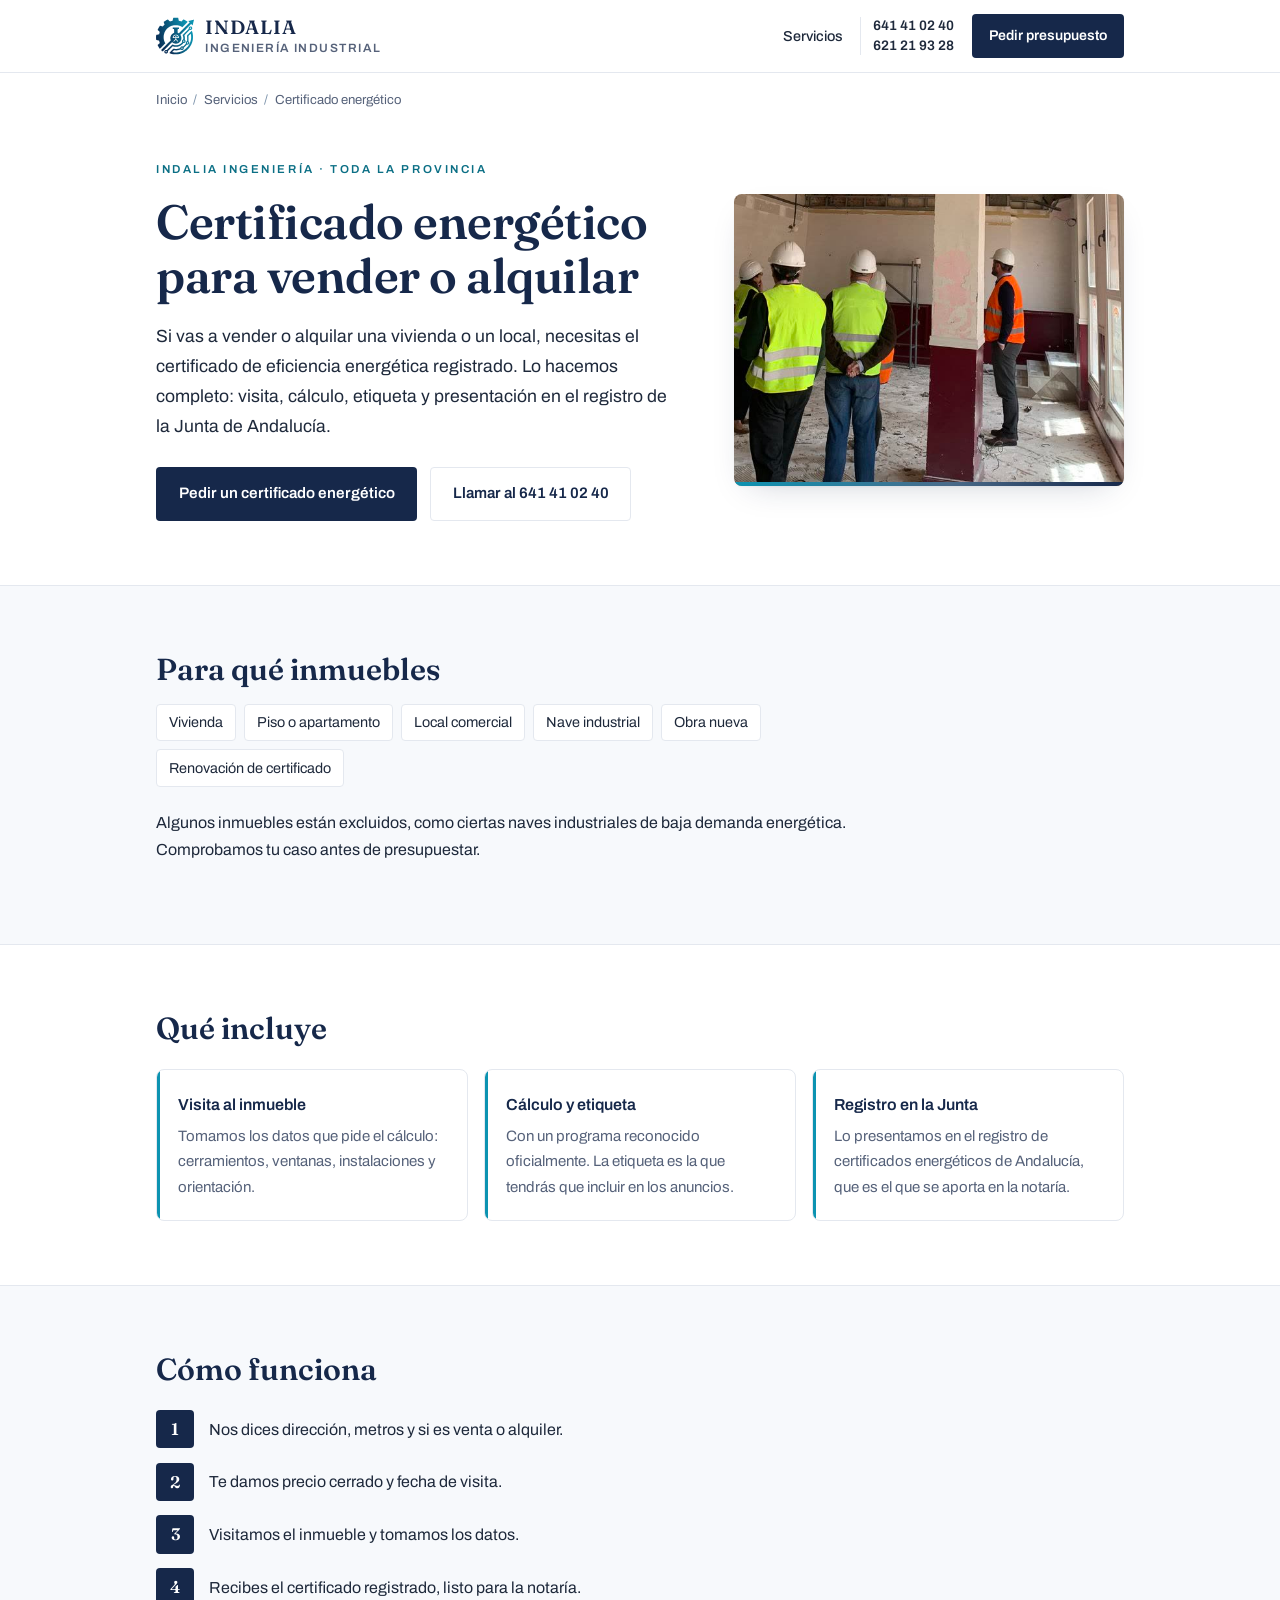
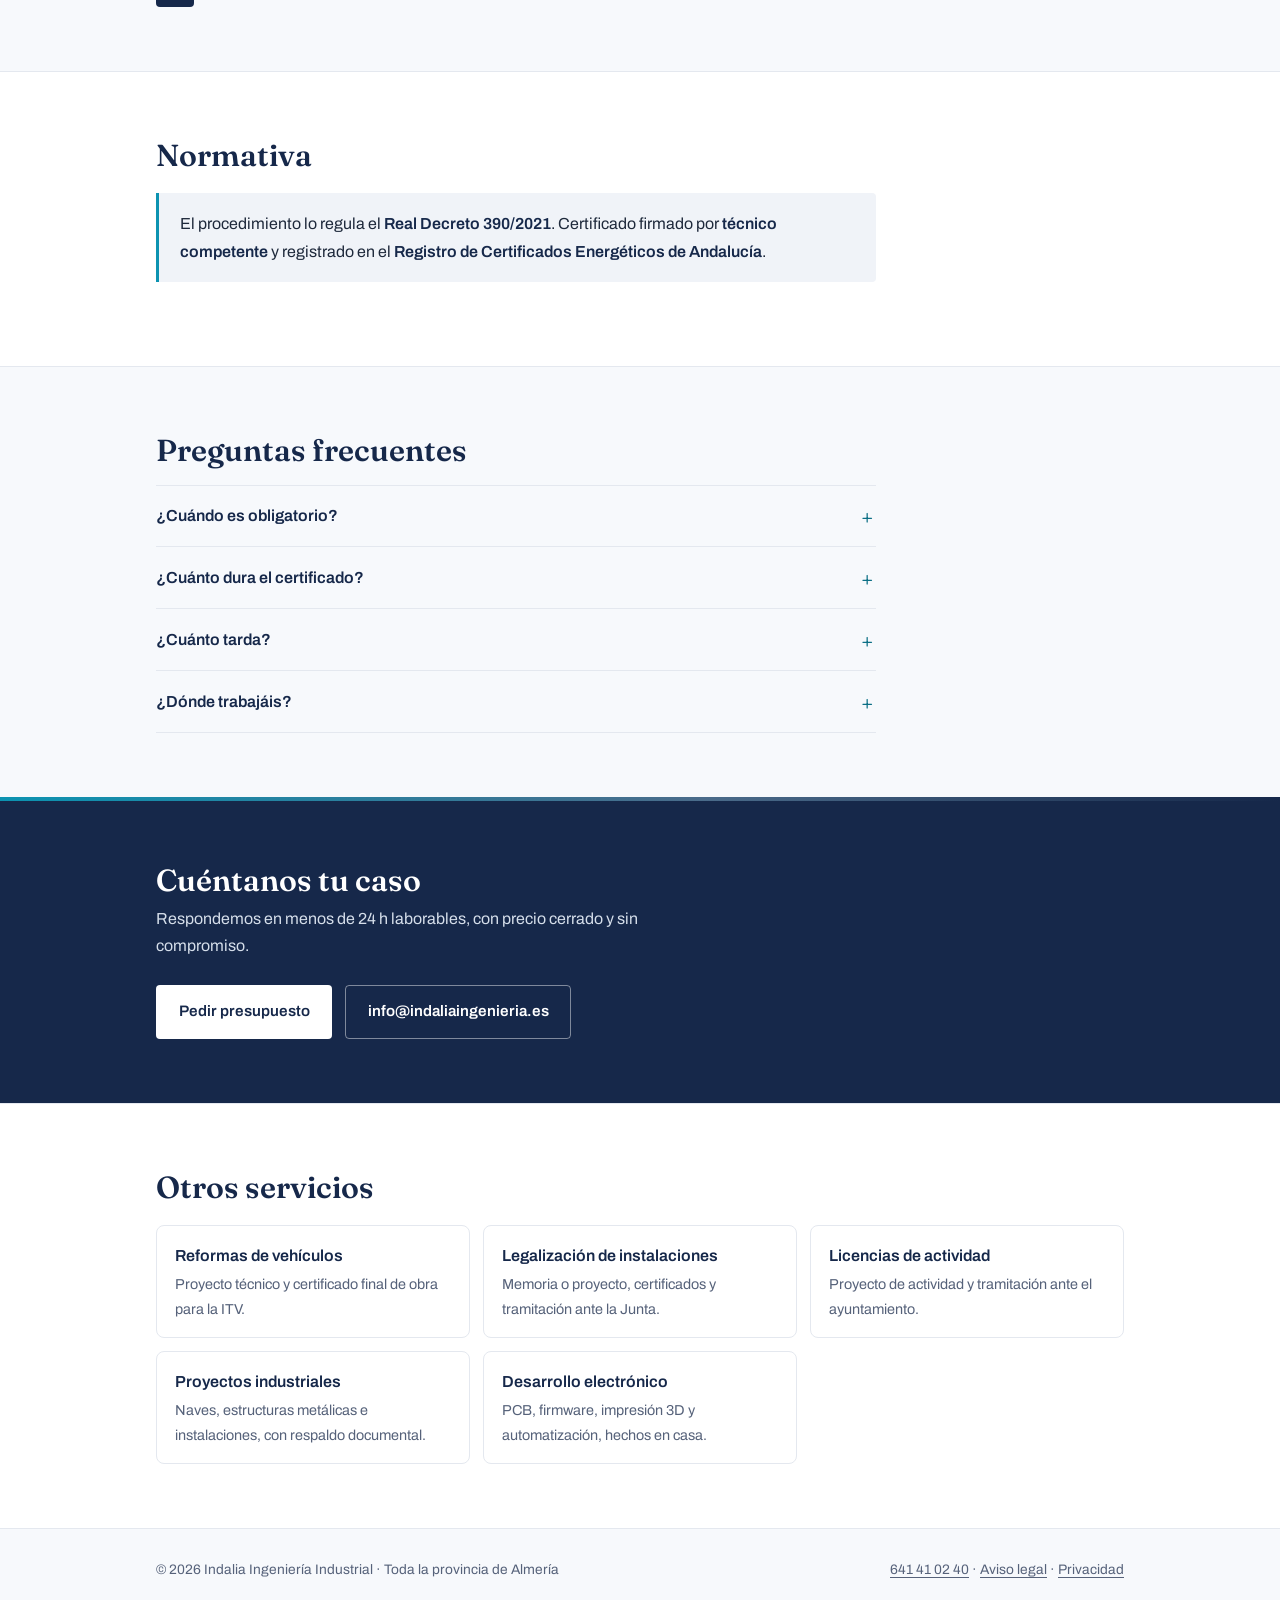
<file: certificado-energetico-almeria.html>
<!DOCTYPE html>
<html lang="es">
<head>
<meta charset="UTF-8">
<meta name="referrer" content="strict-origin-when-cross-origin">
<meta name="viewport" content="width=device-width, initial-scale=1.0">
<title>Certificado energético en Almería y provincia | Indalia</title>
<meta name="description" content="Certificado de eficiencia energética para vender o alquilar: visita al inmueble, cálculo, etiqueta y registro en la Junta de Andalucía. Precio cerrado.">
<link rel="canonical" href="https://indaliaingenieria.es/certificado-energetico-almeria">
<link rel="preload" href="fonts/v25-k3kPo8UDI-1M0wlSV9XAw6lQkqWY8Q82sLydOxI.woff2" as="font" type="font/woff2" crossorigin>
<link rel="stylesheet" href="fonts.css">
<link rel="stylesheet" href="servicio.css">
<link rel="icon" type="image/svg+xml" href="favicon.svg">
<link rel="icon" href="favicon.ico" sizes="any">
<link rel="apple-touch-icon" sizes="180x180" href="iconos/icono-180.png">
<meta name="theme-color" content="#16284A">
<meta property="og:type" content="website">
<meta property="og:locale" content="es_ES">
<meta property="og:site_name" content="Indalia Ingeniería Industrial">
<meta property="og:title" content="Certificado energético en Almería y provincia | Indalia">
<meta property="og:description" content="Certificado de eficiencia energética para vender o alquilar: visita al inmueble, cálculo, etiqueta y registro en la Junta de Andalucía. Precio cerrado.">
<meta property="og:url" content="https://indaliaingenieria.es/certificado-energetico-almeria">
<meta property="og:image" content="https://indaliaingenieria.es/og-indalia.jpg">
<meta name="twitter:card" content="summary_large_image">
<script type="application/ld+json">
{
 "@context": "https://schema.org",
 "@type": "Service",
 "name": "Certificado energético",
 "serviceType": "Certificado energético",
 "description": "Certificado de eficiencia energética para vender o alquilar: visita al inmueble, cálculo, etiqueta y registro en la Junta de Andalucía. Precio cerrado.",
 "url": "https://indaliaingenieria.es/certificado-energetico-almeria",
 "areaServed": [
  {
   "@type": "AdministrativeArea",
   "name": "Provincia de Almería"
  },
  {
   "@type": "AdministrativeArea",
   "name": "Andalucía"
  }
 ],
 "provider": {
  "@type": "ProfessionalService",
  "name": "Indalia Ingeniería Industrial",
  "url": "https://indaliaingenieria.es/",
  "telephone": "+34641410240",
  "email": "info@indaliaingenieria.es",
  "address": {
   "@type": "PostalAddress",
   "addressLocality": "Almería",
   "postalCode": "04006",
   "addressCountry": "ES"
  }
 }
}
</script>
<script type="application/ld+json">
{
 "@context": "https://schema.org",
 "@type": "BreadcrumbList",
 "itemListElement": [
  {
   "@type": "ListItem",
   "position": 1,
   "name": "Inicio",
   "item": "https://indaliaingenieria.es/"
  },
  {
   "@type": "ListItem",
   "position": 2,
   "name": "Certificado energético",
   "item": "https://indaliaingenieria.es/certificado-energetico-almeria"
  }
 ]
}
</script>
</head>
<body>

<header class="top">
  <div class="wrap">
    <a href="./" class="marca"><img src="logo.svg" alt="" width="38" height="38"><span>INDALIA<small>Ingeniería Industrial</small></span></a>
    <nav class="top-acciones" aria-label="Principal">
      <a href="./#servicios">Servicios</a>
      <div class="top-telefonos" aria-label="Teléfonos de contacto">
        <a href="tel:+34641410240" aria-label="Llamar al 641 41 02 40">641 41 02 40</a>
        <a href="tel:+34621219328" aria-label="Llamar al 621 21 93 28">621 21 93 28</a>
      </div>
      <a class="btn btn-primario" href="./#contacto">Pedir presupuesto</a>
    </nav>
  </div>
</header>

<main>
<nav class="migas wrap" aria-label="Ruta">
  <ol><li><a href="./">Inicio</a></li><li><a href="./#servicios">Servicios</a></li><li aria-current="page">Certificado energético</li></ol>
</nav>

<section class="intro">
  <div class="wrap intro-grid">
    <div>
      <span class="kicker">Indalia Ingeniería · Toda la provincia</span>
      <h1>Certificado energético para vender o alquilar</h1>
      <p class="lead">Si vas a vender o alquilar una vivienda o un local, necesitas el certificado de eficiencia energética registrado. Lo hacemos completo: visita, cálculo, etiqueta y presentación en el registro de la Junta de Andalucía.</p>
      <div class="intro-acciones">
        <a class="btn btn-primario" href="./#contacto">Pedir un certificado energético</a>
        <a class="btn btn-linea" href="tel:+34641410240">Llamar al 641 41 02 40</a>
      </div>
    </div>
    <div class="intro-media"><img src="img/servicio-industrial.jpg" alt="Visita técnica: equipo con casco revisando una estructura" width="800" height="600" decoding="async" fetchpriority="high"></div>
  </div>
</section>

<section class="bloque alt">
  <div class="wrap">
    <h2>Para qué inmuebles</h2>
<ul class="etiquetas">
<li>Vivienda</li><li>Piso o apartamento</li><li>Local comercial</li>
<li>Nave industrial</li><li>Obra nueva</li><li>Renovación de certificado</li>
</ul>
<p>Algunos inmuebles están excluidos, como ciertas naves industriales de baja demanda energética. Comprobamos tu caso antes de presupuestar.</p>
  </div>
</section>
<section class="bloque">
  <div class="wrap">
    <h2>Qué incluye</h2>
<div class="rejilla ancho">
<div class="pieza"><h3>Visita al inmueble</h3><p>Tomamos los datos que pide el cálculo: cerramientos, ventanas, instalaciones y orientación.</p></div>
<div class="pieza"><h3>Cálculo y etiqueta</h3><p>Con un programa reconocido oficialmente. La etiqueta es la que tendrás que incluir en los anuncios.</p></div>
<div class="pieza"><h3>Registro en la Junta</h3><p>Lo presentamos en el registro de certificados energéticos de Andalucía, que es el que se aporta en la notaría.</p></div>
</div>
  </div>
</section>
<section class="bloque alt">
  <div class="wrap">
    <h2>Cómo funciona</h2>
<ol class="pasos">
<li><p>Nos dices dirección, metros y si es venta o alquiler.</p></li>
<li><p>Te damos precio cerrado y fecha de visita.</p></li>
<li><p>Visitamos el inmueble y tomamos los datos.</p></li>
<li><p>Recibes el certificado registrado, listo para la notaría.</p></li>
</ol>
  </div>
</section>
<section class="bloque">
  <div class="wrap">
    <h2>Normativa</h2>
<div class="norma">
<p>El procedimiento lo regula el <strong>Real Decreto 390/2021</strong>. Certificado firmado por <strong>técnico competente</strong> y registrado en el <strong>Registro de Certificados Energéticos de Andalucía</strong>.</p>
</div>
  </div>
</section>

<section class="bloque alt">
  <div class="wrap">
    <h2>Preguntas frecuentes</h2>
    <div class="faq">
<details><summary>¿Cuándo es obligatorio?</summary><p>En la venta o el alquiler de viviendas y locales sujetos a certificación, y en los edificios de nueva construcción. Hay excepciones, que comprobamos en cada caso. La calificación tiene que aparecer también en los anuncios.</p></details>
<details><summary>¿Cuánto dura el certificado?</summary><p>Tiene una validez máxima de diez años. Si la calificación es G, la más baja, la validez es de cinco años.</p></details>
<details><summary>¿Cuánto tarda?</summary><p>Depende de la agenda de visitas y del registro de la Junta. Al pedir presupuesto te damos fecha de visita y plazo de entrega.</p></details>
<details><summary>¿Dónde trabajáis?</summary><p>En toda la provincia de Almería: la capital, El Ejido, Roquetas de Mar, Adra, Vícar, La Mojonera, Berja, Níjar, Huércal-Overa, Vera y el resto de municipios. Si el trabajo lo permite, también en el resto de Andalucía.</p></details>
    </div>
  </div>
</section>

<section class="cta">
  <div class="wrap">
    <div>
      <h2>Cuéntanos tu caso</h2>
      <p>Respondemos en menos de 24 h laborables, con precio cerrado y sin compromiso.</p>
    </div>
    <div class="acciones">
      <a class="btn btn-primario" href="./#contacto">Pedir presupuesto</a>
      <a class="btn btn-claro" href="mailto:info@indaliaingenieria.es">info@indaliaingenieria.es</a>
    </div>
  </div>
</section>

<section class="bloque">
  <div class="wrap">
    <h2>Otros servicios</h2>
    <ul class="otros ancho">
<li><a href="reformas-vehiculos-almeria">Reformas de vehículos<span>Proyecto técnico y certificado final de obra para la ITV.</span></a></li>
<li><a href="legalizacion-instalaciones-almeria">Legalización de instalaciones<span>Memoria o proyecto, certificados y tramitación ante la Junta.</span></a></li>
<li><a href="licencia-actividad-almeria">Licencias de actividad<span>Proyecto de actividad y tramitación ante el ayuntamiento.</span></a></li>
<li><a href="proyectos-industriales-almeria">Proyectos industriales<span>Naves, estructuras metálicas e instalaciones, con respaldo documental.</span></a></li>
<li><a href="electronica-a-medida-almeria">Desarrollo electrónico<span>PCB, firmware, impresión 3D y automatización, hechos en casa.</span></a></li>
    </ul>
  </div>
</section>
</main>

<footer>
  <div class="wrap">
    <span>© 2026 Indalia Ingeniería Industrial · Toda la provincia de Almería</span>
    <span><a href="tel:+34641410240">641 41 02 40</a> · <a href="aviso-legal">Aviso legal</a> · <a href="privacidad">Privacidad</a></span>
  </div>
</footer>

</body>
</html>
</file>
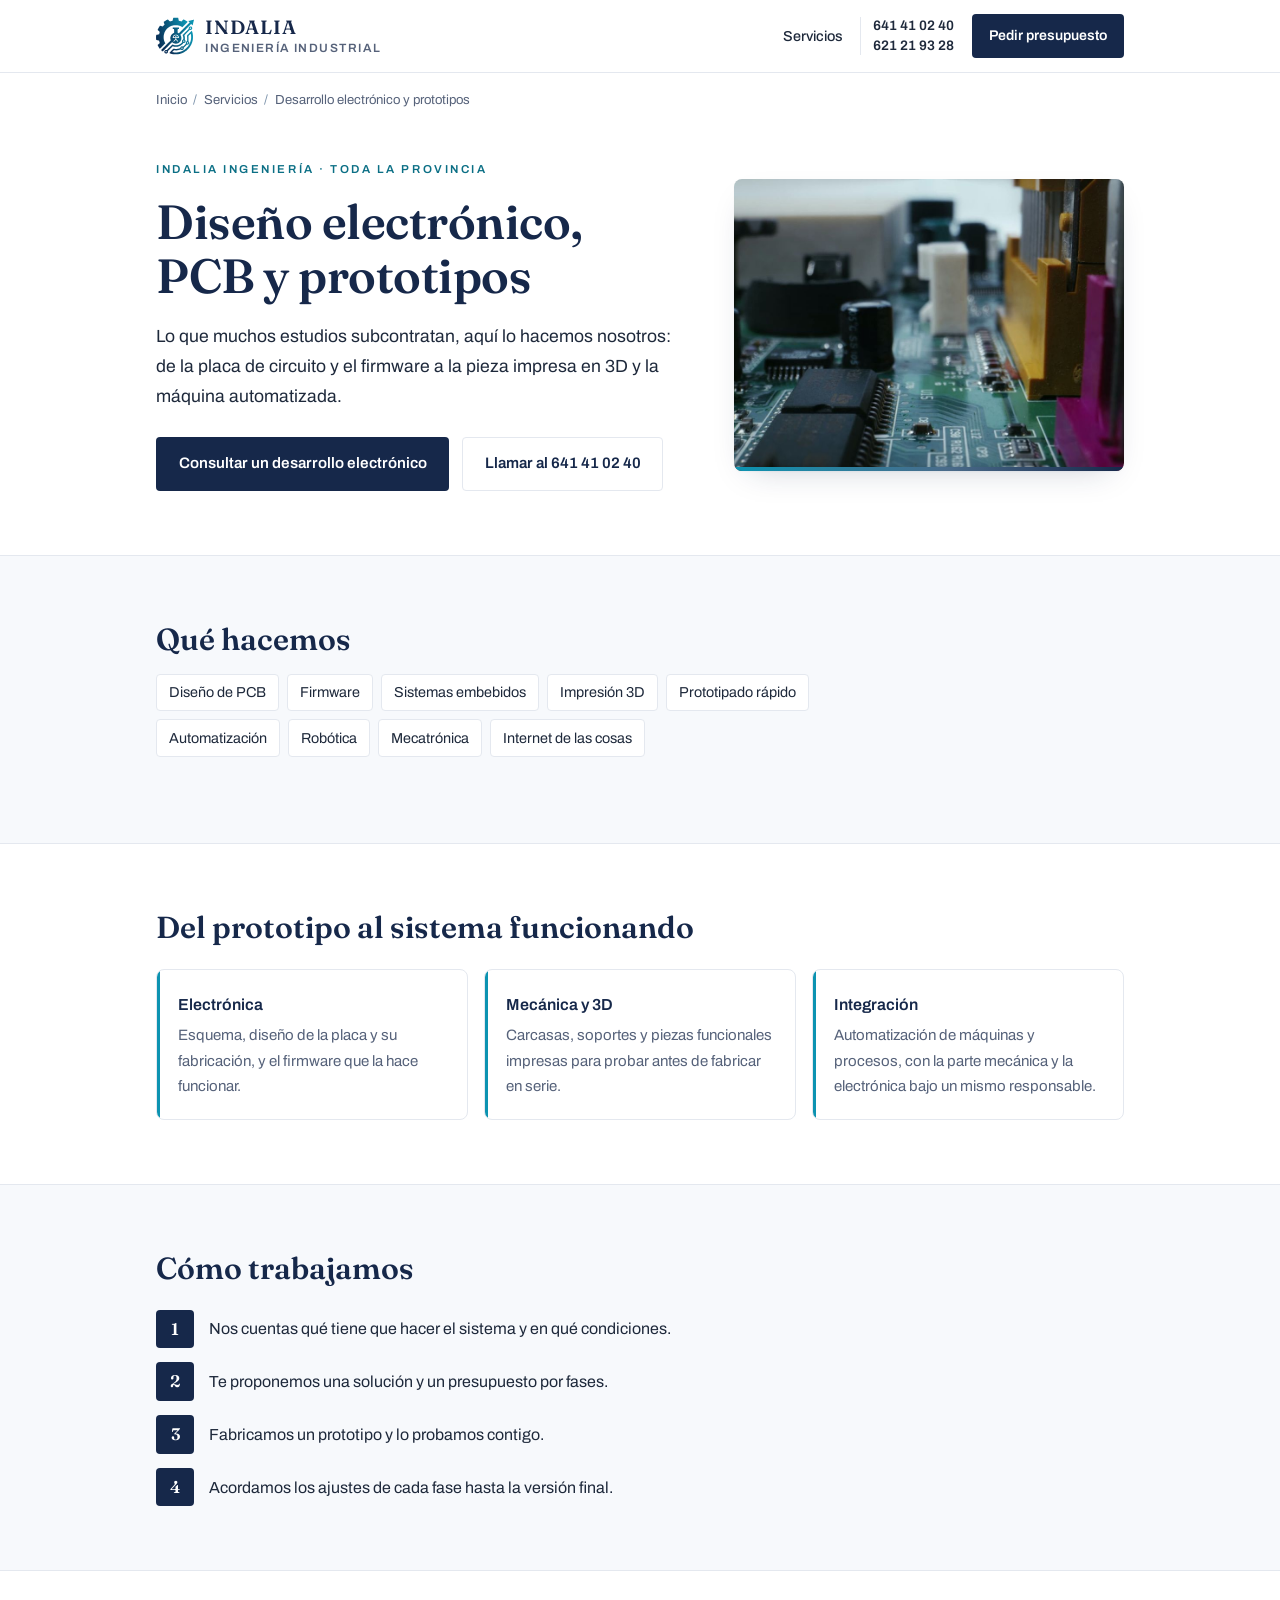
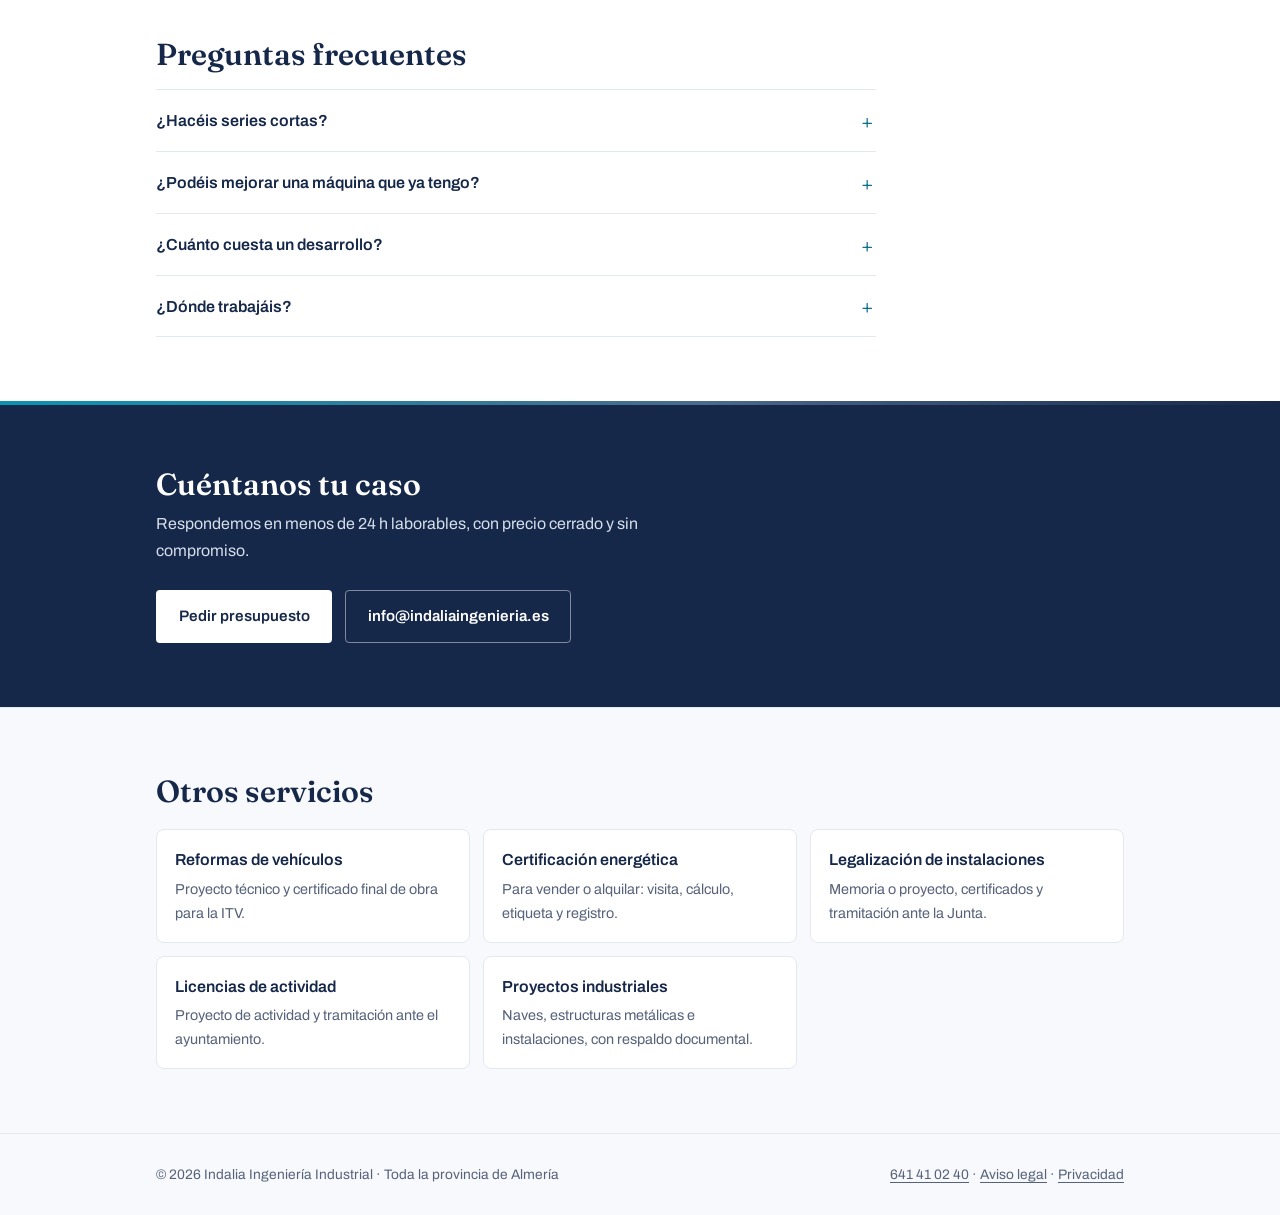
<file: electronica-a-medida-almeria.html>
<!DOCTYPE html>
<html lang="es">
<head>
<meta charset="UTF-8">
<meta name="referrer" content="strict-origin-when-cross-origin">
<meta name="viewport" content="width=device-width, initial-scale=1.0">
<title>Diseño electrónico, PCB y prototipos | Indalia Ingeniería</title>
<meta name="description" content="Diseño de PCB, firmware, sistemas embebidos, impresión 3D y automatización. Del primer prototipo al sistema funcionando, sin subcontratar.">
<link rel="canonical" href="https://indaliaingenieria.es/electronica-a-medida-almeria">
<link rel="preload" href="fonts/v25-k3kPo8UDI-1M0wlSV9XAw6lQkqWY8Q82sLydOxI.woff2" as="font" type="font/woff2" crossorigin>
<link rel="stylesheet" href="fonts.css">
<link rel="stylesheet" href="servicio.css">
<link rel="icon" type="image/svg+xml" href="favicon.svg">
<link rel="icon" href="favicon.ico" sizes="any">
<link rel="apple-touch-icon" sizes="180x180" href="iconos/icono-180.png">
<meta name="theme-color" content="#16284A">
<meta property="og:type" content="website">
<meta property="og:locale" content="es_ES">
<meta property="og:site_name" content="Indalia Ingeniería Industrial">
<meta property="og:title" content="Diseño electrónico, PCB y prototipos | Indalia Ingeniería">
<meta property="og:description" content="Diseño de PCB, firmware, sistemas embebidos, impresión 3D y automatización. Del primer prototipo al sistema funcionando, sin subcontratar.">
<meta property="og:url" content="https://indaliaingenieria.es/electronica-a-medida-almeria">
<meta property="og:image" content="https://indaliaingenieria.es/og-indalia.jpg">
<meta name="twitter:card" content="summary_large_image">
<script type="application/ld+json">
{
 "@context": "https://schema.org",
 "@type": "Service",
 "name": "Desarrollo electrónico y prototipos",
 "serviceType": "Desarrollo electrónico y prototipos",
 "description": "Diseño de PCB, firmware, sistemas embebidos, impresión 3D y automatización. Del primer prototipo al sistema funcionando, sin subcontratar.",
 "url": "https://indaliaingenieria.es/electronica-a-medida-almeria",
 "areaServed": [
  {
   "@type": "AdministrativeArea",
   "name": "Provincia de Almería"
  },
  {
   "@type": "AdministrativeArea",
   "name": "Andalucía"
  }
 ],
 "provider": {
  "@type": "ProfessionalService",
  "name": "Indalia Ingeniería Industrial",
  "url": "https://indaliaingenieria.es/",
  "telephone": "+34641410240",
  "email": "info@indaliaingenieria.es",
  "address": {
   "@type": "PostalAddress",
   "addressLocality": "Almería",
   "postalCode": "04006",
   "addressCountry": "ES"
  }
 }
}
</script>
<script type="application/ld+json">
{
 "@context": "https://schema.org",
 "@type": "BreadcrumbList",
 "itemListElement": [
  {
   "@type": "ListItem",
   "position": 1,
   "name": "Inicio",
   "item": "https://indaliaingenieria.es/"
  },
  {
   "@type": "ListItem",
   "position": 2,
   "name": "Desarrollo electrónico y prototipos",
   "item": "https://indaliaingenieria.es/electronica-a-medida-almeria"
  }
 ]
}
</script>
</head>
<body>

<header class="top">
  <div class="wrap">
    <a href="./" class="marca"><img src="logo.svg" alt="" width="38" height="38"><span>INDALIA<small>Ingeniería Industrial</small></span></a>
    <nav class="top-acciones" aria-label="Principal">
      <a href="./#servicios">Servicios</a>
      <div class="top-telefonos" aria-label="Teléfonos de contacto">
        <a href="tel:+34641410240" aria-label="Llamar al 641 41 02 40">641 41 02 40</a>
        <a href="tel:+34621219328" aria-label="Llamar al 621 21 93 28">621 21 93 28</a>
      </div>
      <a class="btn btn-primario" href="./#contacto">Pedir presupuesto</a>
    </nav>
  </div>
</header>

<main>
<nav class="migas wrap" aria-label="Ruta">
  <ol><li><a href="./">Inicio</a></li><li><a href="./#servicios">Servicios</a></li><li aria-current="page">Desarrollo electrónico y prototipos</li></ol>
</nav>

<section class="intro">
  <div class="wrap intro-grid">
    <div>
      <span class="kicker">Indalia Ingeniería · Toda la provincia</span>
      <h1>Diseño electrónico, PCB y prototipos</h1>
      <p class="lead">Lo que muchos estudios subcontratan, aquí lo hacemos nosotros: de la placa de circuito y el firmware a la pieza impresa en 3D y la máquina automatizada.</p>
      <div class="intro-acciones">
        <a class="btn btn-primario" href="./#contacto">Consultar un desarrollo electrónico</a>
        <a class="btn btn-linea" href="tel:+34641410240">Llamar al 641 41 02 40</a>
      </div>
    </div>
    <div class="intro-media"><img src="img/servicio-electronica.jpg" alt="Detalle macroscópico de una placa de circuito impreso" width="800" height="600" decoding="async" fetchpriority="high"></div>
  </div>
</section>

<section class="bloque alt">
  <div class="wrap">
    <h2>Qué hacemos</h2>
<ul class="etiquetas">
<li>Diseño de PCB</li><li>Firmware</li><li>Sistemas embebidos</li>
<li>Impresión 3D</li><li>Prototipado rápido</li><li>Automatización</li>
<li>Robótica</li><li>Mecatrónica</li><li>Internet de las cosas</li>
</ul>
  </div>
</section>
<section class="bloque">
  <div class="wrap">
    <h2>Del prototipo al sistema funcionando</h2>
<div class="rejilla ancho">
<div class="pieza"><h3>Electrónica</h3><p>Esquema, diseño de la placa y su fabricación, y el firmware que la hace funcionar.</p></div>
<div class="pieza"><h3>Mecánica y 3D</h3><p>Carcasas, soportes y piezas funcionales impresas para probar antes de fabricar en serie.</p></div>
<div class="pieza"><h3>Integración</h3><p>Automatización de máquinas y procesos, con la parte mecánica y la electrónica bajo un mismo responsable.</p></div>
</div>
  </div>
</section>
<section class="bloque alt">
  <div class="wrap">
    <h2>Cómo trabajamos</h2>
<ol class="pasos">
<li><p>Nos cuentas qué tiene que hacer el sistema y en qué condiciones.</p></li>
<li><p>Te proponemos una solución y un presupuesto por fases.</p></li>
<li><p>Fabricamos un prototipo y lo probamos contigo.</p></li>
<li><p>Acordamos los ajustes de cada fase hasta la versión final.</p></li>
</ol>
  </div>
</section>

<section class="bloque">
  <div class="wrap">
    <h2>Preguntas frecuentes</h2>
    <div class="faq">
<details><summary>¿Hacéis series cortas?</summary><p>Nos centramos en el diseño y el prototipo. Para fabricar en serie te dejamos la documentación lista para el fabricante.</p></details>
<details><summary>¿Podéis mejorar una máquina que ya tengo?</summary><p>Sí: automatizar, añadir sensores o sustituir una electrónica que ya no tiene repuesto. Primero vemos la máquina.</p></details>
<details><summary>¿Cuánto cuesta un desarrollo?</summary><p>Depende mucho del alcance. Lo presupuestamos por fases, para que sepas qué pagas en cada una.</p></details>
<details><summary>¿Dónde trabajáis?</summary><p>En toda la provincia de Almería: la capital, El Ejido, Roquetas de Mar, Adra, Vícar, La Mojonera, Berja, Níjar, Huércal-Overa, Vera y el resto de municipios. Si el trabajo lo permite, también en el resto de Andalucía.</p></details>
    </div>
  </div>
</section>

<section class="cta">
  <div class="wrap">
    <div>
      <h2>Cuéntanos tu caso</h2>
      <p>Respondemos en menos de 24 h laborables, con precio cerrado y sin compromiso.</p>
    </div>
    <div class="acciones">
      <a class="btn btn-primario" href="./#contacto">Pedir presupuesto</a>
      <a class="btn btn-claro" href="mailto:info@indaliaingenieria.es">info@indaliaingenieria.es</a>
    </div>
  </div>
</section>

<section class="bloque alt">
  <div class="wrap">
    <h2>Otros servicios</h2>
    <ul class="otros ancho">
<li><a href="reformas-vehiculos-almeria">Reformas de vehículos<span>Proyecto técnico y certificado final de obra para la ITV.</span></a></li>
<li><a href="certificado-energetico-almeria">Certificación energética<span>Para vender o alquilar: visita, cálculo, etiqueta y registro.</span></a></li>
<li><a href="legalizacion-instalaciones-almeria">Legalización de instalaciones<span>Memoria o proyecto, certificados y tramitación ante la Junta.</span></a></li>
<li><a href="licencia-actividad-almeria">Licencias de actividad<span>Proyecto de actividad y tramitación ante el ayuntamiento.</span></a></li>
<li><a href="proyectos-industriales-almeria">Proyectos industriales<span>Naves, estructuras metálicas e instalaciones, con respaldo documental.</span></a></li>
    </ul>
  </div>
</section>
</main>

<footer>
  <div class="wrap">
    <span>© 2026 Indalia Ingeniería Industrial · Toda la provincia de Almería</span>
    <span><a href="tel:+34641410240">641 41 02 40</a> · <a href="aviso-legal">Aviso legal</a> · <a href="privacidad">Privacidad</a></span>
  </div>
</footer>

</body>
</html>
</file>
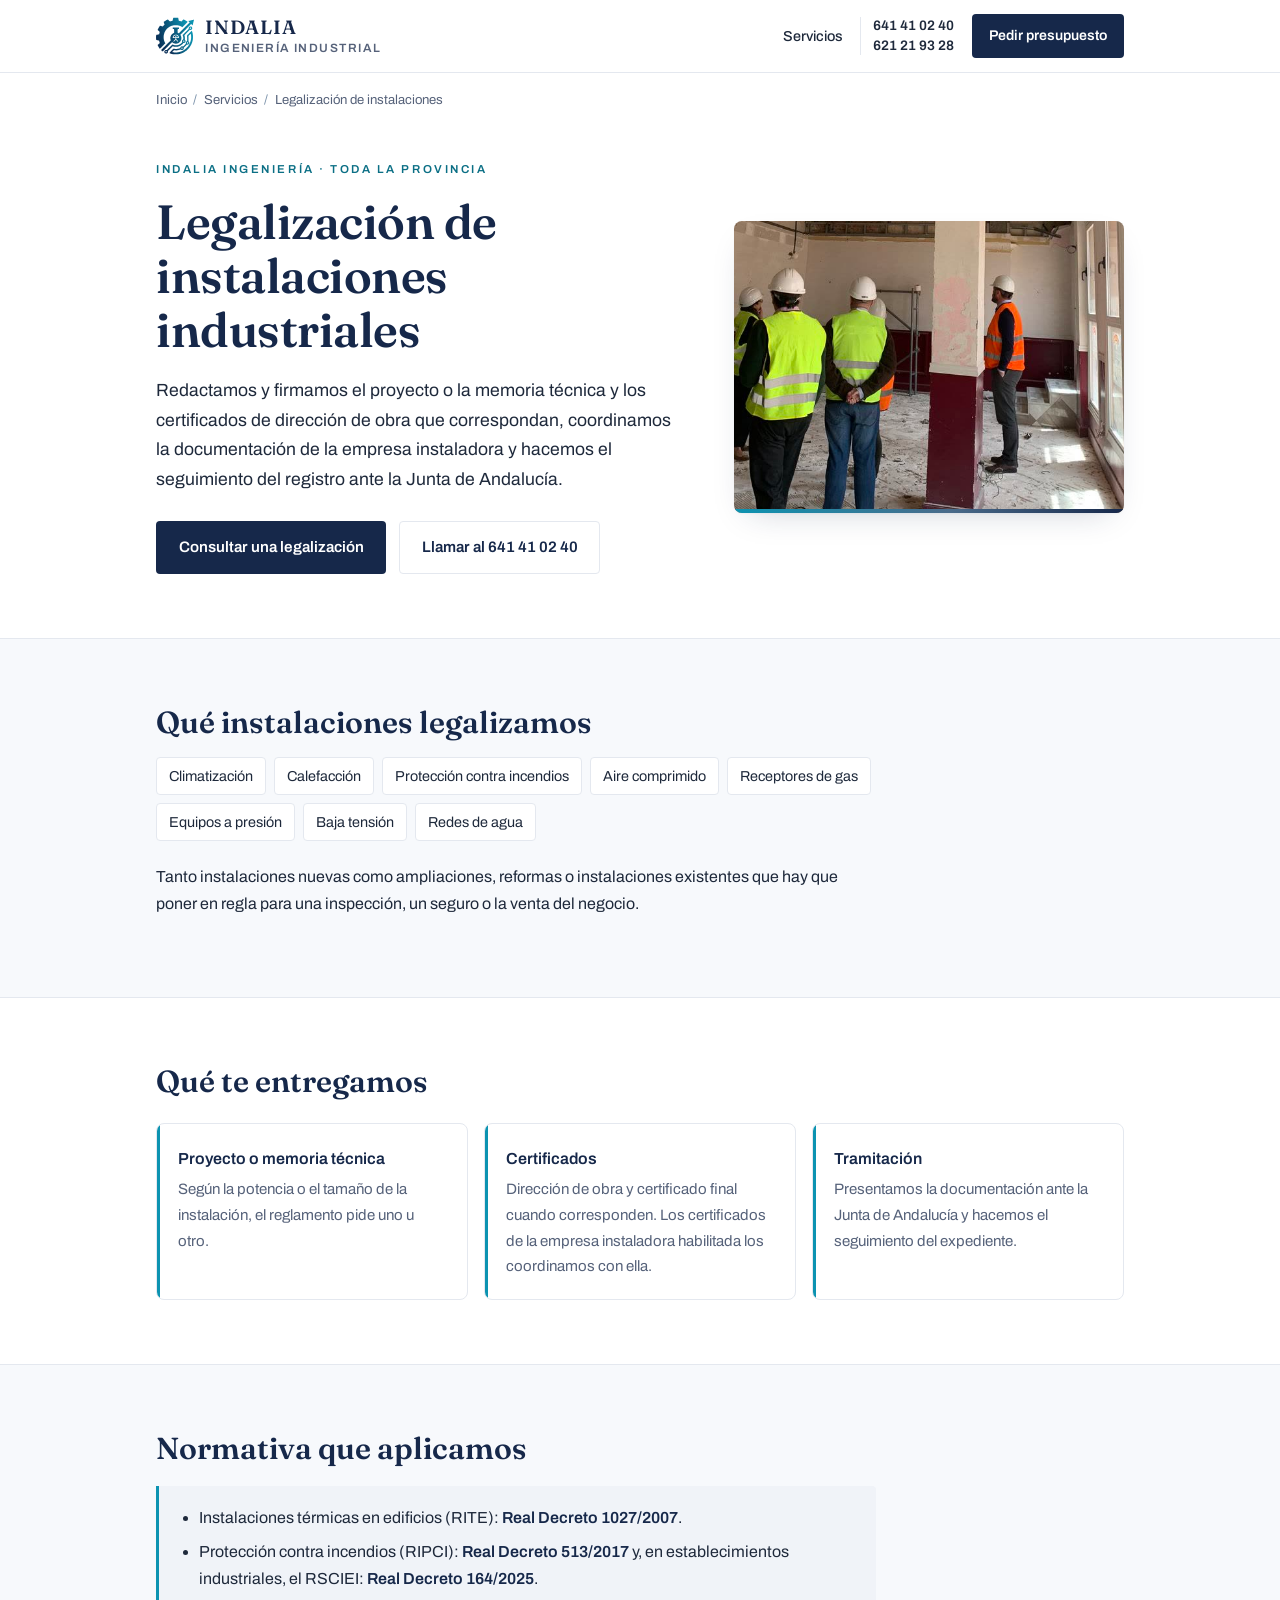
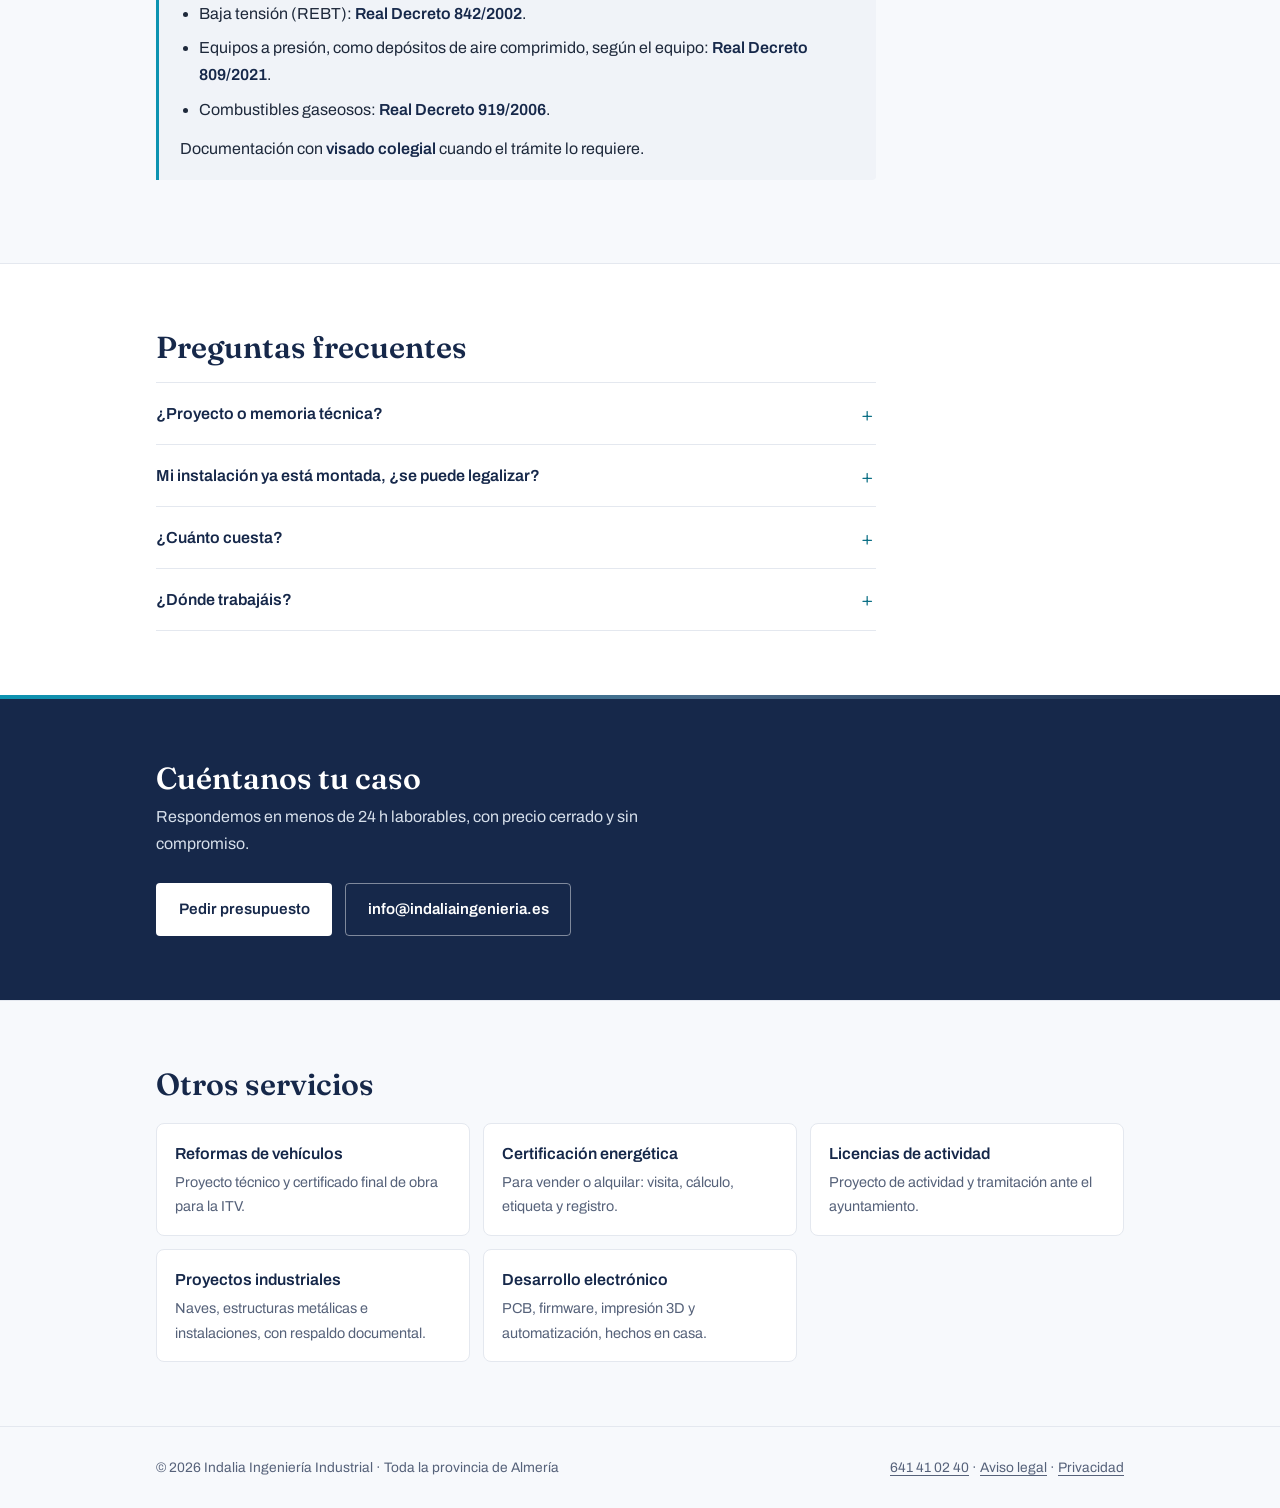
<file: legalizacion-instalaciones-almeria.html>
<!DOCTYPE html>
<html lang="es">
<head>
<meta charset="UTF-8">
<meta name="referrer" content="strict-origin-when-cross-origin">
<meta name="viewport" content="width=device-width, initial-scale=1.0">
<title>Legalización de instalaciones en Almería y provincia | Indalia</title>
<meta name="description" content="Legalización de instalaciones de climatización, contra incendios, baja tensión, gas y equipos a presión. Proyecto, certificados y tramitación.">
<link rel="canonical" href="https://indaliaingenieria.es/legalizacion-instalaciones-almeria">
<link rel="preload" href="fonts/v25-k3kPo8UDI-1M0wlSV9XAw6lQkqWY8Q82sLydOxI.woff2" as="font" type="font/woff2" crossorigin>
<link rel="stylesheet" href="fonts.css">
<link rel="stylesheet" href="servicio.css">
<link rel="icon" type="image/svg+xml" href="favicon.svg">
<link rel="icon" href="favicon.ico" sizes="any">
<link rel="apple-touch-icon" sizes="180x180" href="iconos/icono-180.png">
<meta name="theme-color" content="#16284A">
<meta property="og:type" content="website">
<meta property="og:locale" content="es_ES">
<meta property="og:site_name" content="Indalia Ingeniería Industrial">
<meta property="og:title" content="Legalización de instalaciones en Almería y provincia | Indalia">
<meta property="og:description" content="Legalización de instalaciones de climatización, contra incendios, baja tensión, gas y equipos a presión. Proyecto, certificados y tramitación.">
<meta property="og:url" content="https://indaliaingenieria.es/legalizacion-instalaciones-almeria">
<meta property="og:image" content="https://indaliaingenieria.es/og-indalia.jpg">
<meta name="twitter:card" content="summary_large_image">
<script type="application/ld+json">
{
 "@context": "https://schema.org",
 "@type": "Service",
 "name": "Legalización de instalaciones",
 "serviceType": "Legalización de instalaciones",
 "description": "Legalización de instalaciones de climatización, contra incendios, baja tensión, gas y equipos a presión. Proyecto, certificados y tramitación.",
 "url": "https://indaliaingenieria.es/legalizacion-instalaciones-almeria",
 "areaServed": [
  {
   "@type": "AdministrativeArea",
   "name": "Provincia de Almería"
  },
  {
   "@type": "AdministrativeArea",
   "name": "Andalucía"
  }
 ],
 "provider": {
  "@type": "ProfessionalService",
  "name": "Indalia Ingeniería Industrial",
  "url": "https://indaliaingenieria.es/",
  "telephone": "+34641410240",
  "email": "info@indaliaingenieria.es",
  "address": {
   "@type": "PostalAddress",
   "addressLocality": "Almería",
   "postalCode": "04006",
   "addressCountry": "ES"
  }
 }
}
</script>
<script type="application/ld+json">
{
 "@context": "https://schema.org",
 "@type": "BreadcrumbList",
 "itemListElement": [
  {
   "@type": "ListItem",
   "position": 1,
   "name": "Inicio",
   "item": "https://indaliaingenieria.es/"
  },
  {
   "@type": "ListItem",
   "position": 2,
   "name": "Legalización de instalaciones",
   "item": "https://indaliaingenieria.es/legalizacion-instalaciones-almeria"
  }
 ]
}
</script>
</head>
<body>

<header class="top">
  <div class="wrap">
    <a href="./" class="marca"><img src="logo.svg" alt="" width="38" height="38"><span>INDALIA<small>Ingeniería Industrial</small></span></a>
    <nav class="top-acciones" aria-label="Principal">
      <a href="./#servicios">Servicios</a>
      <div class="top-telefonos" aria-label="Teléfonos de contacto">
        <a href="tel:+34641410240" aria-label="Llamar al 641 41 02 40">641 41 02 40</a>
        <a href="tel:+34621219328" aria-label="Llamar al 621 21 93 28">621 21 93 28</a>
      </div>
      <a class="btn btn-primario" href="./#contacto">Pedir presupuesto</a>
    </nav>
  </div>
</header>

<main>
<nav class="migas wrap" aria-label="Ruta">
  <ol><li><a href="./">Inicio</a></li><li><a href="./#servicios">Servicios</a></li><li aria-current="page">Legalización de instalaciones</li></ol>
</nav>

<section class="intro">
  <div class="wrap intro-grid">
    <div>
      <span class="kicker">Indalia Ingeniería · Toda la provincia</span>
      <h1>Legalización de instalaciones industriales</h1>
      <p class="lead">Redactamos y firmamos el proyecto o la memoria técnica y los certificados de dirección de obra que correspondan, coordinamos la documentación de la empresa instaladora y hacemos el seguimiento del registro ante la Junta de Andalucía.</p>
      <div class="intro-acciones">
        <a class="btn btn-primario" href="./#contacto">Consultar una legalización</a>
        <a class="btn btn-linea" href="tel:+34641410240">Llamar al 641 41 02 40</a>
      </div>
    </div>
    <div class="intro-media"><img src="img/servicio-industrial.jpg" alt="Visita técnica: equipo con casco revisando una estructura" width="800" height="600" decoding="async" fetchpriority="high"></div>
  </div>
</section>

<section class="bloque alt">
  <div class="wrap">
    <h2>Qué instalaciones legalizamos</h2>
<ul class="etiquetas">
<li>Climatización</li><li>Calefacción</li><li>Protección contra incendios</li>
<li>Aire comprimido</li><li>Receptores de gas</li><li>Equipos a presión</li>
<li>Baja tensión</li><li>Redes de agua</li>
</ul>
<p>Tanto instalaciones nuevas como ampliaciones, reformas o instalaciones existentes que hay que poner en regla para una inspección, un seguro o la venta del negocio.</p>
  </div>
</section>
<section class="bloque">
  <div class="wrap">
    <h2>Qué te entregamos</h2>
<div class="rejilla ancho">
<div class="pieza"><h3>Proyecto o memoria técnica</h3><p>Según la potencia o el tamaño de la instalación, el reglamento pide uno u otro.</p></div>
<div class="pieza"><h3>Certificados</h3><p>Dirección de obra y certificado final cuando corresponden. Los certificados de la empresa instaladora habilitada los coordinamos con ella.</p></div>
<div class="pieza"><h3>Tramitación</h3><p>Presentamos la documentación ante la Junta de Andalucía y hacemos el seguimiento del expediente.</p></div>
</div>
  </div>
</section>
<section class="bloque alt">
  <div class="wrap">
    <h2>Normativa que aplicamos</h2>
<div class="norma">
<ul>
<li>Instalaciones térmicas en edificios (RITE): <strong>Real Decreto 1027/2007</strong>.</li>
<li>Protección contra incendios (RIPCI): <strong>Real Decreto 513/2017</strong> y, en establecimientos industriales, el RSCIEI: <strong>Real Decreto 164/2025</strong>.</li>
<li>Baja tensión (REBT): <strong>Real Decreto 842/2002</strong>.</li>
<li>Equipos a presión, como depósitos de aire comprimido, según el equipo: <strong>Real Decreto 809/2021</strong>.</li>
<li>Combustibles gaseosos: <strong>Real Decreto 919/2006</strong>.</li>
</ul>
<p style="margin-top:.8rem">Documentación con <strong>visado colegial</strong> cuando el trámite lo requiere.</p>
</div>
  </div>
</section>

<section class="bloque">
  <div class="wrap">
    <h2>Preguntas frecuentes</h2>
    <div class="faq">
<details><summary>¿Proyecto o memoria técnica?</summary><p>Lo decide el reglamento de cada instalación según su potencia, superficie o riesgo. Lo vemos al estudiar tu caso y te lo indicamos en el presupuesto.</p></details>
<details><summary>Mi instalación ya está montada, ¿se puede legalizar?</summary><p>En muchos casos sí, documentando lo existente y adaptando lo que no cumpla. Primero hacemos una visita para ver qué hace falta.</p></details>
<details><summary>¿Cuánto cuesta?</summary><p>Depende del tipo y del tamaño de la instalación. Antes de empezar te decimos qué trámite pide tu caso y el precio cerrado.</p></details>
<details><summary>¿Dónde trabajáis?</summary><p>En toda la provincia de Almería: la capital, El Ejido, Roquetas de Mar, Adra, Vícar, La Mojonera, Berja, Níjar, Huércal-Overa, Vera y el resto de municipios. Si el trabajo lo permite, también en el resto de Andalucía.</p></details>
    </div>
  </div>
</section>

<section class="cta">
  <div class="wrap">
    <div>
      <h2>Cuéntanos tu caso</h2>
      <p>Respondemos en menos de 24 h laborables, con precio cerrado y sin compromiso.</p>
    </div>
    <div class="acciones">
      <a class="btn btn-primario" href="./#contacto">Pedir presupuesto</a>
      <a class="btn btn-claro" href="mailto:info@indaliaingenieria.es">info@indaliaingenieria.es</a>
    </div>
  </div>
</section>

<section class="bloque alt">
  <div class="wrap">
    <h2>Otros servicios</h2>
    <ul class="otros ancho">
<li><a href="reformas-vehiculos-almeria">Reformas de vehículos<span>Proyecto técnico y certificado final de obra para la ITV.</span></a></li>
<li><a href="certificado-energetico-almeria">Certificación energética<span>Para vender o alquilar: visita, cálculo, etiqueta y registro.</span></a></li>
<li><a href="licencia-actividad-almeria">Licencias de actividad<span>Proyecto de actividad y tramitación ante el ayuntamiento.</span></a></li>
<li><a href="proyectos-industriales-almeria">Proyectos industriales<span>Naves, estructuras metálicas e instalaciones, con respaldo documental.</span></a></li>
<li><a href="electronica-a-medida-almeria">Desarrollo electrónico<span>PCB, firmware, impresión 3D y automatización, hechos en casa.</span></a></li>
    </ul>
  </div>
</section>
</main>

<footer>
  <div class="wrap">
    <span>© 2026 Indalia Ingeniería Industrial · Toda la provincia de Almería</span>
    <span><a href="tel:+34641410240">641 41 02 40</a> · <a href="aviso-legal">Aviso legal</a> · <a href="privacidad">Privacidad</a></span>
  </div>
</footer>

</body>
</html>
</file>
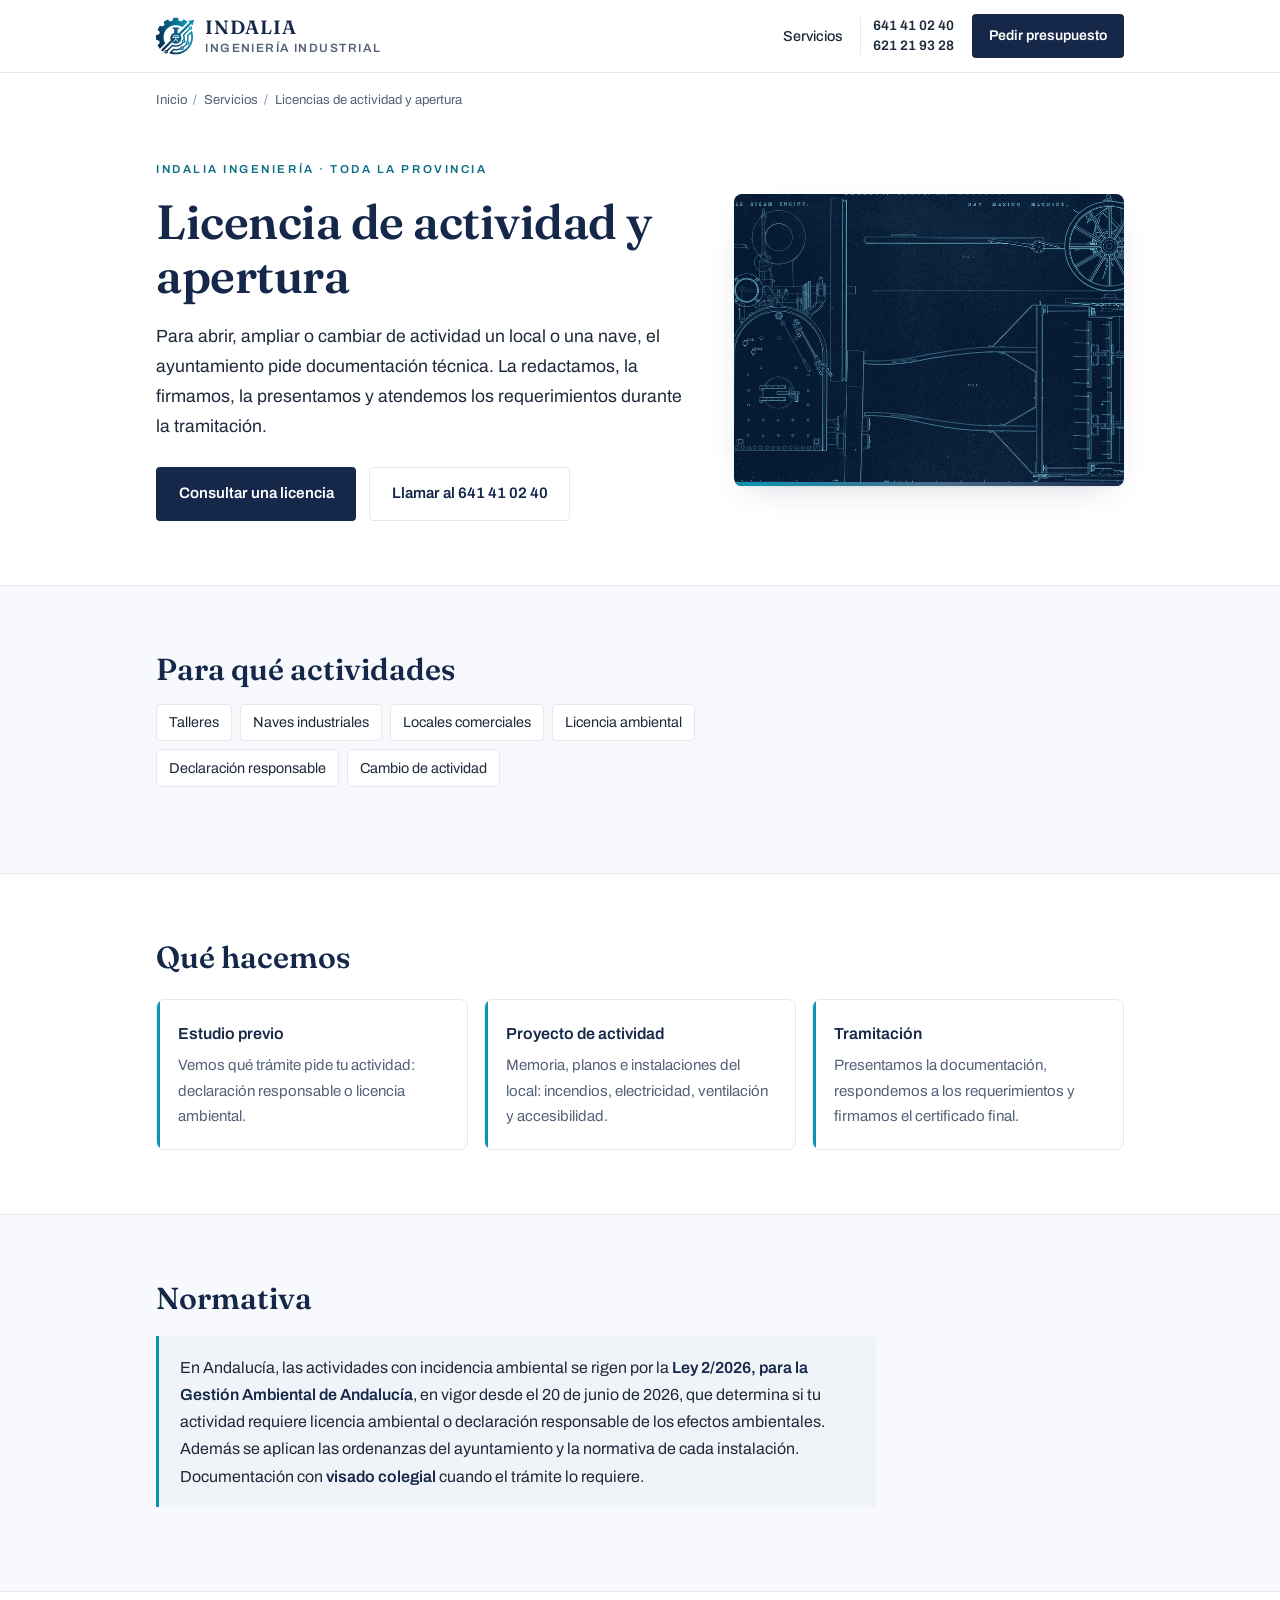
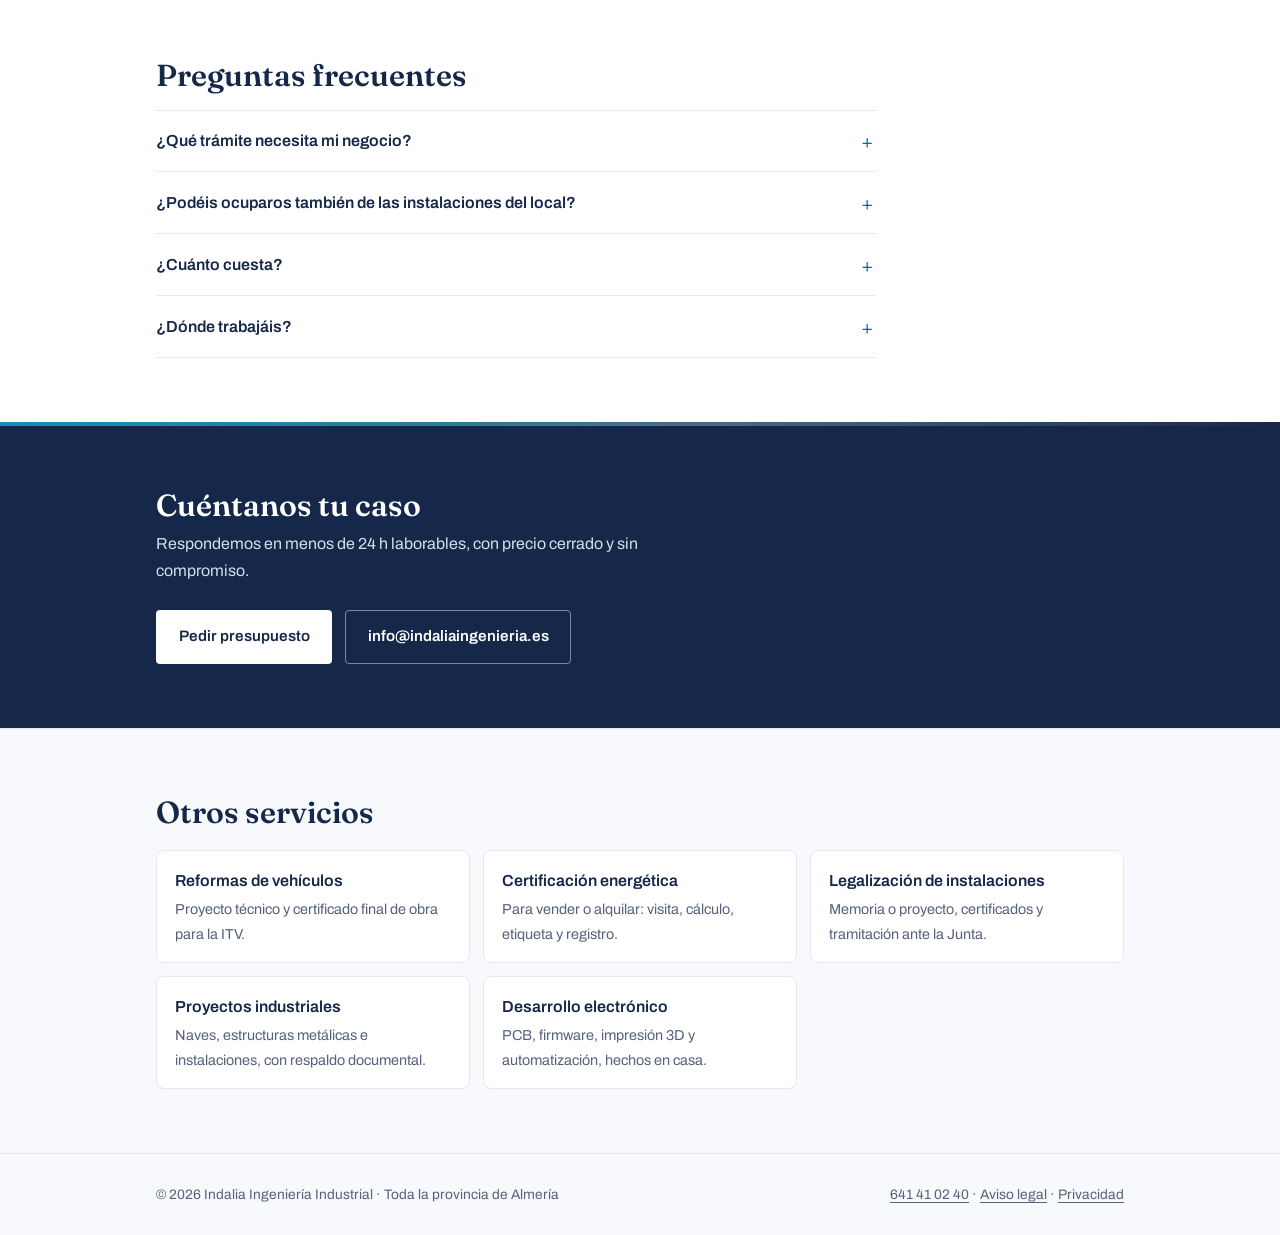
<file: licencia-actividad-almeria.html>
<!DOCTYPE html>
<html lang="es">
<head>
<meta charset="UTF-8">
<meta name="referrer" content="strict-origin-when-cross-origin">
<meta name="viewport" content="width=device-width, initial-scale=1.0">
<title>Licencias de actividad en Almería y provincia | Indalia</title>
<meta name="description" content="Proyecto de actividad, licencia ambiental y apertura de talleres, naves y locales. Redactamos, firmamos y tramitamos ante el ayuntamiento.">
<link rel="canonical" href="https://indaliaingenieria.es/licencia-actividad-almeria">
<link rel="preload" href="fonts/v25-k3kPo8UDI-1M0wlSV9XAw6lQkqWY8Q82sLydOxI.woff2" as="font" type="font/woff2" crossorigin>
<link rel="stylesheet" href="fonts.css">
<link rel="stylesheet" href="servicio.css">
<link rel="icon" type="image/svg+xml" href="favicon.svg">
<link rel="icon" href="favicon.ico" sizes="any">
<link rel="apple-touch-icon" sizes="180x180" href="iconos/icono-180.png">
<meta name="theme-color" content="#16284A">
<meta property="og:type" content="website">
<meta property="og:locale" content="es_ES">
<meta property="og:site_name" content="Indalia Ingeniería Industrial">
<meta property="og:title" content="Licencias de actividad en Almería y provincia | Indalia">
<meta property="og:description" content="Proyecto de actividad, licencia ambiental y apertura de talleres, naves y locales. Redactamos, firmamos y tramitamos ante el ayuntamiento.">
<meta property="og:url" content="https://indaliaingenieria.es/licencia-actividad-almeria">
<meta property="og:image" content="https://indaliaingenieria.es/og-indalia.jpg">
<meta name="twitter:card" content="summary_large_image">
<script type="application/ld+json">
{
 "@context": "https://schema.org",
 "@type": "Service",
 "name": "Licencias de actividad y apertura",
 "serviceType": "Licencias de actividad y apertura",
 "description": "Proyecto de actividad, licencia ambiental y apertura de talleres, naves y locales. Redactamos, firmamos y tramitamos ante el ayuntamiento.",
 "url": "https://indaliaingenieria.es/licencia-actividad-almeria",
 "areaServed": [
  {
   "@type": "AdministrativeArea",
   "name": "Provincia de Almería"
  },
  {
   "@type": "AdministrativeArea",
   "name": "Andalucía"
  }
 ],
 "provider": {
  "@type": "ProfessionalService",
  "name": "Indalia Ingeniería Industrial",
  "url": "https://indaliaingenieria.es/",
  "telephone": "+34641410240",
  "email": "info@indaliaingenieria.es",
  "address": {
   "@type": "PostalAddress",
   "addressLocality": "Almería",
   "postalCode": "04006",
   "addressCountry": "ES"
  }
 }
}
</script>
<script type="application/ld+json">
{
 "@context": "https://schema.org",
 "@type": "BreadcrumbList",
 "itemListElement": [
  {
   "@type": "ListItem",
   "position": 1,
   "name": "Inicio",
   "item": "https://indaliaingenieria.es/"
  },
  {
   "@type": "ListItem",
   "position": 2,
   "name": "Licencias de actividad y apertura",
   "item": "https://indaliaingenieria.es/licencia-actividad-almeria"
  }
 ]
}
</script>
</head>
<body>

<header class="top">
  <div class="wrap">
    <a href="./" class="marca"><img src="logo.svg" alt="" width="38" height="38"><span>INDALIA<small>Ingeniería Industrial</small></span></a>
    <nav class="top-acciones" aria-label="Principal">
      <a href="./#servicios">Servicios</a>
      <div class="top-telefonos" aria-label="Teléfonos de contacto">
        <a href="tel:+34641410240" aria-label="Llamar al 641 41 02 40">641 41 02 40</a>
        <a href="tel:+34621219328" aria-label="Llamar al 621 21 93 28">621 21 93 28</a>
      </div>
      <a class="btn btn-primario" href="./#contacto">Pedir presupuesto</a>
    </nav>
  </div>
</header>

<main>
<nav class="migas wrap" aria-label="Ruta">
  <ol><li><a href="./">Inicio</a></li><li><a href="./#servicios">Servicios</a></li><li aria-current="page">Licencias de actividad y apertura</li></ol>
</nav>

<section class="intro">
  <div class="wrap intro-grid">
    <div>
      <span class="kicker">Indalia Ingeniería · Toda la provincia</span>
      <h1>Licencia de actividad y apertura</h1>
      <p class="lead">Para abrir, ampliar o cambiar de actividad un local o una nave, el ayuntamiento pide documentación técnica. La redactamos, la firmamos, la presentamos y atendemos los requerimientos durante la tramitación.</p>
      <div class="intro-acciones">
        <a class="btn btn-primario" href="./#contacto">Consultar una licencia</a>
        <a class="btn btn-linea" href="tel:+34641410240">Llamar al 641 41 02 40</a>
      </div>
    </div>
    <div class="intro-media"><img src="img/plano-ancho.jpg" alt="Plano técnico de una instalación" width="800" height="600" decoding="async" fetchpriority="high"></div>
  </div>
</section>

<section class="bloque alt">
  <div class="wrap">
    <h2>Para qué actividades</h2>
<ul class="etiquetas">
<li>Talleres</li><li>Naves industriales</li><li>Locales comerciales</li>
<li>Licencia ambiental</li><li>Declaración responsable</li><li>Cambio de actividad</li>
</ul>
  </div>
</section>
<section class="bloque">
  <div class="wrap">
    <h2>Qué hacemos</h2>
<div class="rejilla ancho">
<div class="pieza"><h3>Estudio previo</h3><p>Vemos qué trámite pide tu actividad: declaración responsable o licencia ambiental.</p></div>
<div class="pieza"><h3>Proyecto de actividad</h3><p>Memoria, planos e instalaciones del local: incendios, electricidad, ventilación y accesibilidad.</p></div>
<div class="pieza"><h3>Tramitación</h3><p>Presentamos la documentación, respondemos a los requerimientos y firmamos el certificado final.</p></div>
</div>
  </div>
</section>
<section class="bloque alt">
  <div class="wrap">
    <h2>Normativa</h2>
<div class="norma">
<p>En Andalucía, las actividades con incidencia ambiental se rigen por la <strong>Ley 2/2026, para la Gestión Ambiental de Andalucía</strong>, en vigor desde el 20 de junio de 2026, que determina si tu actividad requiere licencia ambiental o declaración responsable de los efectos ambientales. Además se aplican las ordenanzas del ayuntamiento y la normativa de cada instalación. Documentación con <strong>visado colegial</strong> cuando el trámite lo requiere.</p>
</div>
  </div>
</section>

<section class="bloque">
  <div class="wrap">
    <h2>Preguntas frecuentes</h2>
    <div class="faq">
<details><summary>¿Qué trámite necesita mi negocio?</summary><p>Depende de la actividad, la superficie y el ayuntamiento. Muchas actividades se abren con declaración responsable; las que tienen más incidencia ambiental necesitan licencia ambiental. Lo estudiamos antes de presupuestar.</p></details>
<details><summary>¿Podéis ocuparos también de las instalaciones del local?</summary><p>Sí. La licencia suele exigir que la instalación eléctrica, la de incendios o la de climatización estén legalizadas, y las hacemos en el mismo encargo.</p></details>
<details><summary>¿Cuánto cuesta?</summary><p>Depende del tipo de actividad y del local. Antes de empezar te decimos qué trámite pide tu caso y el precio cerrado.</p></details>
<details><summary>¿Dónde trabajáis?</summary><p>En toda la provincia de Almería: la capital, El Ejido, Roquetas de Mar, Adra, Vícar, La Mojonera, Berja, Níjar, Huércal-Overa, Vera y el resto de municipios. Si el trabajo lo permite, también en el resto de Andalucía.</p></details>
    </div>
  </div>
</section>

<section class="cta">
  <div class="wrap">
    <div>
      <h2>Cuéntanos tu caso</h2>
      <p>Respondemos en menos de 24 h laborables, con precio cerrado y sin compromiso.</p>
    </div>
    <div class="acciones">
      <a class="btn btn-primario" href="./#contacto">Pedir presupuesto</a>
      <a class="btn btn-claro" href="mailto:info@indaliaingenieria.es">info@indaliaingenieria.es</a>
    </div>
  </div>
</section>

<section class="bloque alt">
  <div class="wrap">
    <h2>Otros servicios</h2>
    <ul class="otros ancho">
<li><a href="reformas-vehiculos-almeria">Reformas de vehículos<span>Proyecto técnico y certificado final de obra para la ITV.</span></a></li>
<li><a href="certificado-energetico-almeria">Certificación energética<span>Para vender o alquilar: visita, cálculo, etiqueta y registro.</span></a></li>
<li><a href="legalizacion-instalaciones-almeria">Legalización de instalaciones<span>Memoria o proyecto, certificados y tramitación ante la Junta.</span></a></li>
<li><a href="proyectos-industriales-almeria">Proyectos industriales<span>Naves, estructuras metálicas e instalaciones, con respaldo documental.</span></a></li>
<li><a href="electronica-a-medida-almeria">Desarrollo electrónico<span>PCB, firmware, impresión 3D y automatización, hechos en casa.</span></a></li>
    </ul>
  </div>
</section>
</main>

<footer>
  <div class="wrap">
    <span>© 2026 Indalia Ingeniería Industrial · Toda la provincia de Almería</span>
    <span><a href="tel:+34641410240">641 41 02 40</a> · <a href="aviso-legal">Aviso legal</a> · <a href="privacidad">Privacidad</a></span>
  </div>
</footer>

</body>
</html>
</file>
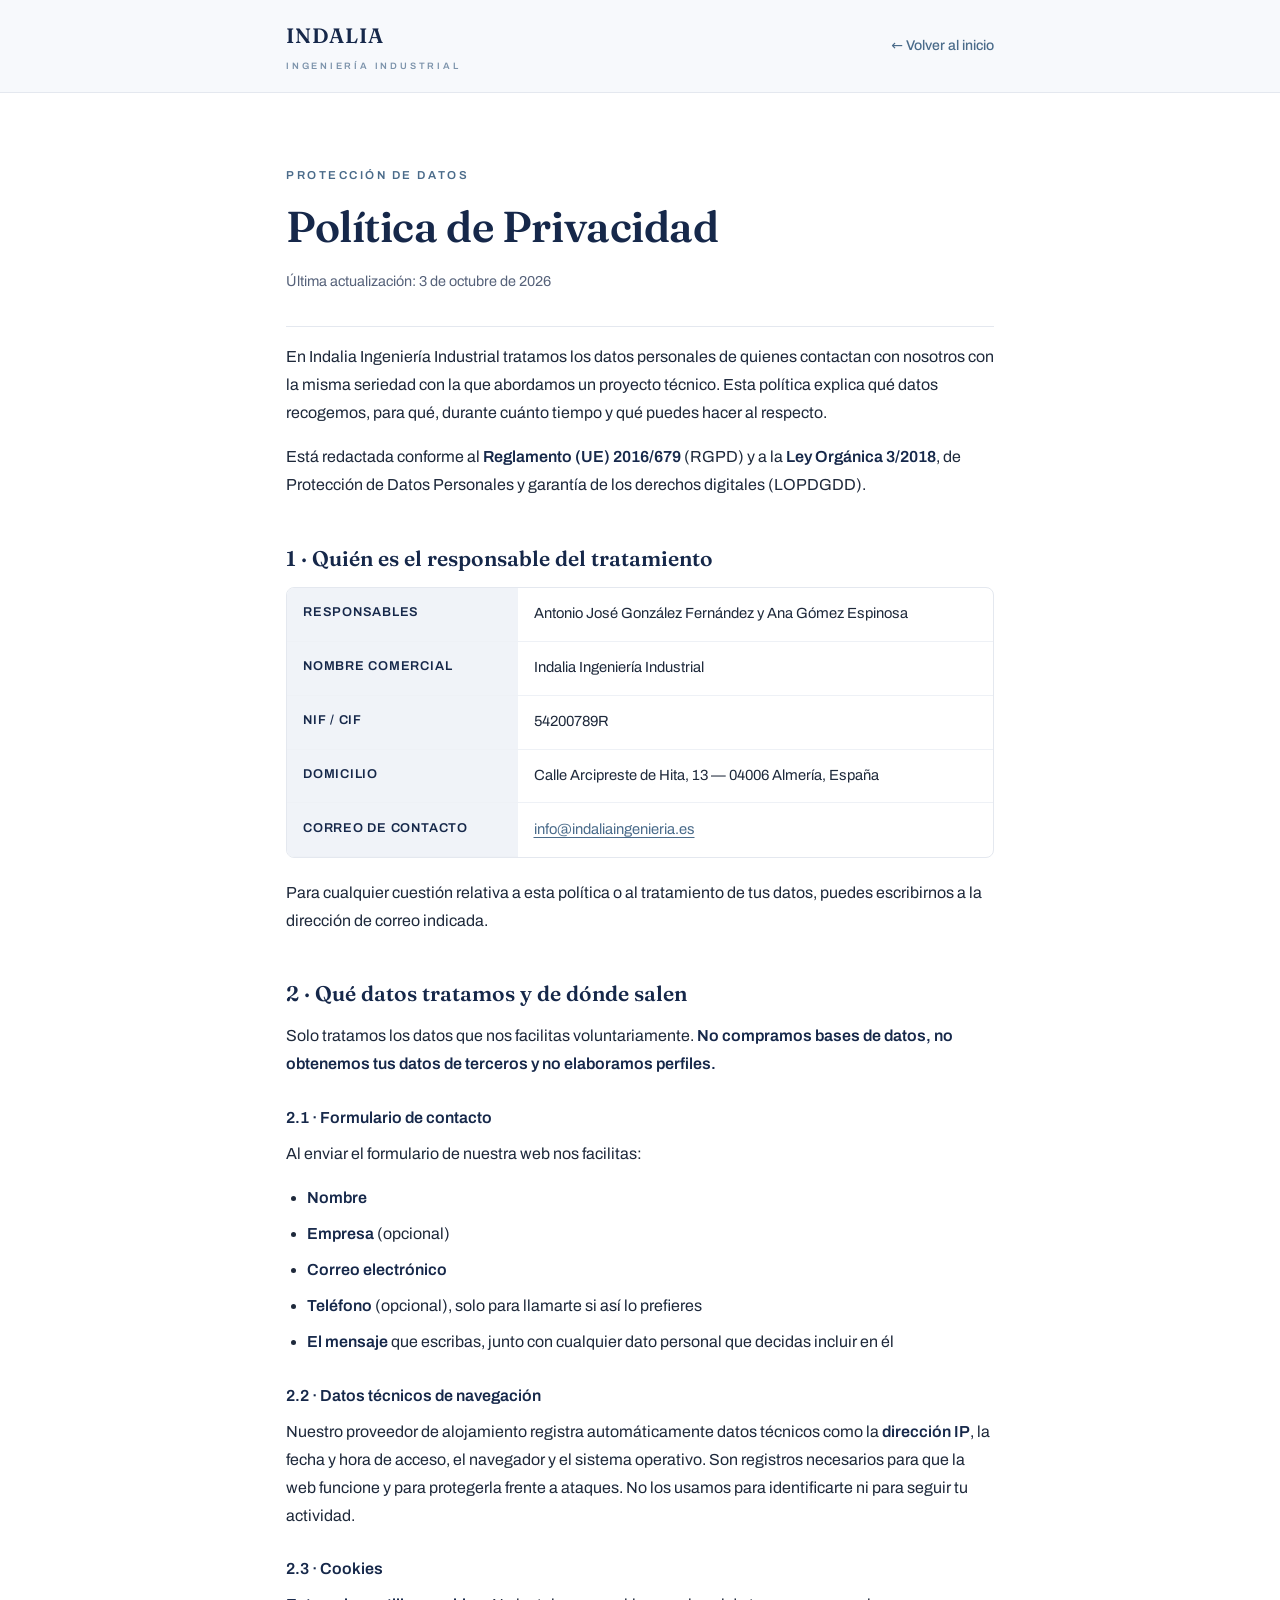
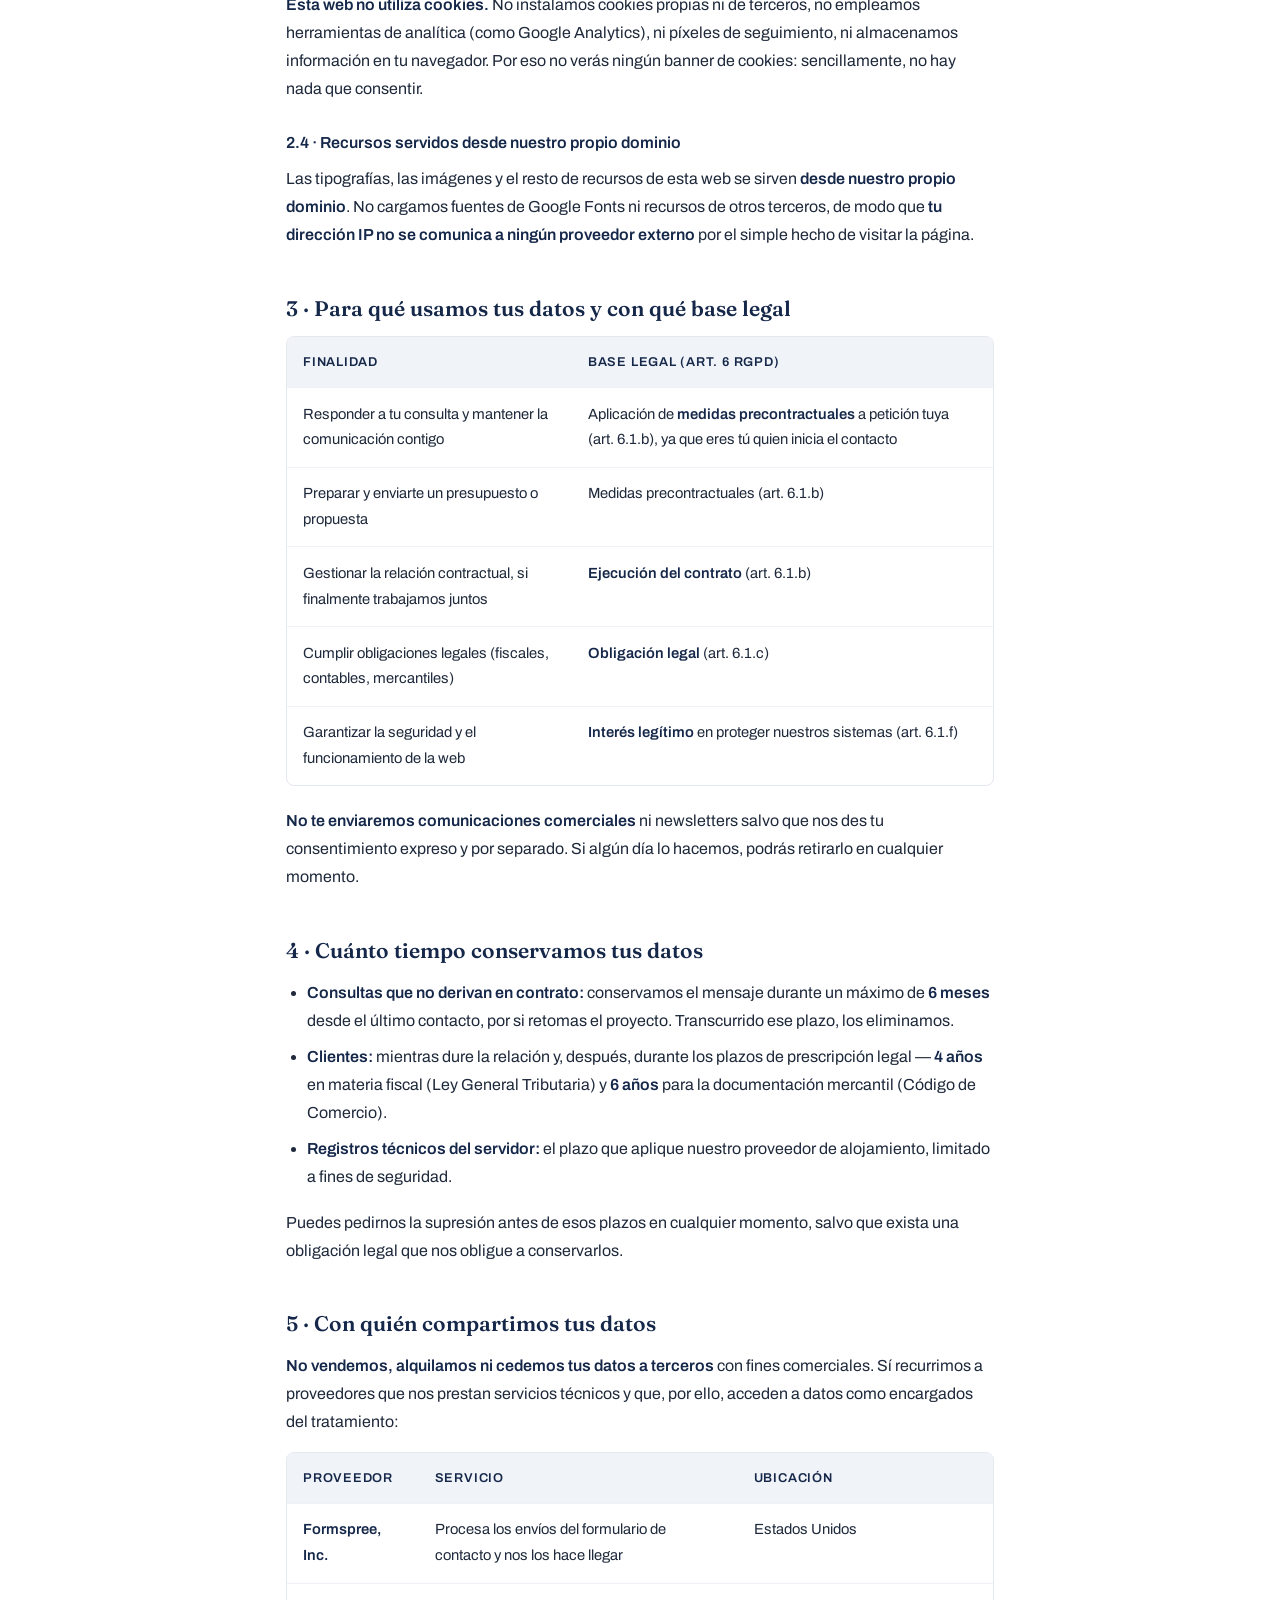
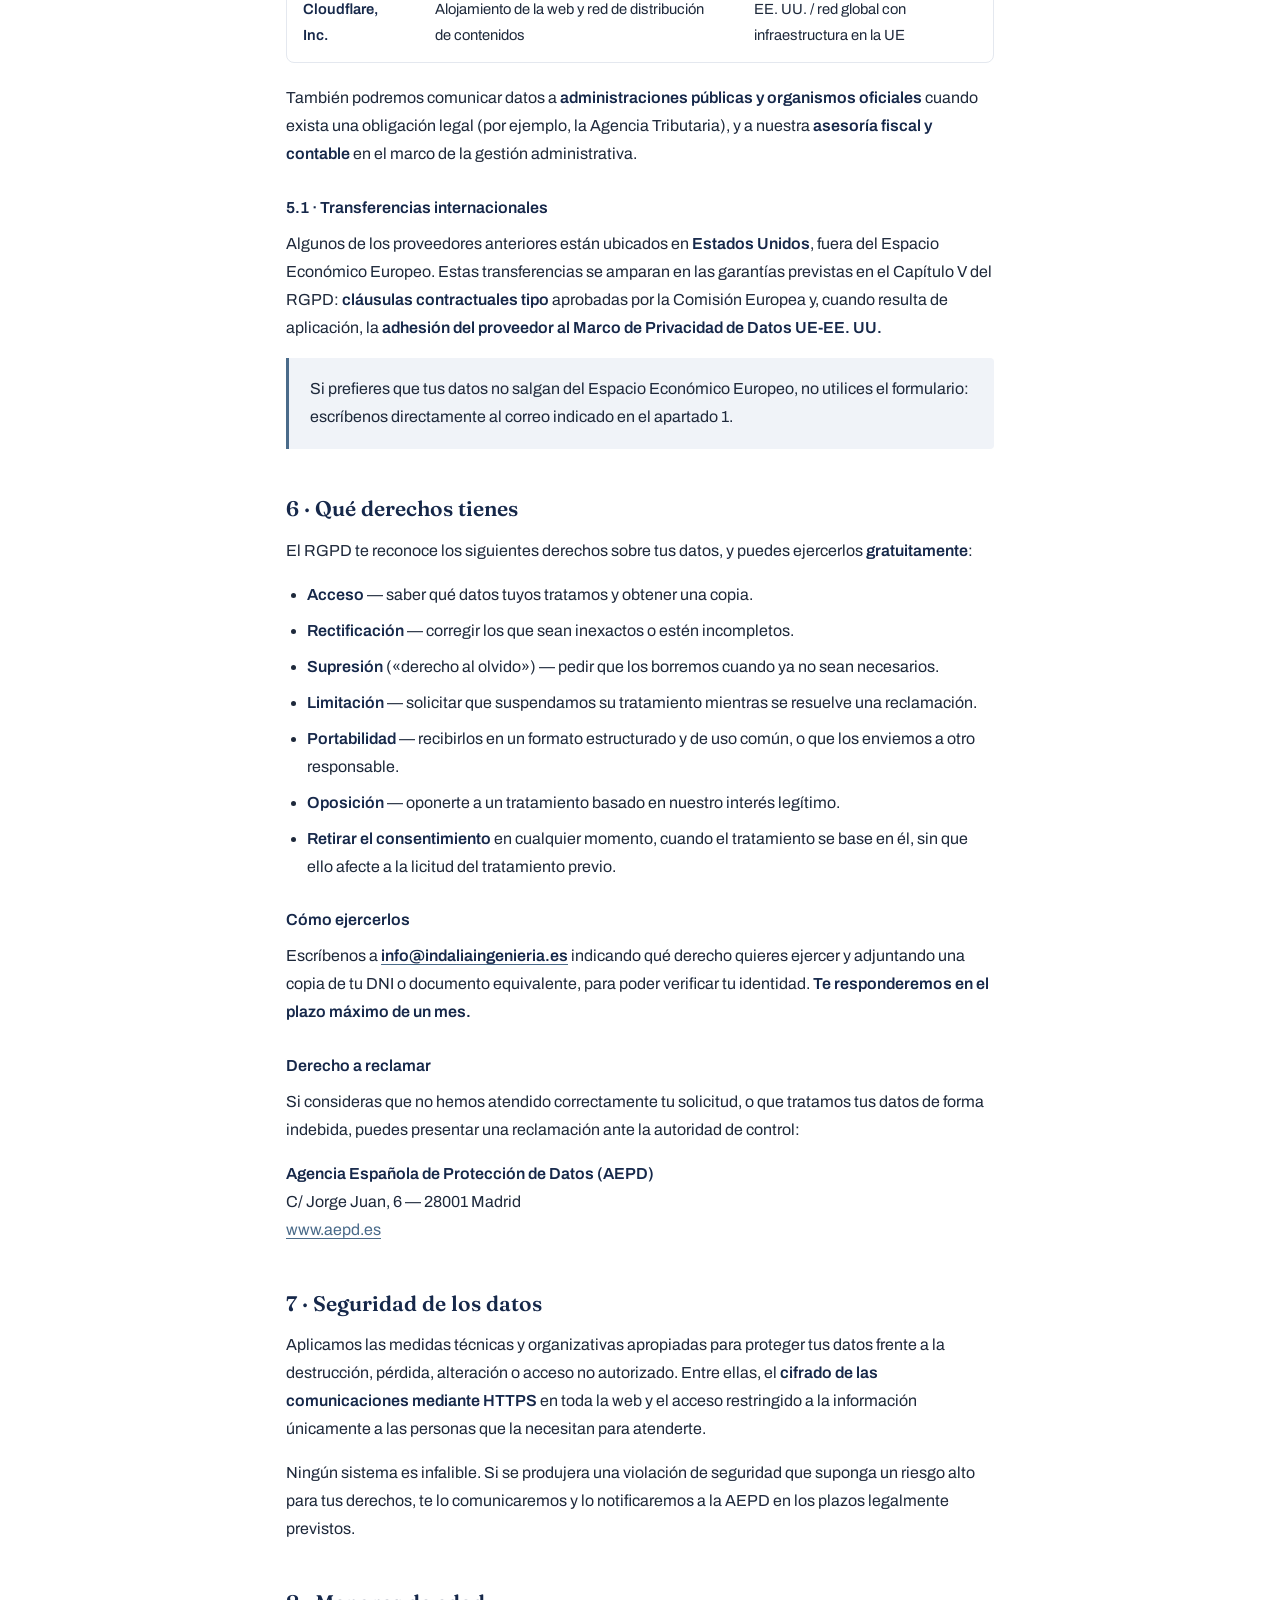
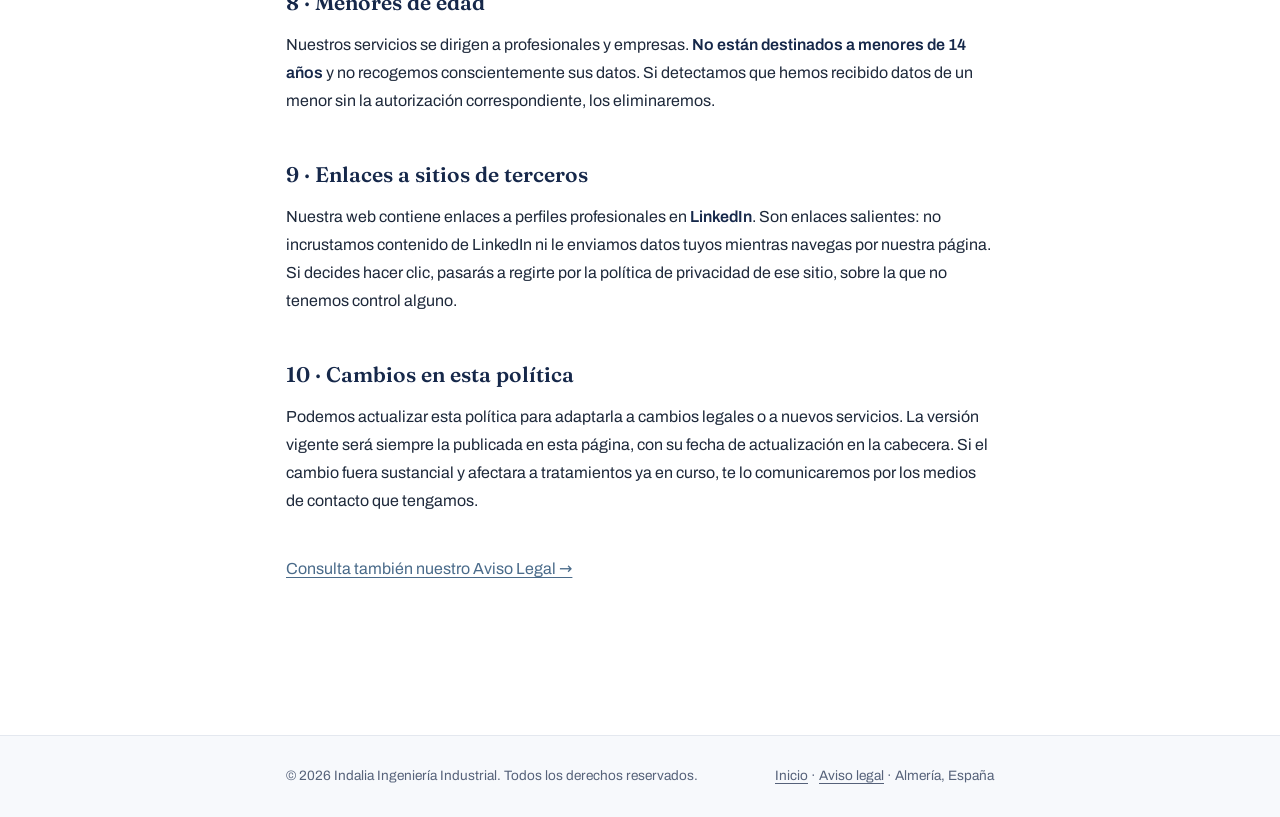
<file: privacidad.html>
<!DOCTYPE html>
<html lang="es">
<head>
<meta charset="UTF-8">
<meta name="referrer" content="strict-origin-when-cross-origin">
<meta name="viewport" content="width=device-width, initial-scale=1.0">
<link rel="canonical" href="https://indaliaingenieria.es/privacidad">
<title>Política de Privacidad · Indalia Ingeniería Industrial</title>
<meta name="description" content="Política de privacidad y protección de datos de Indalia Ingeniería Industrial. Qué datos tratamos, con qué base legal y cómo ejercer tus derechos.">
<link rel="stylesheet" href="fonts.css">
<link rel="icon" type="image/svg+xml" href="favicon.svg">
<link rel="icon" href="favicon.ico" sizes="any">
<link rel="apple-touch-icon" sizes="180x180" href="iconos/icono-180.png">
<meta name="theme-color" content="#16284A">

<style>
:root{
  --navy:#16284A; --navy-deep:#0F1E3A; --steel:#4A6B8A; --steel-soft:#7C93AB;
  --slate:#1E293B; --slate-soft:#56627A; --line:#E4E8EF; --line-soft:#EEF1F6;
  --paper:#FFFFFF; --paper-2:#F7F9FC; --paper-3:#F0F3F8;
  --radio:4px; --radio-lg:8px; --max:820px;
  --t:.4s cubic-bezier(.22,1,.36,1);
}
*{margin:0;padding:0;box-sizing:border-box}
body{
  font-family:'Archivo',system-ui,sans-serif; background:var(--paper);
  color:var(--slate); line-height:1.75; font-size:16px;
  -webkit-font-smoothing:antialiased;
}
.wrap{width:100%;max-width:var(--max);margin-inline:auto;padding-inline:clamp(22px,5vw,56px)}

.top{border-bottom:1px solid var(--line);background:var(--paper-2)}
.top .wrap{display:flex;align-items:center;justify-content:space-between;gap:1rem;padding-block:1.1rem;flex-wrap:wrap}
.marca{font-family:'Fraunces',serif;font-weight:600;font-size:1.3rem;letter-spacing:.04em;color:var(--navy);text-decoration:none}
.marca small{display:block;font-family:'Archivo',sans-serif;font-size:.58rem;font-weight:600;letter-spacing:.3em;text-transform:uppercase;color:var(--steel-soft);margin-top:.25rem}
.volver{font-size:.88rem;font-weight:500;color:var(--steel);text-decoration:none;transition:var(--t)}
.volver:hover{color:var(--navy)}

main{padding-block:clamp(2.5rem,6vw,4.5rem)}
.kicker{font-size:.72rem;font-weight:600;letter-spacing:.22em;text-transform:uppercase;color:var(--steel);display:block;margin-bottom:1rem}
h1{font-family:'Fraunces',serif;font-weight:600;font-size:clamp(1.9rem,5vw,2.7rem);line-height:1.2;color:var(--navy);letter-spacing:-.01em}
.fecha{color:var(--slate-soft);font-size:.9rem;margin-top:1rem;padding-bottom:2rem;border-bottom:1px solid var(--line)}
h2{font-family:'Fraunces',serif;font-weight:600;font-size:1.32rem;color:var(--navy);margin-top:2.8rem;margin-bottom:.9rem;line-height:1.35}
h3{font-size:1rem;font-weight:600;color:var(--navy);margin-top:1.6rem;margin-bottom:.5rem}
p{margin-bottom:1rem;color:var(--slate)}
ul,ol{margin:0 0 1.1rem 1.3rem}
li{margin-bottom:.5rem}
a{color:var(--steel);text-decoration:underline;text-underline-offset:3px;transition:var(--t)}
a:hover{color:var(--navy)}
strong{color:var(--navy);font-weight:600}

.tabla-wrap{overflow-x:auto;margin-bottom:1.3rem;border:1px solid var(--line);border-radius:var(--radio-lg)}
table{width:100%;border-collapse:collapse;font-size:.92rem;min-width:520px}
th,td{padding:.85rem 1rem;text-align:left;border-bottom:1px solid var(--line-soft);vertical-align:top}
th{background:var(--paper-3);font-weight:600;color:var(--navy);font-size:.8rem;letter-spacing:.06em;text-transform:uppercase}
tr:last-child td{border-bottom:none}

.nota{background:var(--paper-3);border-left:3px solid var(--steel);padding:1.1rem 1.3rem;border-radius:0 var(--radio) var(--radio) 0;margin-bottom:1.3rem}
.nota p:last-child{margin-bottom:0}

.pendiente{background:#FFF4E5;color:#7A4B00;font-weight:600;padding:.1rem .45rem;border-radius:3px;font-size:.88em;border:1px solid #F0CC99}

footer{border-top:1px solid var(--line);background:var(--paper-2);margin-top:4rem}
footer .wrap{padding-block:1.8rem;display:flex;justify-content:space-between;gap:1rem;flex-wrap:wrap;font-size:.85rem;color:var(--slate-soft)}
footer a{color:var(--slate-soft)}

@media (max-width:640px){
  body{font-size:15px}
  .top .wrap{padding-block:.9rem}
}
</style>
</head>
<body>

<div class="top">
  <div class="wrap">
    <a href="index.html" class="marca">INDALIA<small>Ingeniería Industrial</small></a>
    <a href="index.html" class="volver">&larr; Volver al inicio</a>
  </div>
</div>

<main>
  <div class="wrap">

    <span class="kicker">Protección de datos</span>
    <h1>Política de Privacidad</h1>
    <p class="fecha">Última actualización: 3 de octubre de 2026</p>

    <p>En Indalia Ingeniería Industrial tratamos los datos personales de quienes contactan con nosotros con la misma seriedad con la que abordamos un proyecto técnico. Esta política explica qué datos recogemos, para qué, durante cuánto tiempo y qué puedes hacer al respecto.</p>

    <p>Está redactada conforme al <strong>Reglamento (UE) 2016/679</strong> (RGPD) y a la <strong>Ley Orgánica 3/2018</strong>, de Protección de Datos Personales y garantía de los derechos digitales (LOPDGDD).</p>

    <h2>1 · Quién es el responsable del tratamiento</h2>

    <div class="tabla-wrap">
      <table>
        <tr><th>Responsables</th><td>Antonio José González Fernández y Ana Gómez Espinosa</td></tr>
        <tr><th>Nombre comercial</th><td>Indalia Ingeniería Industrial</td></tr>
        <tr><th>NIF / CIF</th><td>54200789R</td></tr>
        <tr><th>Domicilio</th><td>Calle Arcipreste de Hita, 13 — 04006 Almería, España</td></tr>
        <tr><th>Correo de contacto</th><td><a href="mailto:info@indaliaingenieria.es">info@indaliaingenieria.es</a></td></tr>
      </table>
    </div>

    <p>Para cualquier cuestión relativa a esta política o al tratamiento de tus datos, puedes escribirnos a la dirección de correo indicada.</p>

    <h2>2 · Qué datos tratamos y de dónde salen</h2>

    <p>Solo tratamos los datos que nos facilitas voluntariamente. <strong>No compramos bases de datos, no obtenemos tus datos de terceros y no elaboramos perfiles.</strong></p>

    <h3>2.1 · Formulario de contacto</h3>
    <p>Al enviar el formulario de nuestra web nos facilitas:</p>
    <ul>
      <li><strong>Nombre</strong></li>
      <li><strong>Empresa</strong> (opcional)</li>
      <li><strong>Correo electrónico</strong></li>
      <li><strong>Teléfono</strong> (opcional), solo para llamarte si así lo prefieres</li>
      <li><strong>El mensaje</strong> que escribas, junto con cualquier dato personal que decidas incluir en él</li>
    </ul>

    <h3>2.2 · Datos técnicos de navegación</h3>
    <p>Nuestro proveedor de alojamiento registra automáticamente datos técnicos como la <strong>dirección IP</strong>, la fecha y hora de acceso, el navegador y el sistema operativo. Son registros necesarios para que la web funcione y para protegerla frente a ataques. No los usamos para identificarte ni para seguir tu actividad.</p>

    <h3>2.3 · Cookies</h3>
    <p><strong>Esta web no utiliza cookies.</strong> No instalamos cookies propias ni de terceros, no empleamos herramientas de analítica (como Google Analytics), ni píxeles de seguimiento, ni almacenamos información en tu navegador. Por eso no verás ningún banner de cookies: sencillamente, no hay nada que consentir.</p>

    <h3>2.4 · Recursos servidos desde nuestro propio dominio</h3>
    <p>Las tipografías, las imágenes y el resto de recursos de esta web se sirven <strong>desde nuestro propio dominio</strong>. No cargamos fuentes de Google Fonts ni recursos de otros terceros, de modo que <strong>tu dirección IP no se comunica a ningún proveedor externo</strong> por el simple hecho de visitar la página.</p>

    <h2>3 · Para qué usamos tus datos y con qué base legal</h2>

    <div class="tabla-wrap">
      <table>
        <thead>
          <tr><th>Finalidad</th><th>Base legal (art. 6 RGPD)</th></tr>
        </thead>
        <tbody>
          <tr>
            <td>Responder a tu consulta y mantener la comunicación contigo</td>
            <td>Aplicación de <strong>medidas precontractuales</strong> a petición tuya (art. 6.1.b), ya que eres tú quien inicia el contacto</td>
          </tr>
          <tr>
            <td>Preparar y enviarte un presupuesto o propuesta</td>
            <td>Medidas precontractuales (art. 6.1.b)</td>
          </tr>
          <tr>
            <td>Gestionar la relación contractual, si finalmente trabajamos juntos</td>
            <td><strong>Ejecución del contrato</strong> (art. 6.1.b)</td>
          </tr>
          <tr>
            <td>Cumplir obligaciones legales (fiscales, contables, mercantiles)</td>
            <td><strong>Obligación legal</strong> (art. 6.1.c)</td>
          </tr>
          <tr>
            <td>Garantizar la seguridad y el funcionamiento de la web</td>
            <td><strong>Interés legítimo</strong> en proteger nuestros sistemas (art. 6.1.f)</td>
          </tr>
        </tbody>
      </table>
    </div>

    <p><strong>No te enviaremos comunicaciones comerciales</strong> ni newsletters salvo que nos des tu consentimiento expreso y por separado. Si algún día lo hacemos, podrás retirarlo en cualquier momento.</p>

    <h2>4 · Cuánto tiempo conservamos tus datos</h2>

    <ul>
      <li><strong>Consultas que no derivan en contrato:</strong> conservamos el mensaje durante un máximo de <strong>6 meses</strong> desde el último contacto, por si retomas el proyecto. Transcurrido ese plazo, los eliminamos.</li>
      <li><strong>Clientes:</strong> mientras dure la relación y, después, durante los plazos de prescripción legal — <strong>4 años</strong> en materia fiscal (Ley General Tributaria) y <strong>6 años</strong> para la documentación mercantil (Código de Comercio).</li>
      <li><strong>Registros técnicos del servidor:</strong> el plazo que aplique nuestro proveedor de alojamiento, limitado a fines de seguridad.</li>
    </ul>

    <p>Puedes pedirnos la supresión antes de esos plazos en cualquier momento, salvo que exista una obligación legal que nos obligue a conservarlos.</p>

    <h2>5 · Con quién compartimos tus datos</h2>

    <p><strong>No vendemos, alquilamos ni cedemos tus datos a terceros</strong> con fines comerciales. Sí recurrimos a proveedores que nos prestan servicios técnicos y que, por ello, acceden a datos como encargados del tratamiento:</p>

    <div class="tabla-wrap">
      <table>
        <thead>
          <tr><th>Proveedor</th><th>Servicio</th><th>Ubicación</th></tr>
        </thead>
        <tbody>
          <tr><td><strong>Formspree, Inc.</strong></td><td>Procesa los envíos del formulario de contacto y nos los hace llegar</td><td>Estados Unidos</td></tr>
          <tr><td><strong>Cloudflare, Inc.</strong></td><td>Alojamiento de la web y red de distribución de contenidos</td><td>EE. UU. / red global con infraestructura en la UE</td></tr>
          
        </tbody>
      </table>
    </div>

    <p>También podremos comunicar datos a <strong>administraciones públicas y organismos oficiales</strong> cuando exista una obligación legal (por ejemplo, la Agencia Tributaria), y a nuestra <strong>asesoría fiscal y contable</strong> en el marco de la gestión administrativa.</p>

    <h3>5.1 · Transferencias internacionales</h3>
    <p>Algunos de los proveedores anteriores están ubicados en <strong>Estados Unidos</strong>, fuera del Espacio Económico Europeo. Estas transferencias se amparan en las garantías previstas en el Capítulo V del RGPD: <strong>cláusulas contractuales tipo</strong> aprobadas por la Comisión Europea y, cuando resulta de aplicación, la <strong>adhesión del proveedor al Marco de Privacidad de Datos UE-EE. UU.</strong></p>

    <div class="nota">
      <p>Si prefieres que tus datos no salgan del Espacio Económico Europeo, no utilices el formulario: escríbenos directamente al correo indicado en el apartado 1.</p>
    </div>

    <h2>6 · Qué derechos tienes</h2>

    <p>El RGPD te reconoce los siguientes derechos sobre tus datos, y puedes ejercerlos <strong>gratuitamente</strong>:</p>

    <ul>
      <li><strong>Acceso</strong> — saber qué datos tuyos tratamos y obtener una copia.</li>
      <li><strong>Rectificación</strong> — corregir los que sean inexactos o estén incompletos.</li>
      <li><strong>Supresión</strong> («derecho al olvido») — pedir que los borremos cuando ya no sean necesarios.</li>
      <li><strong>Limitación</strong> — solicitar que suspendamos su tratamiento mientras se resuelve una reclamación.</li>
      <li><strong>Portabilidad</strong> — recibirlos en un formato estructurado y de uso común, o que los enviemos a otro responsable.</li>
      <li><strong>Oposición</strong> — oponerte a un tratamiento basado en nuestro interés legítimo.</li>
      <li><strong>Retirar el consentimiento</strong> en cualquier momento, cuando el tratamiento se base en él, sin que ello afecte a la licitud del tratamiento previo.</li>
    </ul>

    <h3>Cómo ejercerlos</h3>
    <p>Escríbenos a <a href="mailto:info@indaliaingenieria.es"><strong>info@indaliaingenieria.es</strong></a> indicando qué derecho quieres ejercer y adjuntando una copia de tu DNI o documento equivalente, para poder verificar tu identidad. <strong>Te responderemos en el plazo máximo de un mes.</strong></p>

    <h3>Derecho a reclamar</h3>
    <p>Si consideras que no hemos atendido correctamente tu solicitud, o que tratamos tus datos de forma indebida, puedes presentar una reclamación ante la autoridad de control:</p>
    <p><strong>Agencia Española de Protección de Datos (AEPD)</strong><br>
    C/ Jorge Juan, 6 — 28001 Madrid<br>
    <a href="https://www.aepd.es" target="_blank" rel="noopener noreferrer">www.aepd.es</a></p>

    <h2>7 · Seguridad de los datos</h2>
    <p>Aplicamos las medidas técnicas y organizativas apropiadas para proteger tus datos frente a la destrucción, pérdida, alteración o acceso no autorizado. Entre ellas, el <strong>cifrado de las comunicaciones mediante HTTPS</strong> en toda la web y el acceso restringido a la información únicamente a las personas que la necesitan para atenderte.</p>
    <p>Ningún sistema es infalible. Si se produjera una violación de seguridad que suponga un riesgo alto para tus derechos, te lo comunicaremos y lo notificaremos a la AEPD en los plazos legalmente previstos.</p>

    <h2>8 · Menores de edad</h2>
    <p>Nuestros servicios se dirigen a profesionales y empresas. <strong>No están destinados a menores de 14 años</strong> y no recogemos conscientemente sus datos. Si detectamos que hemos recibido datos de un menor sin la autorización correspondiente, los eliminaremos.</p>

    <h2>9 · Enlaces a sitios de terceros</h2>
    <p>Nuestra web contiene enlaces a perfiles profesionales en <strong>LinkedIn</strong>. Son enlaces salientes: no incrustamos contenido de LinkedIn ni le enviamos datos tuyos mientras navegas por nuestra página. Si decides hacer clic, pasarás a regirte por la política de privacidad de ese sitio, sobre la que no tenemos control alguno.</p>

    <h2>10 · Cambios en esta política</h2>
    <p>Podemos actualizar esta política para adaptarla a cambios legales o a nuevos servicios. La versión vigente será siempre la publicada en esta página, con su fecha de actualización en la cabecera. Si el cambio fuera sustancial y afectara a tratamientos ya en curso, te lo comunicaremos por los medios de contacto que tengamos.</p>

    <p style="margin-top:2.5rem"><a href="aviso-legal.html">Consulta también nuestro Aviso Legal &rarr;</a></p>

  </div>
</main>

<footer>
  <div class="wrap">
    <span>© 2026 Indalia Ingeniería Industrial. Todos los derechos reservados.</span>
    <span><a href="index.html">Inicio</a> · <a href="aviso-legal.html">Aviso legal</a> · Almería, España</span>
  </div>
</footer>

</body>
</html>
</file>
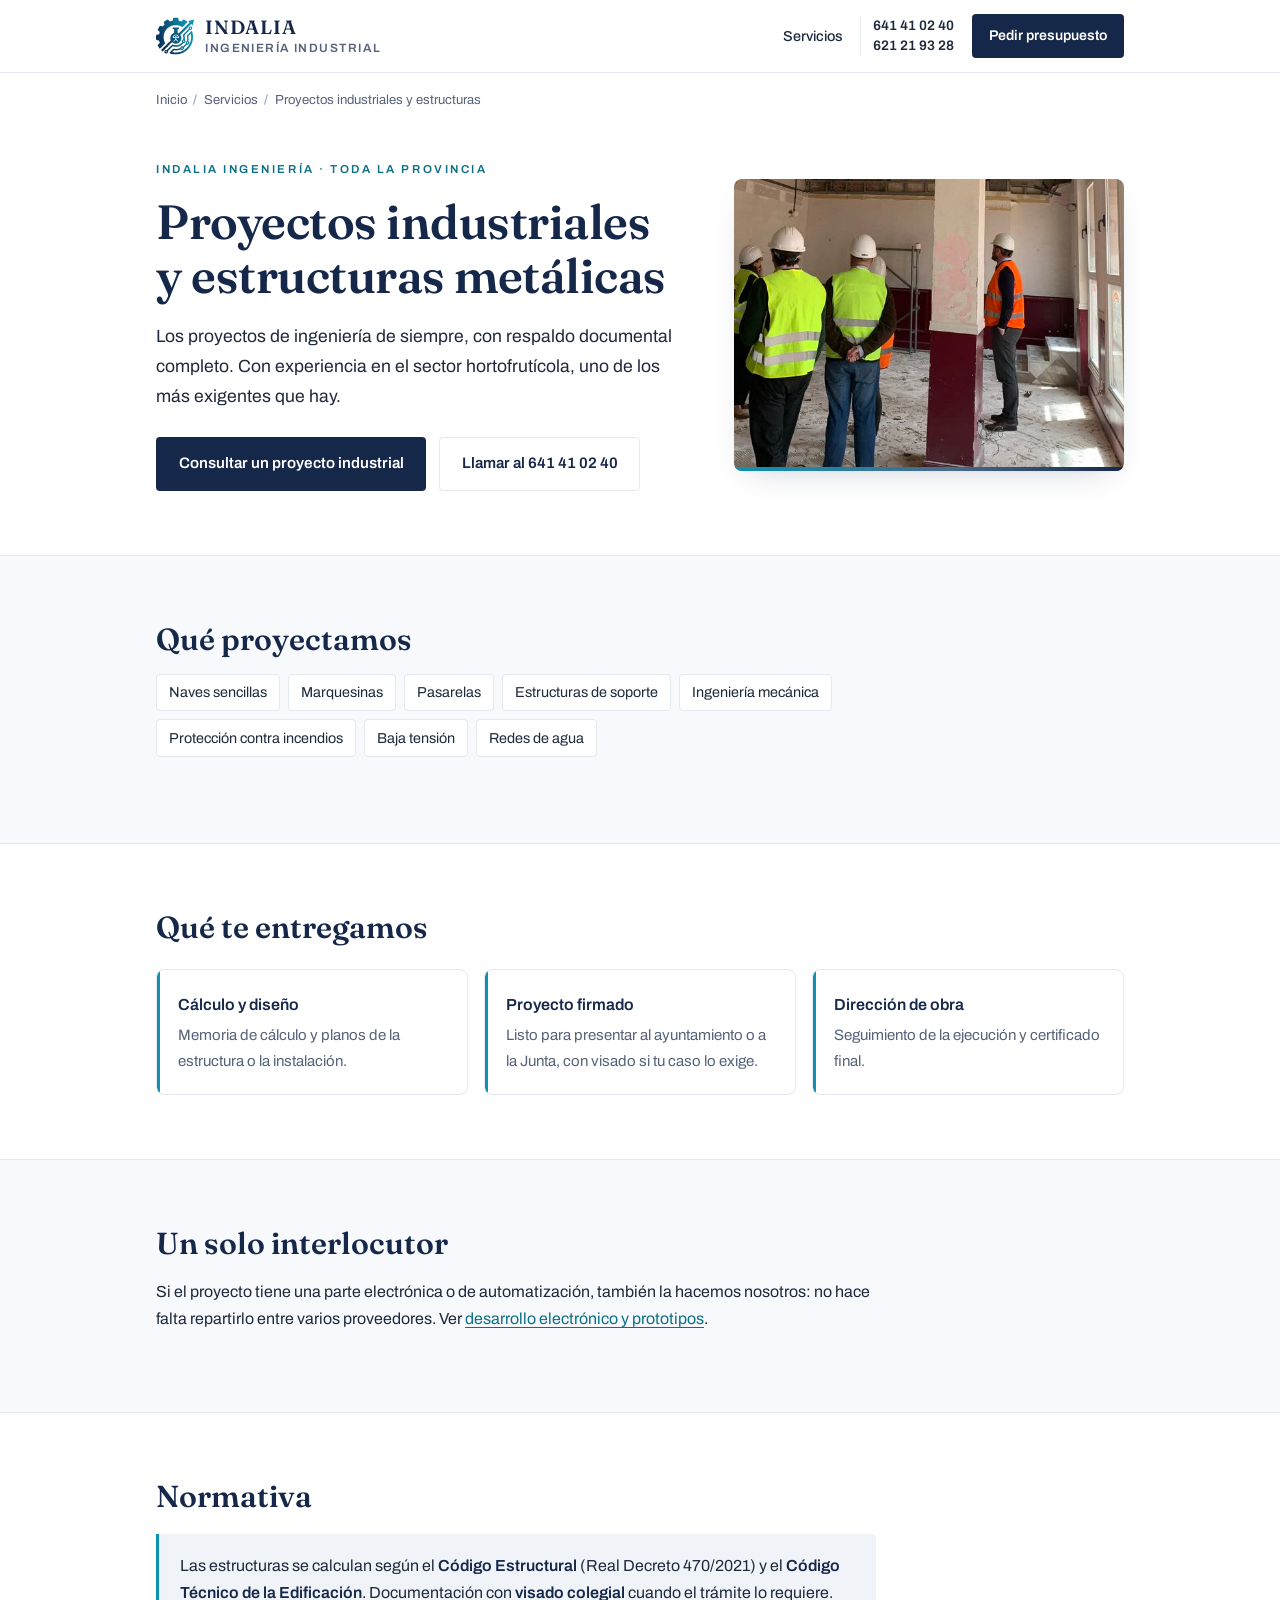
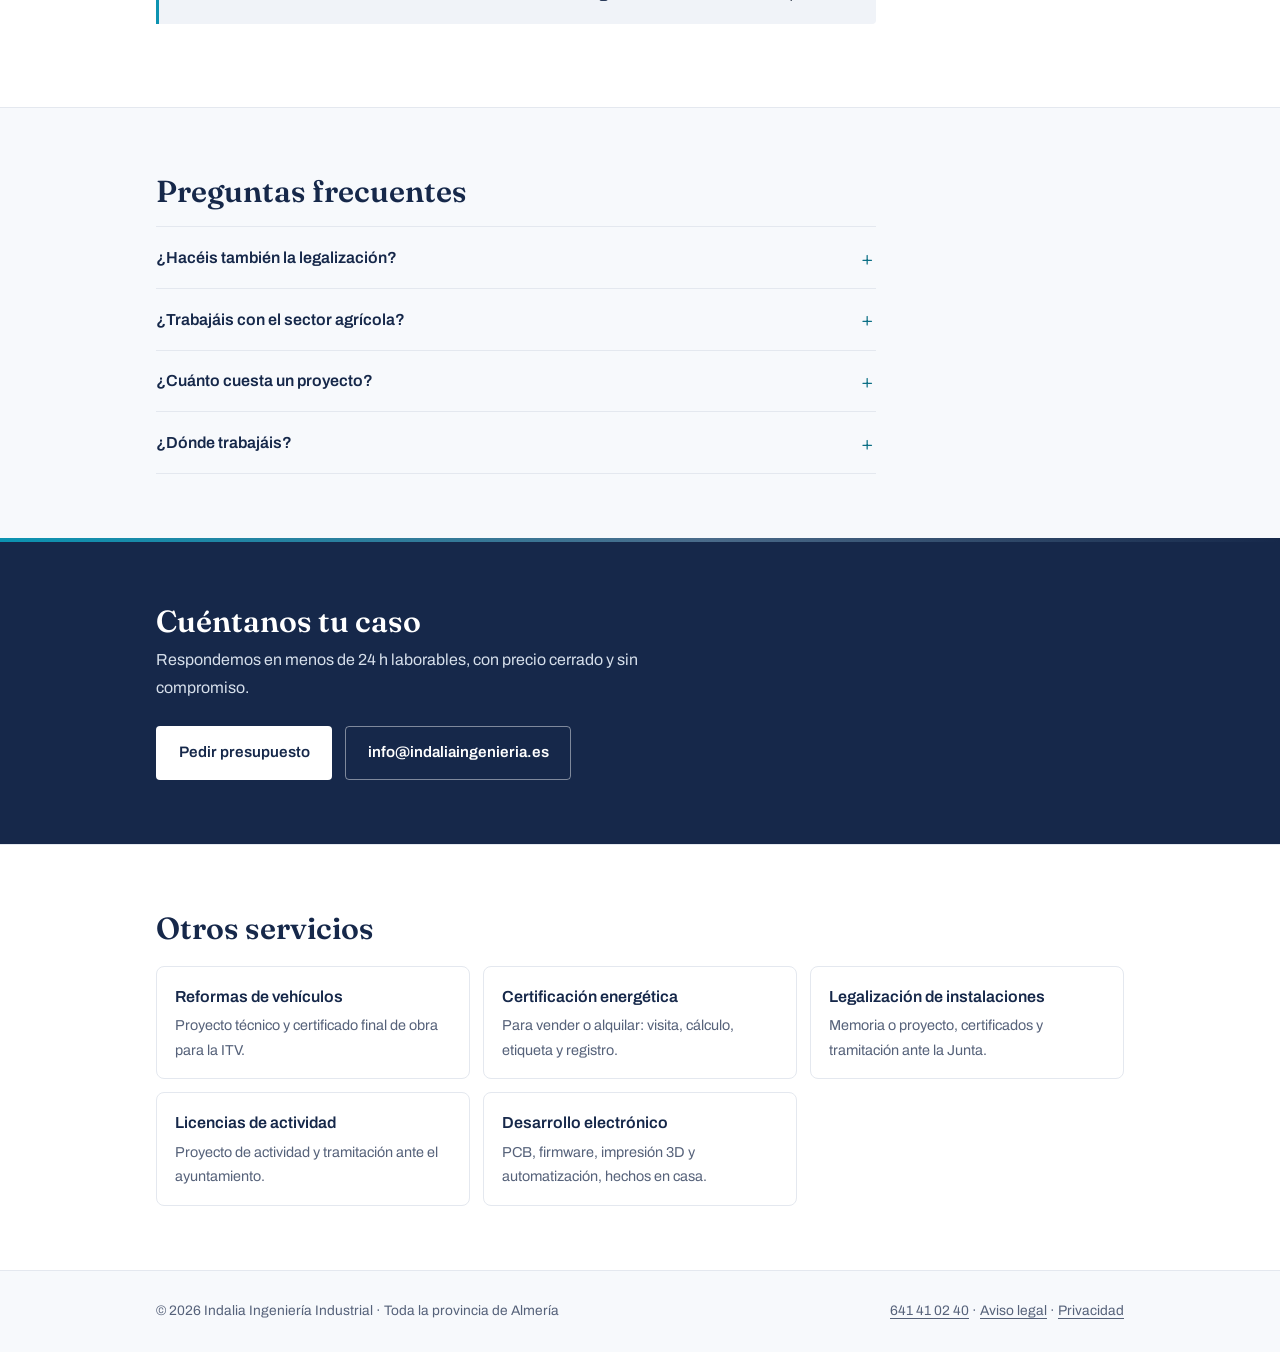
<file: proyectos-industriales-almeria.html>
<!DOCTYPE html>
<html lang="es">
<head>
<meta charset="UTF-8">
<meta name="referrer" content="strict-origin-when-cross-origin">
<meta name="viewport" content="width=device-width, initial-scale=1.0">
<title>Proyectos industriales en Almería y provincia | Indalia</title>
<meta name="description" content="Proyectos de ingeniería industrial: naves, estructuras metálicas, marquesinas, PCI, baja tensión y redes de agua, con planos y memoria de cálculo.">
<link rel="canonical" href="https://indaliaingenieria.es/proyectos-industriales-almeria">
<link rel="preload" href="fonts/v25-k3kPo8UDI-1M0wlSV9XAw6lQkqWY8Q82sLydOxI.woff2" as="font" type="font/woff2" crossorigin>
<link rel="stylesheet" href="fonts.css">
<link rel="stylesheet" href="servicio.css">
<link rel="icon" type="image/svg+xml" href="favicon.svg">
<link rel="icon" href="favicon.ico" sizes="any">
<link rel="apple-touch-icon" sizes="180x180" href="iconos/icono-180.png">
<meta name="theme-color" content="#16284A">
<meta property="og:type" content="website">
<meta property="og:locale" content="es_ES">
<meta property="og:site_name" content="Indalia Ingeniería Industrial">
<meta property="og:title" content="Proyectos industriales en Almería y provincia | Indalia">
<meta property="og:description" content="Proyectos de ingeniería industrial: naves, estructuras metálicas, marquesinas, PCI, baja tensión y redes de agua, con planos y memoria de cálculo.">
<meta property="og:url" content="https://indaliaingenieria.es/proyectos-industriales-almeria">
<meta property="og:image" content="https://indaliaingenieria.es/og-indalia.jpg">
<meta name="twitter:card" content="summary_large_image">
<script type="application/ld+json">
{
 "@context": "https://schema.org",
 "@type": "Service",
 "name": "Proyectos industriales y estructuras",
 "serviceType": "Proyectos industriales y estructuras",
 "description": "Proyectos de ingeniería industrial: naves, estructuras metálicas, marquesinas, PCI, baja tensión y redes de agua, con planos y memoria de cálculo.",
 "url": "https://indaliaingenieria.es/proyectos-industriales-almeria",
 "areaServed": [
  {
   "@type": "AdministrativeArea",
   "name": "Provincia de Almería"
  },
  {
   "@type": "AdministrativeArea",
   "name": "Andalucía"
  }
 ],
 "provider": {
  "@type": "ProfessionalService",
  "name": "Indalia Ingeniería Industrial",
  "url": "https://indaliaingenieria.es/",
  "telephone": "+34641410240",
  "email": "info@indaliaingenieria.es",
  "address": {
   "@type": "PostalAddress",
   "addressLocality": "Almería",
   "postalCode": "04006",
   "addressCountry": "ES"
  }
 }
}
</script>
<script type="application/ld+json">
{
 "@context": "https://schema.org",
 "@type": "BreadcrumbList",
 "itemListElement": [
  {
   "@type": "ListItem",
   "position": 1,
   "name": "Inicio",
   "item": "https://indaliaingenieria.es/"
  },
  {
   "@type": "ListItem",
   "position": 2,
   "name": "Proyectos industriales y estructuras",
   "item": "https://indaliaingenieria.es/proyectos-industriales-almeria"
  }
 ]
}
</script>
</head>
<body>

<header class="top">
  <div class="wrap">
    <a href="./" class="marca"><img src="logo.svg" alt="" width="38" height="38"><span>INDALIA<small>Ingeniería Industrial</small></span></a>
    <nav class="top-acciones" aria-label="Principal">
      <a href="./#servicios">Servicios</a>
      <div class="top-telefonos" aria-label="Teléfonos de contacto">
        <a href="tel:+34641410240" aria-label="Llamar al 641 41 02 40">641 41 02 40</a>
        <a href="tel:+34621219328" aria-label="Llamar al 621 21 93 28">621 21 93 28</a>
      </div>
      <a class="btn btn-primario" href="./#contacto">Pedir presupuesto</a>
    </nav>
  </div>
</header>

<main>
<nav class="migas wrap" aria-label="Ruta">
  <ol><li><a href="./">Inicio</a></li><li><a href="./#servicios">Servicios</a></li><li aria-current="page">Proyectos industriales y estructuras</li></ol>
</nav>

<section class="intro">
  <div class="wrap intro-grid">
    <div>
      <span class="kicker">Indalia Ingeniería · Toda la provincia</span>
      <h1>Proyectos industriales y estructuras metálicas</h1>
      <p class="lead">Los proyectos de ingeniería de siempre, con respaldo documental completo. Con experiencia en el sector hortofrutícola, uno de los más exigentes que hay.</p>
      <div class="intro-acciones">
        <a class="btn btn-primario" href="./#contacto">Consultar un proyecto industrial</a>
        <a class="btn btn-linea" href="tel:+34641410240">Llamar al 641 41 02 40</a>
      </div>
    </div>
    <div class="intro-media"><img src="img/servicio-industrial.jpg" alt="Visita de dirección de obra: equipo técnico con casco revisando la estructura" width="800" height="600" decoding="async" fetchpriority="high"></div>
  </div>
</section>

<section class="bloque alt">
  <div class="wrap">
    <h2>Qué proyectamos</h2>
<ul class="etiquetas">
<li>Naves sencillas</li><li>Marquesinas</li><li>Pasarelas</li>
<li>Estructuras de soporte</li><li>Ingeniería mecánica</li>
<li>Protección contra incendios</li><li>Baja tensión</li><li>Redes de agua</li>
</ul>
  </div>
</section>
<section class="bloque">
  <div class="wrap">
    <h2>Qué te entregamos</h2>
<div class="rejilla ancho">
<div class="pieza"><h3>Cálculo y diseño</h3><p>Memoria de cálculo y planos de la estructura o la instalación.</p></div>
<div class="pieza"><h3>Proyecto firmado</h3><p>Listo para presentar al ayuntamiento o a la Junta, con visado si tu caso lo exige.</p></div>
<div class="pieza"><h3>Dirección de obra</h3><p>Seguimiento de la ejecución y certificado final.</p></div>
</div>
  </div>
</section>
<section class="bloque alt">
  <div class="wrap">
    <h2>Un solo interlocutor</h2>
<p>Si el proyecto tiene una parte electrónica o de automatización, también la hacemos nosotros: no hace falta repartirlo entre varios proveedores. Ver <a href="electronica-a-medida-almeria">desarrollo electrónico y prototipos</a>.</p>
  </div>
</section>
<section class="bloque">
  <div class="wrap">
    <h2>Normativa</h2>
<div class="norma">
<p>Las estructuras se calculan según el <strong>Código Estructural</strong> (Real Decreto 470/2021) y el <strong>Código Técnico de la Edificación</strong>. Documentación con <strong>visado colegial</strong> cuando el trámite lo requiere.</p>
</div>
  </div>
</section>

<section class="bloque alt">
  <div class="wrap">
    <h2>Preguntas frecuentes</h2>
    <div class="faq">
<details><summary>¿Hacéis también la legalización?</summary><p>Sí. Del cálculo a la legalización: proyecto, dirección de obra y tramitación. Ver legalización de instalaciones y licencias de actividad.</p></details>
<details><summary>¿Trabajáis con el sector agrícola?</summary><p>Sí, conocemos por dentro el sector hortofrutícola: almacenes, naves de manipulado e instalaciones asociadas.</p></details>
<details><summary>¿Cuánto cuesta un proyecto?</summary><p>Depende del alcance. Antes de empezar te damos un presupuesto cerrado.</p></details>
<details><summary>¿Dónde trabajáis?</summary><p>En toda la provincia de Almería: la capital, El Ejido, Roquetas de Mar, Adra, Vícar, La Mojonera, Berja, Níjar, Huércal-Overa, Vera y el resto de municipios. Si el trabajo lo permite, también en el resto de Andalucía.</p></details>
    </div>
  </div>
</section>

<section class="cta">
  <div class="wrap">
    <div>
      <h2>Cuéntanos tu caso</h2>
      <p>Respondemos en menos de 24 h laborables, con precio cerrado y sin compromiso.</p>
    </div>
    <div class="acciones">
      <a class="btn btn-primario" href="./#contacto">Pedir presupuesto</a>
      <a class="btn btn-claro" href="mailto:info@indaliaingenieria.es">info@indaliaingenieria.es</a>
    </div>
  </div>
</section>

<section class="bloque">
  <div class="wrap">
    <h2>Otros servicios</h2>
    <ul class="otros ancho">
<li><a href="reformas-vehiculos-almeria">Reformas de vehículos<span>Proyecto técnico y certificado final de obra para la ITV.</span></a></li>
<li><a href="certificado-energetico-almeria">Certificación energética<span>Para vender o alquilar: visita, cálculo, etiqueta y registro.</span></a></li>
<li><a href="legalizacion-instalaciones-almeria">Legalización de instalaciones<span>Memoria o proyecto, certificados y tramitación ante la Junta.</span></a></li>
<li><a href="licencia-actividad-almeria">Licencias de actividad<span>Proyecto de actividad y tramitación ante el ayuntamiento.</span></a></li>
<li><a href="electronica-a-medida-almeria">Desarrollo electrónico<span>PCB, firmware, impresión 3D y automatización, hechos en casa.</span></a></li>
    </ul>
  </div>
</section>
</main>

<footer>
  <div class="wrap">
    <span>© 2026 Indalia Ingeniería Industrial · Toda la provincia de Almería</span>
    <span><a href="tel:+34641410240">641 41 02 40</a> · <a href="aviso-legal">Aviso legal</a> · <a href="privacidad">Privacidad</a></span>
  </div>
</footer>

</body>
</html>
</file>
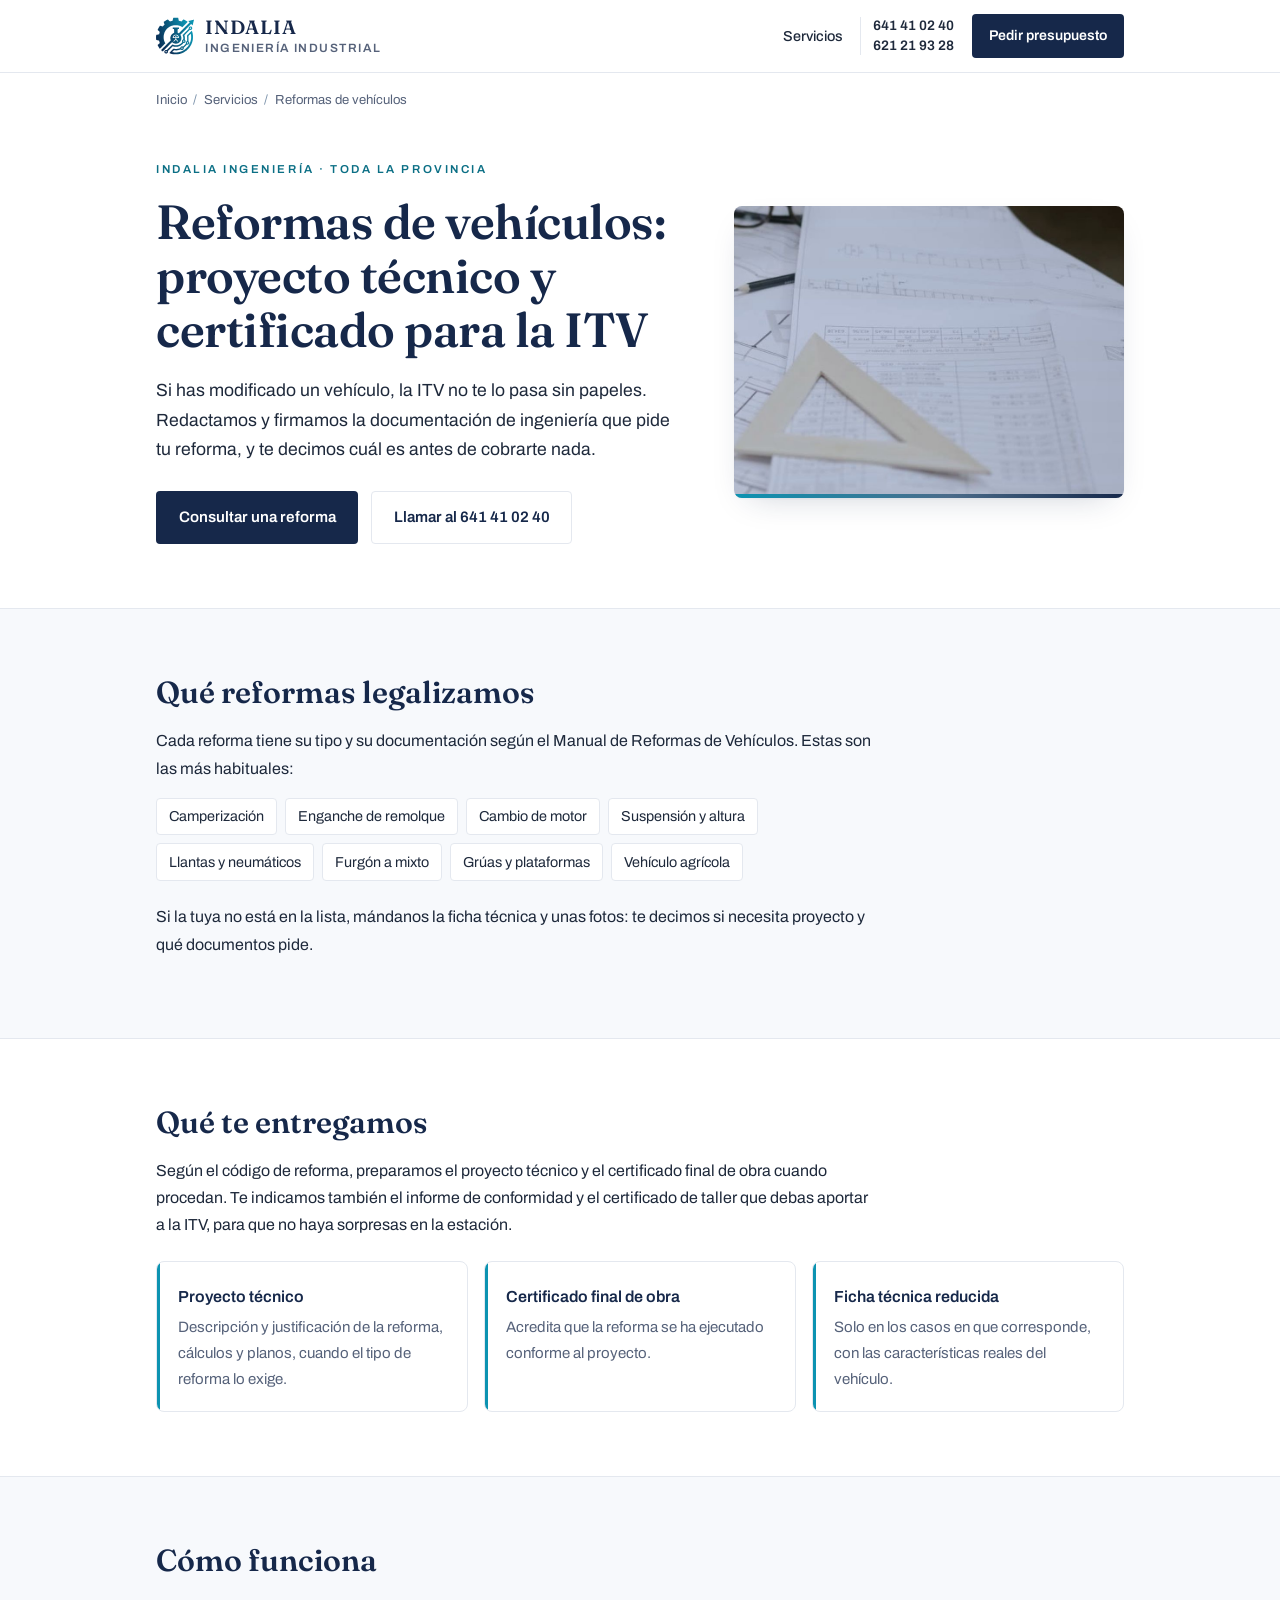
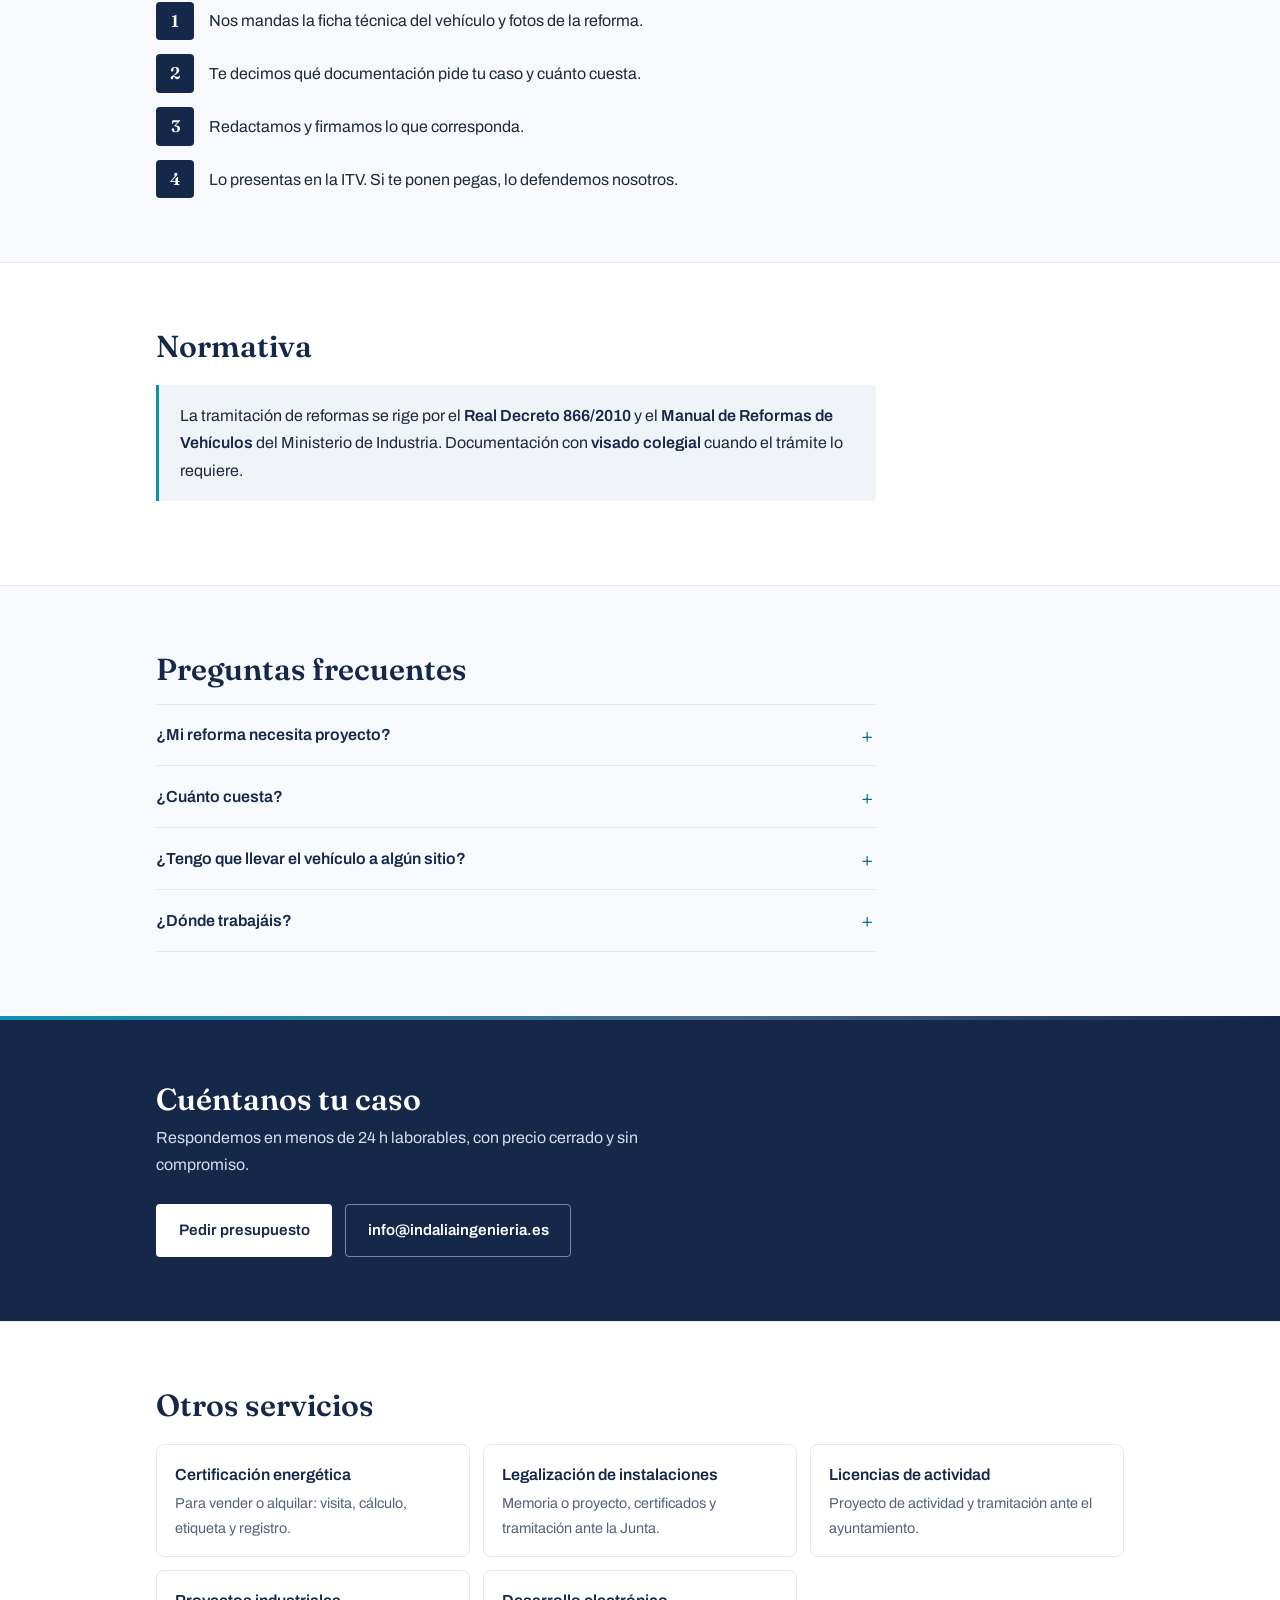
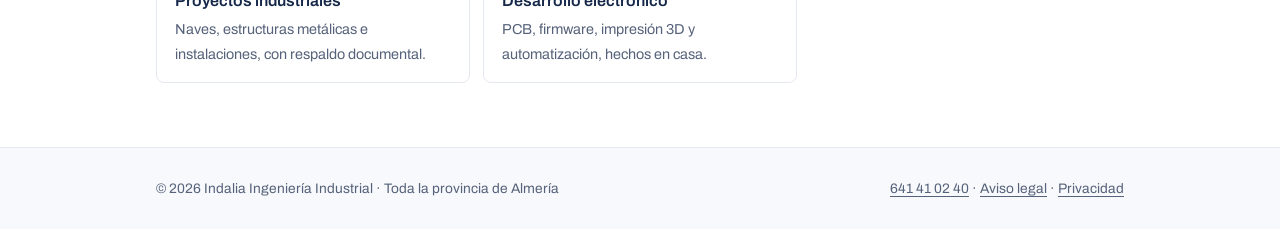
<file: reformas-vehiculos-almeria.html>
<!DOCTYPE html>
<html lang="es">
<head>
<meta charset="UTF-8">
<meta name="referrer" content="strict-origin-when-cross-origin">
<meta name="viewport" content="width=device-width, initial-scale=1.0">
<title>Reformas de vehículos en Almería y provincia | Indalia</title>
<meta name="description" content="Proyecto técnico y certificado final de obra para legalizar la reforma de tu vehículo en la ITV. Con precio cerrado antes de empezar y sin desplazarte.">
<link rel="canonical" href="https://indaliaingenieria.es/reformas-vehiculos-almeria">
<link rel="preload" href="fonts/v25-k3kPo8UDI-1M0wlSV9XAw6lQkqWY8Q82sLydOxI.woff2" as="font" type="font/woff2" crossorigin>
<link rel="stylesheet" href="fonts.css">
<link rel="stylesheet" href="servicio.css">
<link rel="icon" type="image/svg+xml" href="favicon.svg">
<link rel="icon" href="favicon.ico" sizes="any">
<link rel="apple-touch-icon" sizes="180x180" href="iconos/icono-180.png">
<meta name="theme-color" content="#16284A">
<meta property="og:type" content="website">
<meta property="og:locale" content="es_ES">
<meta property="og:site_name" content="Indalia Ingeniería Industrial">
<meta property="og:title" content="Reformas de vehículos en Almería y provincia | Indalia">
<meta property="og:description" content="Proyecto técnico y certificado final de obra para legalizar la reforma de tu vehículo en la ITV. Con precio cerrado antes de empezar y sin desplazarte.">
<meta property="og:url" content="https://indaliaingenieria.es/reformas-vehiculos-almeria">
<meta property="og:image" content="https://indaliaingenieria.es/og-indalia.jpg">
<meta name="twitter:card" content="summary_large_image">
<script type="application/ld+json">
{
 "@context": "https://schema.org",
 "@type": "Service",
 "name": "Reformas de vehículos",
 "serviceType": "Reformas de vehículos",
 "description": "Proyecto técnico y certificado final de obra para legalizar la reforma de tu vehículo en la ITV. Con precio cerrado antes de empezar y sin desplazarte.",
 "url": "https://indaliaingenieria.es/reformas-vehiculos-almeria",
 "areaServed": [
  {
   "@type": "AdministrativeArea",
   "name": "Provincia de Almería"
  },
  {
   "@type": "AdministrativeArea",
   "name": "Andalucía"
  }
 ],
 "provider": {
  "@type": "ProfessionalService",
  "name": "Indalia Ingeniería Industrial",
  "url": "https://indaliaingenieria.es/",
  "telephone": "+34641410240",
  "email": "info@indaliaingenieria.es",
  "address": {
   "@type": "PostalAddress",
   "addressLocality": "Almería",
   "postalCode": "04006",
   "addressCountry": "ES"
  }
 }
}
</script>
<script type="application/ld+json">
{
 "@context": "https://schema.org",
 "@type": "BreadcrumbList",
 "itemListElement": [
  {
   "@type": "ListItem",
   "position": 1,
   "name": "Inicio",
   "item": "https://indaliaingenieria.es/"
  },
  {
   "@type": "ListItem",
   "position": 2,
   "name": "Reformas de vehículos",
   "item": "https://indaliaingenieria.es/reformas-vehiculos-almeria"
  }
 ]
}
</script>
</head>
<body>

<header class="top">
  <div class="wrap">
    <a href="./" class="marca"><img src="logo.svg" alt="" width="38" height="38"><span>INDALIA<small>Ingeniería Industrial</small></span></a>
    <nav class="top-acciones" aria-label="Principal">
      <a href="./#servicios">Servicios</a>
      <div class="top-telefonos" aria-label="Teléfonos de contacto">
        <a href="tel:+34641410240" aria-label="Llamar al 641 41 02 40">641 41 02 40</a>
        <a href="tel:+34621219328" aria-label="Llamar al 621 21 93 28">621 21 93 28</a>
      </div>
      <a class="btn btn-primario" href="./#contacto">Pedir presupuesto</a>
    </nav>
  </div>
</header>

<main>
<nav class="migas wrap" aria-label="Ruta">
  <ol><li><a href="./">Inicio</a></li><li><a href="./#servicios">Servicios</a></li><li aria-current="page">Reformas de vehículos</li></ol>
</nav>

<section class="intro">
  <div class="wrap intro-grid">
    <div>
      <span class="kicker">Indalia Ingeniería · Toda la provincia</span>
      <h1>Reformas de vehículos: proyecto técnico y certificado para la ITV</h1>
      <p class="lead">Si has modificado un vehículo, la ITV no te lo pasa sin papeles. Redactamos y firmamos la documentación de ingeniería que pide tu reforma, y te decimos cuál es antes de cobrarte nada.</p>
      <div class="intro-acciones">
        <a class="btn btn-primario" href="./#contacto">Consultar una reforma</a>
        <a class="btn btn-linea" href="tel:+34641410240">Llamar al 641 41 02 40</a>
      </div>
    </div>
    <div class="intro-media"><img src="img/servicio-fabricacion.jpg" alt="Montaje de una pieza mecánica de precisión" width="800" height="600" decoding="async" fetchpriority="high"></div>
  </div>
</section>

<section class="bloque alt">
  <div class="wrap">
    <h2>Qué reformas legalizamos</h2>
<p>Cada reforma tiene su tipo y su documentación según el Manual de Reformas de Vehículos. Estas son las más habituales:</p>
<ul class="etiquetas">
<li>Camperización</li><li>Enganche de remolque</li><li>Cambio de motor</li>
<li>Suspensión y altura</li><li>Llantas y neumáticos</li><li>Furgón a mixto</li>
<li>Grúas y plataformas</li><li>Vehículo agrícola</li>
</ul>
<p>Si la tuya no está en la lista, mándanos la ficha técnica y unas fotos: te decimos si necesita proyecto y qué documentos pide.</p>
  </div>
</section>
<section class="bloque">
  <div class="wrap">
    <h2>Qué te entregamos</h2>
<p>Según el código de reforma, preparamos el proyecto técnico y el certificado final de obra cuando procedan. Te indicamos también el informe de conformidad y el certificado de taller que debas aportar a la ITV, para que no haya sorpresas en la estación.</p>
<div class="rejilla ancho">
<div class="pieza"><h3>Proyecto técnico</h3><p>Descripción y justificación de la reforma, cálculos y planos, cuando el tipo de reforma lo exige.</p></div>
<div class="pieza"><h3>Certificado final de obra</h3><p>Acredita que la reforma se ha ejecutado conforme al proyecto.</p></div>
<div class="pieza"><h3>Ficha técnica reducida</h3><p>Solo en los casos en que corresponde, con las características reales del vehículo.</p></div>
</div>
  </div>
</section>
<section class="bloque alt">
  <div class="wrap">
    <h2>Cómo funciona</h2>
<ol class="pasos">
<li><p>Nos mandas la ficha técnica del vehículo y fotos de la reforma.</p></li>
<li><p>Te decimos qué documentación pide tu caso y cuánto cuesta.</p></li>
<li><p>Redactamos y firmamos lo que corresponda.</p></li>
<li><p>Lo presentas en la ITV. Si te ponen pegas, lo defendemos nosotros.</p></li>
</ol>
  </div>
</section>
<section class="bloque">
  <div class="wrap">
    <h2>Normativa</h2>
<div class="norma">
<p>La tramitación de reformas se rige por el <strong>Real Decreto 866/2010</strong> y el <strong>Manual de Reformas de Vehículos</strong> del Ministerio de Industria. Documentación con <strong>visado colegial</strong> cuando el trámite lo requiere.</p>
</div>
  </div>
</section>

<section class="bloque alt">
  <div class="wrap">
    <h2>Preguntas frecuentes</h2>
    <div class="faq">
<details><summary>¿Mi reforma necesita proyecto?</summary><p>Depende del tipo de reforma. Algunas solo piden documentación del taller y otras, proyecto técnico firmado y certificado de dirección de obra. Con la ficha técnica y unas fotos te lo decimos sin compromiso.</p></details>
<details><summary>¿Cuánto cuesta?</summary><p>Depende del tipo de reforma y de la documentación que pida. Te damos un precio cerrado antes de empezar, sin coste por consultarlo.</p></details>
<details><summary>¿Tengo que llevar el vehículo a algún sitio?</summary><p>No para la documentación: la preparamos a distancia con la ficha técnica y las fotos del vehículo. Si hace falta ver el vehículo, lo acordamos contigo.</p></details>
<details><summary>¿Dónde trabajáis?</summary><p>En toda la provincia de Almería: la capital, El Ejido, Roquetas de Mar, Adra, Vícar, La Mojonera, Berja, Níjar, Huércal-Overa, Vera y el resto de municipios. Si el trabajo lo permite, también en el resto de Andalucía.</p></details>
    </div>
  </div>
</section>

<section class="cta">
  <div class="wrap">
    <div>
      <h2>Cuéntanos tu caso</h2>
      <p>Respondemos en menos de 24 h laborables, con precio cerrado y sin compromiso.</p>
    </div>
    <div class="acciones">
      <a class="btn btn-primario" href="./#contacto">Pedir presupuesto</a>
      <a class="btn btn-claro" href="mailto:info@indaliaingenieria.es">info@indaliaingenieria.es</a>
    </div>
  </div>
</section>

<section class="bloque">
  <div class="wrap">
    <h2>Otros servicios</h2>
    <ul class="otros ancho">
<li><a href="certificado-energetico-almeria">Certificación energética<span>Para vender o alquilar: visita, cálculo, etiqueta y registro.</span></a></li>
<li><a href="legalizacion-instalaciones-almeria">Legalización de instalaciones<span>Memoria o proyecto, certificados y tramitación ante la Junta.</span></a></li>
<li><a href="licencia-actividad-almeria">Licencias de actividad<span>Proyecto de actividad y tramitación ante el ayuntamiento.</span></a></li>
<li><a href="proyectos-industriales-almeria">Proyectos industriales<span>Naves, estructuras metálicas e instalaciones, con respaldo documental.</span></a></li>
<li><a href="electronica-a-medida-almeria">Desarrollo electrónico<span>PCB, firmware, impresión 3D y automatización, hechos en casa.</span></a></li>
    </ul>
  </div>
</section>
</main>

<footer>
  <div class="wrap">
    <span>© 2026 Indalia Ingeniería Industrial · Toda la provincia de Almería</span>
    <span><a href="tel:+34641410240">641 41 02 40</a> · <a href="aviso-legal">Aviso legal</a> · <a href="privacidad">Privacidad</a></span>
  </div>
</footer>

</body>
</html>
</file>
<file: fonts.css>
/* Tipografias autoalojadas - Archivo y Fraunces (SIL Open Font License 1.1)
   Descargadas de Google Fonts el 14/09/2026 y servidas desde el propio dominio,
   para no transmitir la IP de los visitantes a los servidores de Google. */

/* latin-ext */
@font-face {
  font-family: 'Archivo';
  font-style: normal;
  font-weight: 400;
  font-stretch: 100%;
  font-display: swap;
  src: url(fonts/v25-k3kPo8UDI-1M0wlSV9XAw6lQkqWY8Q82sLyTOxK-vA.woff2) format('woff2');
  unicode-range: U+0100-02BA, U+02BD-02C5, U+02C7-02CC, U+02CE-02D7, U+02DD-02FF, U+0304, U+0308, U+0329, U+1D00-1DBF, U+1E00-1E9F, U+1EF2-1EFF, U+2020, U+20A0-20AB, U+20AD-20C0, U+2113, U+2C60-2C7F, U+A720-A7FF;
}

/* latin */
@font-face {
  font-family: 'Archivo';
  font-style: normal;
  font-weight: 400;
  font-stretch: 100%;
  font-display: swap;
  src: url(fonts/v25-k3kPo8UDI-1M0wlSV9XAw6lQkqWY8Q82sLydOxI.woff2) format('woff2');
  unicode-range: U+0000-00FF, U+0131, U+0152-0153, U+02BB-02BC, U+02C6, U+02DA, U+02DC, U+0304, U+0308, U+0329, U+2000-206F, U+20AC, U+2122, U+2191, U+2193, U+2212, U+2215, U+FEFF, U+FFFD;
}

/* latin-ext */
@font-face {
  font-family: 'Archivo';
  font-style: normal;
  font-weight: 500;
  font-stretch: 100%;
  font-display: swap;
  src: url(fonts/v25-k3kPo8UDI-1M0wlSV9XAw6lQkqWY8Q82sLyTOxK-vA.woff2) format('woff2');
  unicode-range: U+0100-02BA, U+02BD-02C5, U+02C7-02CC, U+02CE-02D7, U+02DD-02FF, U+0304, U+0308, U+0329, U+1D00-1DBF, U+1E00-1E9F, U+1EF2-1EFF, U+2020, U+20A0-20AB, U+20AD-20C0, U+2113, U+2C60-2C7F, U+A720-A7FF;
}

/* latin */
@font-face {
  font-family: 'Archivo';
  font-style: normal;
  font-weight: 500;
  font-stretch: 100%;
  font-display: swap;
  src: url(fonts/v25-k3kPo8UDI-1M0wlSV9XAw6lQkqWY8Q82sLydOxI.woff2) format('woff2');
  unicode-range: U+0000-00FF, U+0131, U+0152-0153, U+02BB-02BC, U+02C6, U+02DA, U+02DC, U+0304, U+0308, U+0329, U+2000-206F, U+20AC, U+2122, U+2191, U+2193, U+2212, U+2215, U+FEFF, U+FFFD;
}

/* latin-ext */
@font-face {
  font-family: 'Archivo';
  font-style: normal;
  font-weight: 600;
  font-stretch: 100%;
  font-display: swap;
  src: url(fonts/v25-k3kPo8UDI-1M0wlSV9XAw6lQkqWY8Q82sLyTOxK-vA.woff2) format('woff2');
  unicode-range: U+0100-02BA, U+02BD-02C5, U+02C7-02CC, U+02CE-02D7, U+02DD-02FF, U+0304, U+0308, U+0329, U+1D00-1DBF, U+1E00-1E9F, U+1EF2-1EFF, U+2020, U+20A0-20AB, U+20AD-20C0, U+2113, U+2C60-2C7F, U+A720-A7FF;
}

/* latin */
@font-face {
  font-family: 'Archivo';
  font-style: normal;
  font-weight: 600;
  font-stretch: 100%;
  font-display: swap;
  src: url(fonts/v25-k3kPo8UDI-1M0wlSV9XAw6lQkqWY8Q82sLydOxI.woff2) format('woff2');
  unicode-range: U+0000-00FF, U+0131, U+0152-0153, U+02BB-02BC, U+02C6, U+02DA, U+02DC, U+0304, U+0308, U+0329, U+2000-206F, U+20AC, U+2122, U+2191, U+2193, U+2212, U+2215, U+FEFF, U+FFFD;
}

/* latin-ext */
@font-face {
  font-family: 'Archivo';
  font-style: normal;
  font-weight: 700;
  font-stretch: 100%;
  font-display: swap;
  src: url(fonts/v25-k3kPo8UDI-1M0wlSV9XAw6lQkqWY8Q82sLyTOxK-vA.woff2) format('woff2');
  unicode-range: U+0100-02BA, U+02BD-02C5, U+02C7-02CC, U+02CE-02D7, U+02DD-02FF, U+0304, U+0308, U+0329, U+1D00-1DBF, U+1E00-1E9F, U+1EF2-1EFF, U+2020, U+20A0-20AB, U+20AD-20C0, U+2113, U+2C60-2C7F, U+A720-A7FF;
}

/* latin */
@font-face {
  font-family: 'Archivo';
  font-style: normal;
  font-weight: 700;
  font-stretch: 100%;
  font-display: swap;
  src: url(fonts/v25-k3kPo8UDI-1M0wlSV9XAw6lQkqWY8Q82sLydOxI.woff2) format('woff2');
  unicode-range: U+0000-00FF, U+0131, U+0152-0153, U+02BB-02BC, U+02C6, U+02DA, U+02DC, U+0304, U+0308, U+0329, U+2000-206F, U+20AC, U+2122, U+2191, U+2193, U+2212, U+2215, U+FEFF, U+FFFD;
}

/* latin-ext */
@font-face {
  font-family: 'Fraunces';
  font-style: normal;
  font-weight: 400;
  font-display: swap;
  src: url(fonts/v38-6NU78FyLNQOQZAnv9bYEvDiIdE9Ea92uemAk_WBq8U_9v0c2Wa0KxCFTeO-U.woff2) format('woff2');
  unicode-range: U+0100-02BA, U+02BD-02C5, U+02C7-02CC, U+02CE-02D7, U+02DD-02FF, U+0304, U+0308, U+0329, U+1D00-1DBF, U+1E00-1E9F, U+1EF2-1EFF, U+2020, U+20A0-20AB, U+20AD-20C0, U+2113, U+2C60-2C7F, U+A720-A7FF;
}

/* latin */
@font-face {
  font-family: 'Fraunces';
  font-style: normal;
  font-weight: 400;
  font-display: swap;
  src: url(fonts/v38-6NU78FyLNQOQZAnv9bYEvDiIdE9Ea92uemAk_WBq8U_9v0c2Wa0KxC9TeA.woff2) format('woff2');
  unicode-range: U+0000-00FF, U+0131, U+0152-0153, U+02BB-02BC, U+02C6, U+02DA, U+02DC, U+0304, U+0308, U+0329, U+2000-206F, U+20AC, U+2122, U+2191, U+2193, U+2212, U+2215, U+FEFF, U+FFFD;
}

/* latin-ext */
@font-face {
  font-family: 'Fraunces';
  font-style: normal;
  font-weight: 500;
  font-display: swap;
  src: url(fonts/v38-6NU78FyLNQOQZAnv9bYEvDiIdE9Ea92uemAk_WBq8U_9v0c2Wa0KxCFTeO-U.woff2) format('woff2');
  unicode-range: U+0100-02BA, U+02BD-02C5, U+02C7-02CC, U+02CE-02D7, U+02DD-02FF, U+0304, U+0308, U+0329, U+1D00-1DBF, U+1E00-1E9F, U+1EF2-1EFF, U+2020, U+20A0-20AB, U+20AD-20C0, U+2113, U+2C60-2C7F, U+A720-A7FF;
}

/* latin */
@font-face {
  font-family: 'Fraunces';
  font-style: normal;
  font-weight: 500;
  font-display: swap;
  src: url(fonts/v38-6NU78FyLNQOQZAnv9bYEvDiIdE9Ea92uemAk_WBq8U_9v0c2Wa0KxC9TeA.woff2) format('woff2');
  unicode-range: U+0000-00FF, U+0131, U+0152-0153, U+02BB-02BC, U+02C6, U+02DA, U+02DC, U+0304, U+0308, U+0329, U+2000-206F, U+20AC, U+2122, U+2191, U+2193, U+2212, U+2215, U+FEFF, U+FFFD;
}

/* latin-ext */
@font-face {
  font-family: 'Fraunces';
  font-style: normal;
  font-weight: 600;
  font-display: swap;
  src: url(fonts/v38-6NU78FyLNQOQZAnv9bYEvDiIdE9Ea92uemAk_WBq8U_9v0c2Wa0KxCFTeO-U.woff2) format('woff2');
  unicode-range: U+0100-02BA, U+02BD-02C5, U+02C7-02CC, U+02CE-02D7, U+02DD-02FF, U+0304, U+0308, U+0329, U+1D00-1DBF, U+1E00-1E9F, U+1EF2-1EFF, U+2020, U+20A0-20AB, U+20AD-20C0, U+2113, U+2C60-2C7F, U+A720-A7FF;
}

/* latin */
@font-face {
  font-family: 'Fraunces';
  font-style: normal;
  font-weight: 600;
  font-display: swap;
  src: url(fonts/v38-6NU78FyLNQOQZAnv9bYEvDiIdE9Ea92uemAk_WBq8U_9v0c2Wa0KxC9TeA.woff2) format('woff2');
  unicode-range: U+0000-00FF, U+0131, U+0152-0153, U+02BB-02BC, U+02C6, U+02DA, U+02DC, U+0304, U+0308, U+0329, U+2000-206F, U+20AC, U+2122, U+2191, U+2193, U+2212, U+2215, U+FEFF, U+FFFD;
}
</file>
<file: servicio.css>
/* =====================================================================
   PÁGINAS DE SERVICIO · hoja común
   Las genera herramientas/paginas_servicio.py. Mismo sistema de diseño
   que index.html: Fraunces + Archivo, marino / cian, esquinas de 4 px.
   Sin JavaScript y sin animaciones de entrada: todo se lee tal cual.
===================================================================== */
:root{
  --navy:#16284A; --navy-deep:#0F1E3A; --steel:#4A6B8A; --steel-soft:#7C93AB;
  --cian:#0C93B1; --cian-txt:#0B6F85; --cian-claro:#2BB4D0;
  --slate:#1E293B; --slate-soft:#56627A; --line:#E4E8EF; --line-soft:#EEF1F6;
  --paper:#FFFFFF; --paper-2:#F7F9FC; --paper-3:#F0F3F8;
  --radio:4px; --radio-lg:8px; --max:1080px; --texto:720px;
  --t:.4s cubic-bezier(.22,1,.36,1);
  --grad:linear-gradient(90deg,var(--cian) 0%,var(--steel) 55%,var(--navy) 100%);
}
*{margin:0;padding:0;box-sizing:border-box}
html{scroll-behavior:smooth}
@media (prefers-reduced-motion:reduce){html{scroll-behavior:auto}*{transition:none!important}}
body{
  font-family:'Archivo',system-ui,sans-serif; background:var(--paper);
  color:var(--slate); line-height:1.7; font-size:16px;
  -webkit-font-smoothing:antialiased;
}
img{max-width:100%;height:auto;display:block}
.wrap{width:100%;max-width:var(--max);margin-inline:auto;padding-inline:clamp(16px,5vw,56px)}
a{color:var(--cian-txt);text-underline-offset:3px;transition:var(--t)}
a:hover{color:var(--navy)}
strong{color:var(--navy);font-weight:600}

/* ---- Cabecera ---- */
.top{border-bottom:1px solid var(--line);background:var(--paper)}
.top .wrap{display:flex;align-items:center;justify-content:space-between;gap:1rem;padding-block:.9rem;flex-wrap:wrap}
.marca{display:flex;align-items:center;gap:.7rem;text-decoration:none}
.marca img{width:38px;height:38px}
.marca span{font-family:'Fraunces',serif;font-weight:600;font-size:1.2rem;letter-spacing:.04em;color:var(--navy);line-height:1.1}
.marca small{display:block;font-family:'Archivo',sans-serif;font-size:.75rem;font-weight:600;letter-spacing:.12em;text-transform:uppercase;color:var(--slate-soft);margin-top:.2rem}
.top-acciones{display:flex;align-items:center;gap:1.1rem;flex-wrap:wrap}
.top-acciones a:not(.btn){font-size:.9rem;font-weight:500;color:var(--slate);text-decoration:none}
.top-acciones a:not(.btn):hover{color:var(--navy)}
.top-telefonos{display:flex;flex-direction:column;gap:.1rem;padding-left:.75rem;border-left:1px solid var(--line)}
.top-acciones .top-telefonos a{white-space:nowrap;font-size:.86rem;font-weight:600;line-height:1.3;font-variant-numeric:tabular-nums}

/* ---- Botones ---- */
.btn{display:inline-flex;align-items:center;gap:.5rem;padding:.8rem 1.35rem;border-radius:var(--radio);font-weight:600;font-size:.95rem;text-decoration:none;border:1px solid transparent;transition:var(--t)}
.btn-primario{background:var(--navy);color:#fff}
.btn-primario:hover{background:var(--navy-deep);color:#fff}
.btn-claro{background:transparent;color:#fff;border-color:rgba(255,255,255,.45)}
.btn-claro:hover{border-color:#fff;color:#fff}
.btn-linea{background:transparent;color:var(--navy);border-color:var(--line)}
.btn-linea:hover{border-color:var(--navy);color:var(--navy)}
.top .btn{padding:.55rem 1rem;font-size:.88rem}

/* ---- Migas ---- */
.migas{font-size:.82rem;color:var(--slate-soft);padding-block:1rem 0}
.migas ol{list-style:none;display:flex;flex-wrap:wrap;gap:.4rem}
.migas li+li::before{content:"/";margin-right:.4rem;color:var(--steel-soft)}
.migas a{color:var(--slate-soft);text-decoration:none}
.migas a:hover{color:var(--navy)}

/* ---- Cabecera de servicio ---- */
.intro{padding-block:clamp(1.6rem,4vw,3rem) clamp(2.5rem,6vw,4rem)}
.intro-grid{display:grid;grid-template-columns:1.15fr .85fr;gap:clamp(1.8rem,4vw,3.5rem);align-items:center}
.intro-grid>*{min-width:0}
.kicker{font-size:.72rem;font-weight:600;letter-spacing:.22em;text-transform:uppercase;color:var(--cian-txt);display:block;margin-bottom:1rem}
h1{font-family:'Fraunces',serif;font-weight:600;font-size:clamp(2rem,4.6vw,3rem);line-height:1.12;color:var(--navy);letter-spacing:-.01em;margin-bottom:1.2rem}
.lead{font-size:1.1rem;color:var(--slate);margin-bottom:1.6rem;max-width:36em}
.intro-acciones{display:flex;gap:.8rem;flex-wrap:wrap}
.intro-media{position:relative;border-radius:var(--radio-lg);overflow:hidden;box-shadow:0 1px 2px rgba(22,40,74,.04),0 12px 32px -16px rgba(22,40,74,.25)}
.intro-media::after{content:"";position:absolute;left:0;right:0;bottom:0;height:4px;background:var(--grad)}
.intro-media img{width:100%;aspect-ratio:4/3;object-fit:cover}

/* ---- Bloques de texto ---- */
.bloque{padding-block:clamp(2.5rem,6vw,4rem);border-top:1px solid var(--line)}
.bloque.alt{background:var(--paper-2)}
.bloque .wrap>*{max-width:var(--texto)}
.bloque .wrap>.ancho{max-width:none}
h2{font-family:'Fraunces',serif;font-weight:600;font-size:clamp(1.45rem,3vw,1.9rem);line-height:1.25;color:var(--navy);margin-bottom:1rem}
h3{font-size:1.02rem;font-weight:600;color:var(--navy);margin:1.4rem 0 .4rem}
.bloque p{margin-bottom:1rem}
.bloque ul:not(.etiquetas),.bloque ol{margin:0 0 1.1rem 1.2rem}
.bloque li{margin-bottom:.45rem}

.etiquetas{list-style:none;display:flex;flex-wrap:wrap;gap:.5rem;margin:.4rem 0 1.4rem}
.etiquetas li{border:1px solid var(--line);background:var(--paper);border-radius:var(--radio);padding:.35rem .75rem;font-size:.9rem;color:var(--slate);margin:0}

/* Tarjetas de lo que se entrega */
.rejilla{display:grid;grid-template-columns:repeat(auto-fit,minmax(min(100%,230px),1fr));gap:1rem;margin-top:1.4rem}
.pieza{background:var(--paper);border:1px solid var(--line);border-radius:var(--radio-lg);padding:1.3rem 1.3rem 1.2rem;position:relative;overflow:hidden;transition:var(--t)}
.pieza::before{content:"";position:absolute;left:0;top:0;bottom:0;width:3px;background:var(--cian)}
.pieza:hover{border-color:var(--steel-soft);transform:translateY(-2px)}
.pieza h3{margin:0 0 .35rem;font-size:1rem}
.pieza p{margin:0;font-size:.94rem;color:var(--slate-soft)}

/* Pasos */
.pasos{list-style:none;counter-reset:paso;margin:1.4rem 0 0!important;display:grid;gap:.9rem}
.pasos li{counter-increment:paso;display:grid;grid-template-columns:2.4rem 1fr;gap:.9rem;align-items:start;margin:0!important}
.pasos li::before{content:counter(paso);font-family:'Fraunces',serif;font-weight:600;font-size:1.05rem;color:#fff;background:var(--navy);width:2.4rem;height:2.4rem;border-radius:var(--radio);display:grid;place-items:center}
.pasos li p{margin:0;padding-top:.35rem}

/* Normativa */
.norma{background:var(--paper-3);border-left:3px solid var(--cian);padding:1.1rem 1.3rem;border-radius:0 var(--radio) var(--radio) 0;margin:1.2rem 0}
.norma ul{margin-bottom:0!important}
.norma p:last-child{margin-bottom:0}

/* Preguntas */
.faq{border-top:1px solid var(--line);margin-top:1rem}
.faq details{border-bottom:1px solid var(--line)}
.faq summary{cursor:pointer;list-style:none;padding:1.05rem 2rem 1.05rem 0;font-weight:600;color:var(--navy);position:relative}
.faq summary::-webkit-details-marker{display:none}
.faq summary::after{content:"+";position:absolute;right:.2rem;top:.85rem;font-family:'Fraunces',serif;font-size:1.4rem;color:var(--cian-txt);transition:var(--t)}
.faq details[open] summary::after{transform:rotate(45deg)}
.faq summary:hover{color:var(--cian-txt)}
.faq summary:focus-visible{outline:2px solid var(--cian);outline-offset:2px}
.faq details p{padding-bottom:1.1rem;margin:0}
@media print{.faq details{display:block}.faq details>*{display:block!important}}

/* ---- Llamada a la acción ---- */
.cta{background:var(--navy);color:#fff;position:relative;overflow:hidden}
.cta::before{content:"";position:absolute;left:0;right:0;top:0;height:4px;background:var(--grad)}
.cta .wrap{padding-block:clamp(2.6rem,6vw,4rem);display:flex;align-items:center;justify-content:space-between;gap:1.6rem;flex-wrap:wrap}
.cta h2{color:#fff;margin-bottom:.4rem}
.cta p{color:#D5DEEA;margin:0;max-width:34em}
.cta .acciones{display:flex;gap:.8rem;flex-wrap:wrap}
.cta .btn-primario{background:#fff;color:var(--navy)}
.cta .btn-primario:hover{background:var(--paper-3);color:var(--navy)}

/* ---- Otros servicios ---- */
.otros{list-style:none;display:grid;grid-template-columns:repeat(auto-fit,minmax(min(100%,260px),1fr));gap:.8rem;margin:1.2rem 0 0!important}
.otros li{margin:0!important}
.otros a{display:block;height:100%;border:1px solid var(--line);border-radius:var(--radio-lg);padding:1rem 1.15rem;text-decoration:none;color:var(--navy);font-weight:600;background:var(--paper);transition:var(--t)}
.otros a span{display:block;font-weight:400;font-size:.9rem;color:var(--slate-soft);margin-top:.2rem}
.otros a:hover{border-color:var(--cian);transform:translateY(-2px)}

/* ---- Pie ---- */
footer{border-top:1px solid var(--line);background:var(--paper-2)}
footer .wrap{padding-block:1.8rem;display:flex;justify-content:space-between;gap:1rem;flex-wrap:wrap;font-size:.86rem;color:var(--slate-soft)}
footer a{color:var(--slate-soft)}
footer a:hover{color:var(--navy)}

a:focus-visible,.btn:focus-visible{outline:2px solid var(--cian);outline-offset:3px}

@media (max-width:820px){
  .intro-grid{grid-template-columns:1fr}
  .intro-media{order:-1}
  .intro-media img{aspect-ratio:16/9}
}
@media (max-width:560px){
  body{font-size:15px}
  .top-acciones{width:100%;display:grid;grid-template-columns:1fr auto;gap:.5rem}
  .top-telefonos{grid-column:1/-1;grid-row:1;flex-direction:row;justify-content:space-between;padding:.35rem 0 0;border-left:0;border-top:1px solid var(--line)}
  .top-acciones > a:not(.btn){grid-column:1;grid-row:2;align-self:center}
  .top-acciones .btn{grid-column:2;grid-row:2}
  .intro-acciones .btn,.cta .acciones .btn{flex:1 1 100%;justify-content:center}
}
</file>
